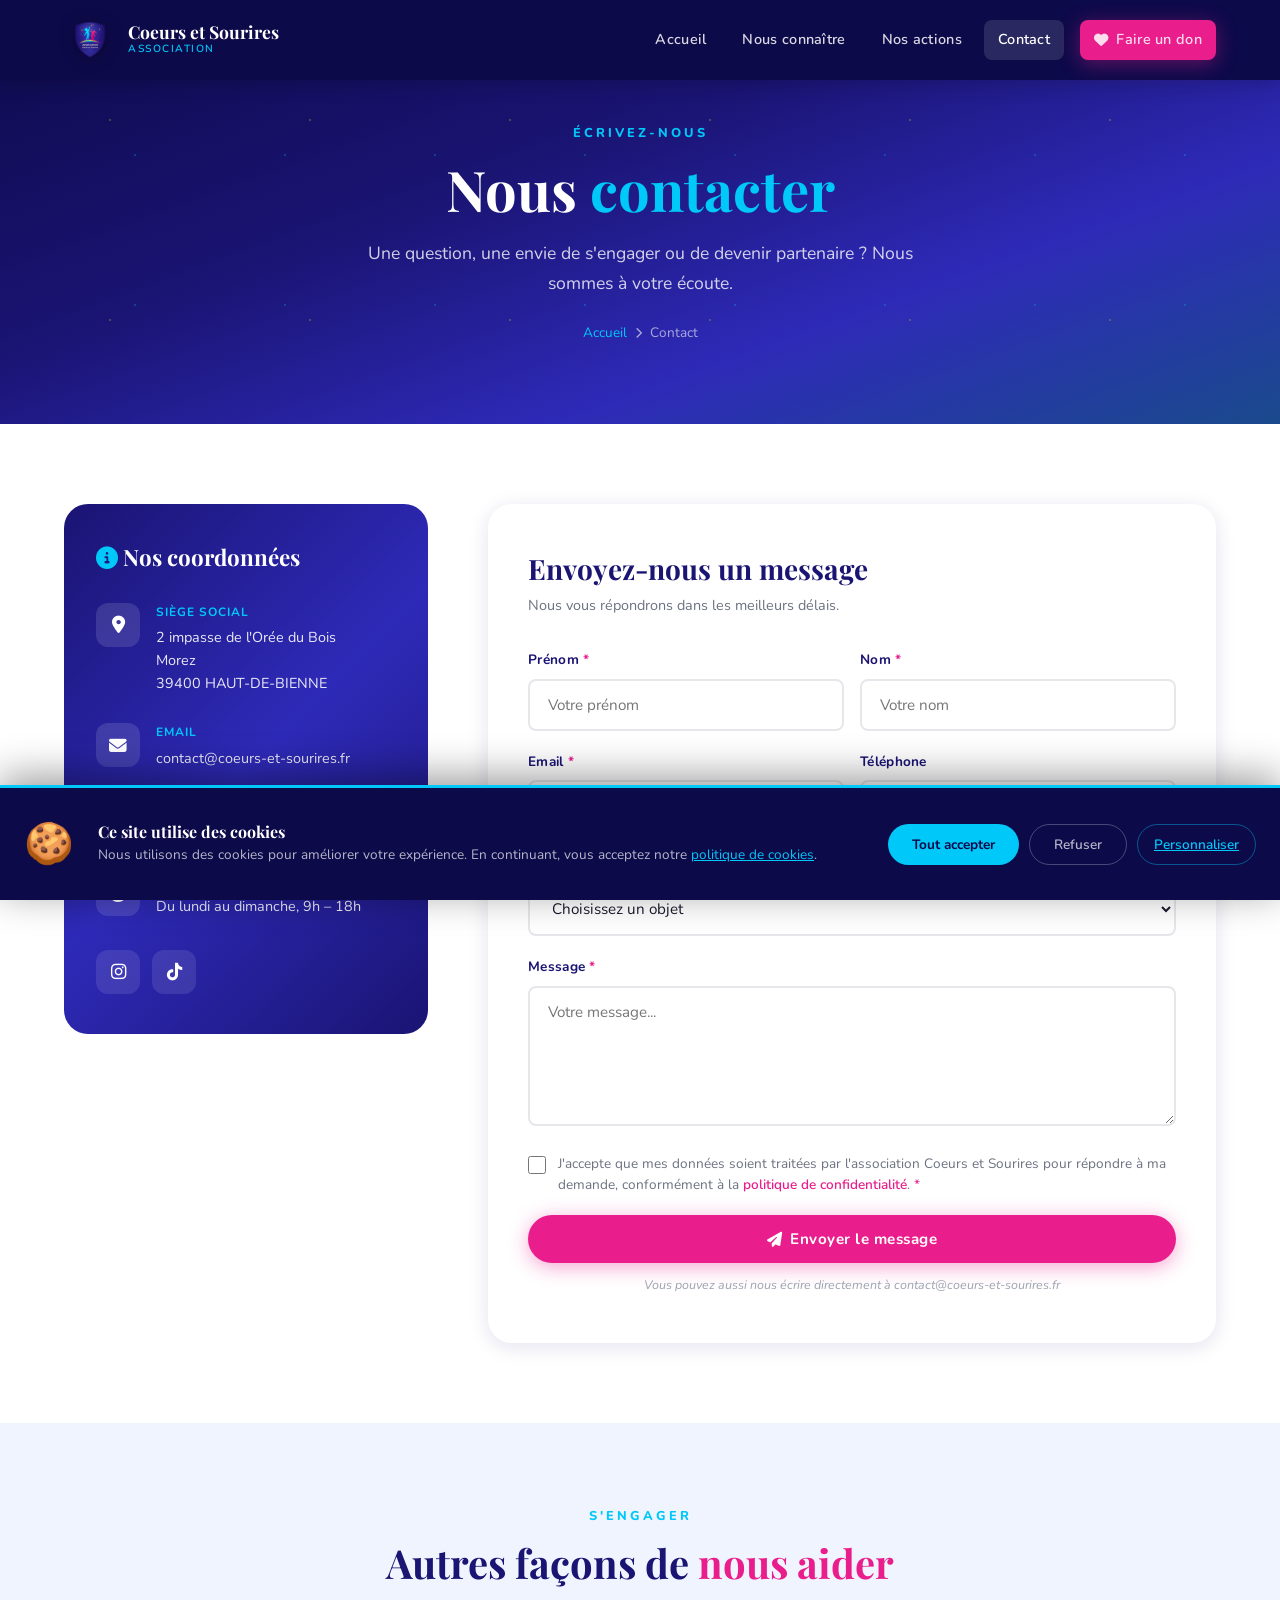
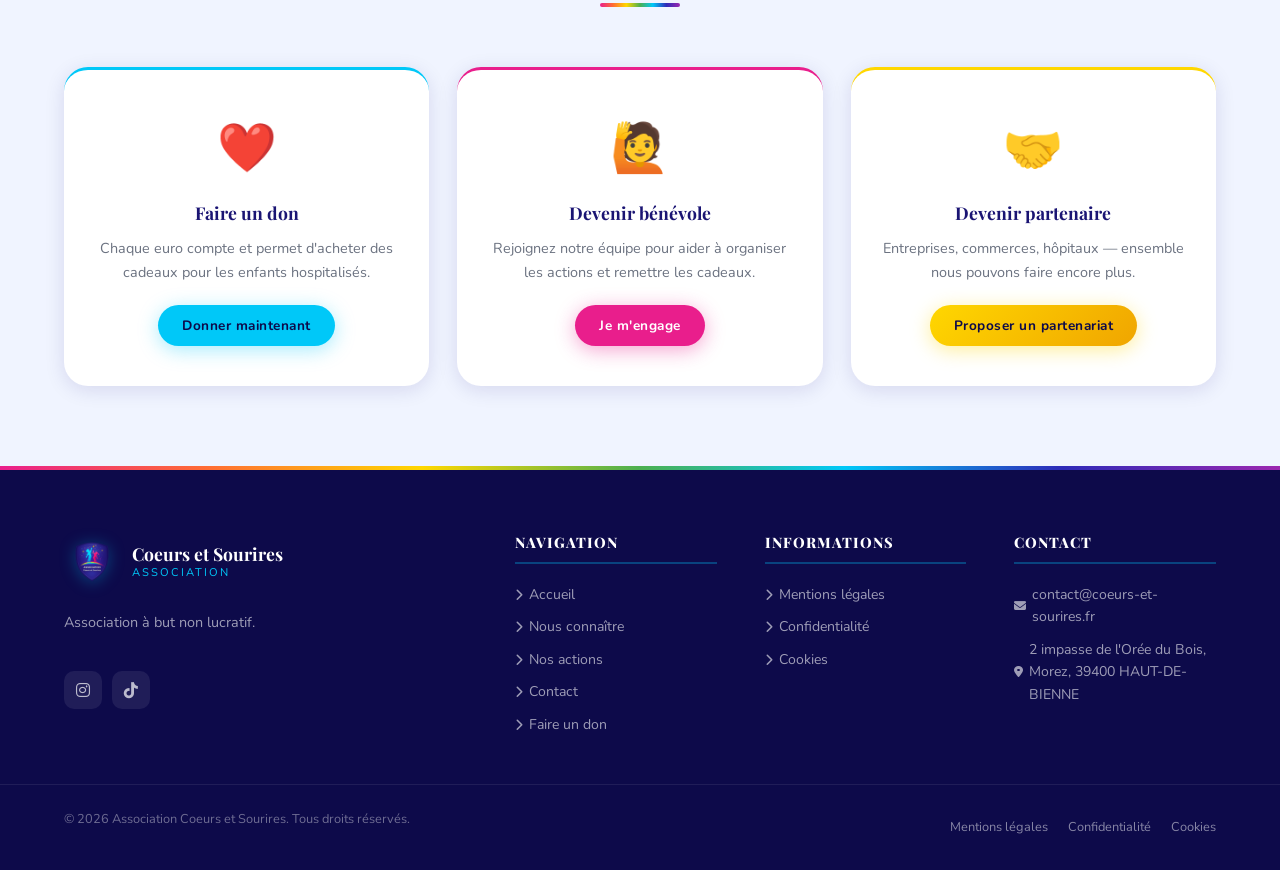
<file: contact.html>
<!DOCTYPE html>
<html lang="fr">
<head>
  <meta charset="UTF-8" />
  <meta name="viewport" content="width=device-width, initial-scale=1.0" />
  <meta name="description" content="Contactez l'association Coeurs et Sourires. Devenez bénévole, partenaire ou posez-nous vos questions." />
  <title>Contact – Association Coeurs et Sourires</title>
  <link rel="icon" type="image/png" href="images/logo.png" />
  <link rel="stylesheet" href="css/style.css" />
  <link rel="stylesheet" href="https://cdnjs.cloudflare.com/ajax/libs/font-awesome/6.5.0/css/all.min.css" />
</head>
<body>



  <nav class="navbar solid">
    <div class="nav-container">
      <a href="index.html" class="nav-logo">
        <img src="images/logo.png" alt="Logo Association Coeurs et Sourires" />
        <div class="nav-logo-text">
          <span class="nav-logo-name">Coeurs et Sourires</span>
          <span class="nav-logo-tagline">Association</span>
        </div>
      </a>
      <button class="nav-toggle" aria-label="Menu">
        <span></span><span></span><span></span>
      </button>
      <div class="nav-links">
        <a href="index.html">Accueil</a>
        <a href="nous-connaitre.html">Nous connaître</a>
        <a href="nos-actions.html">Nos actions</a>
        <a href="contact.html" class="active">Contact</a>
        <a href="faire-un-don.html" class="btn btn-primary btn-sm nav-cta">
          <i class="fas fa-heart"></i> Faire un don
        </a>
      </div>
    </div>
  </nav>

  <section class="page-hero">
    <div class="page-hero-stars"></div>
    <div class="container page-hero-content">
      <span class="section-label">Écrivez-nous</span>
      <h1 class="page-hero-title">Nous <span>contacter</span></h1>
      <p class="page-hero-desc">Une question, une envie de s'engager ou de devenir partenaire ? Nous sommes à votre écoute.</p>
      <nav class="breadcrumb" aria-label="Fil d'Ariane">
        <a href="index.html">Accueil</a>
        <i class="fas fa-chevron-right"></i>
        <span>Contact</span>
      </nav>
    </div>
  </section>

  <!-- ===== CONTACT SECTION ===== -->
  <section class="section">
    <div class="container">
      <div class="contact-grid">

        <!-- Info sidebar -->
        <div>
          <div class="contact-info-card fade-in">
            <h3><i class="fas fa-info-circle" style="color:var(--secondary)"></i> Nos coordonnées</h3>
            <div class="contact-info-item">
              <div class="contact-info-icon"><i class="fas fa-map-marker-alt"></i></div>
              <div class="contact-info-text">
                <div class="contact-info-label">Siège social</div>
                <div class="contact-info-value">2 impasse de l'Orée du Bois<br>Morez<br>39400 HAUT-DE-BIENNE</div>
              </div>
            </div>
            <div class="contact-info-item">
              <div class="contact-info-icon"><i class="fas fa-envelope"></i></div>
              <div class="contact-info-text">
                <div class="contact-info-label">Email</div>
                <div class="contact-info-value"><a href="mailto:contact@coeurs-et-sourires.fr" style="color:inherit">contact@coeurs-et-sourires.fr</a></div>
              </div>
            </div>
            <div class="contact-info-item">
              <div class="contact-info-icon"><i class="fas fa-phone"></i></div>
              <div class="contact-info-text">
                <div class="contact-info-label">Téléphone</div>
                <div class="contact-info-value"><a href="tel:+33784526643" style="color:inherit">07.84.52.66.43</a></div>
              </div>
            </div>
            <div class="contact-info-item">
              <div class="contact-info-icon"><i class="fas fa-clock"></i></div>
              <div class="contact-info-text">
                <div class="contact-info-label">Disponibilité</div>
                <div class="contact-info-value">Du lundi au dimanche, 9h – 18h</div>
              </div>
            </div>
            <div class="social-links">
              <!-- [PLACEHOLDER] Liens réseaux sociaux -->
              <a href="https://www.instagram.com/coeurs_et_sourires_officiel?igsh=eDV3M2d3M2FvdW54" target="_blank" rel="noopener noreferrer" class="social-link" aria-label="Instagram"><i class="fab fa-instagram"></i></a>
              <a href="https://www.tiktok.com/@coeursetsourires1?_r=1&amp;_t=ZN-96WfNX58x42" target="_blank" rel="noopener noreferrer" class="social-link" aria-label="TikTok"><i class="fab fa-tiktok"></i></a>
            </div>
          </div>
        </div>

        <!-- Contact form -->
        <div class="fade-in">
          <div style="background:white; border-radius:var(--radius-lg); padding:48px 40px; box-shadow:var(--shadow);">
            <h3 style="color:var(--primary); margin-bottom:8px;">Envoyez-nous un message</h3>
            <p style="color:var(--text-muted); font-size:0.9rem; margin-bottom:32px;">Nous vous répondrons dans les meilleurs délais.</p>
            <form id="contactForm" action="https://formspree.io/f/xykveple" method="POST">
              <div class="form-row">
                <div class="form-group">
                  <label class="form-label" for="prenom">Prénom <span>*</span></label>
                  <input type="text" id="prenom" name="prenom" class="form-input" placeholder="Votre prénom" required />
                </div>
                <div class="form-group">
                  <label class="form-label" for="nom">Nom <span>*</span></label>
                  <input type="text" id="nom" name="nom" class="form-input" placeholder="Votre nom" required />
                </div>
              </div>
              <div class="form-row">
                <div class="form-group">
                  <label class="form-label" for="email">Email <span>*</span></label>
                  <input type="email" id="email" name="email" class="form-input" placeholder="votre@email.fr" required />
                </div>
                <div class="form-group">
                  <label class="form-label" for="telephone">Téléphone</label>
                  <input type="tel" id="telephone" name="telephone" class="form-input" placeholder="06 XX XX XX XX" />
                </div>
              </div>
              <div class="form-group">
                <label class="form-label" for="sujet">Objet <span>*</span></label>
                <select id="sujet" name="sujet" class="form-select" required>
                  <option value="">Choisissez un objet</option>
                  <option value="don">Je souhaite faire un don</option>
                  <option value="benevole">Je souhaite devenir bénévole</option>
                  <option value="partenaire">Je souhaite devenir partenaire</option>
                  <option value="hopital">Partenariat hôpital / service pédiatrique</option>
                  <option value="presse">Contact presse / médias</option>
                  <option value="autre">Autre</option>
                </select>
              </div>
              <div class="form-group">
                <label class="form-label" for="message">Message <span>*</span></label>
                <textarea id="message" name="message" class="form-textarea" placeholder="Votre message..." required></textarea>
              </div>
              <div class="form-group">
                <label class="form-check">
                  <input type="checkbox" name="rgpd" required />
                  <span class="form-check-label">
                    J'accepte que mes données soient traitées par l'association Coeurs et Sourires pour répondre à ma demande, conformément à la <a href="politique-confidentialite.html">politique de confidentialité</a>. <span style="color:var(--pink)">*</span>
                  </span>
                </label>
              </div>
              <button type="submit" class="btn btn-primary" style="width:100%; justify-content:center;">
                <i class="fas fa-paper-plane"></i> Envoyer le message
              </button>
              <p style="font-size:0.78rem; color:var(--text-light); text-align:center; margin-top:12px;">
                <em>Vous pouvez aussi nous écrire directement à <a href="mailto:contact@coeurs-et-sourires.fr">contact@coeurs-et-sourires.fr</a></em>
              </p>
            </form>
          </div>
        </div>

      </div>
    </div>
  </section>

  <!-- ===== REJOINDRE L'ASSO ===== -->
  <section class="section bg-light">
    <div class="container">
      <div class="section-header">
        <span class="section-label">S'engager</span>
        <h2 class="section-title">Autres façons de <span>nous aider</span></h2>
        <div class="rainbow-bar"></div>
      </div>
      <div class="grid-3">
        <div style="background:white; border-radius:var(--radius-lg); padding:40px 28px; text-align:center; box-shadow:var(--shadow); border-top:3px solid var(--secondary);">
          <span style="font-size:3rem; display:block; margin-bottom:16px;">❤️</span>
          <h3 style="color:var(--primary); font-size:1.1rem; margin-bottom:12px;">Faire un don</h3>
          <p style="color:var(--text-muted); font-size:0.9rem; line-height:1.7; margin-bottom:20px;">Chaque euro compte et permet d'acheter des cadeaux pour les enfants hospitalisés.</p>
          <a href="faire-un-don.html" class="btn btn-secondary btn-sm">Donner maintenant</a>
        </div>
        <div style="background:white; border-radius:var(--radius-lg); padding:40px 28px; text-align:center; box-shadow:var(--shadow); border-top:3px solid var(--pink);">
          <span style="font-size:3rem; display:block; margin-bottom:16px;">🙋</span>
          <h3 style="color:var(--primary); font-size:1.1rem; margin-bottom:12px;">Devenir bénévole</h3>
          <p style="color:var(--text-muted); font-size:0.9rem; line-height:1.7; margin-bottom:20px;">Rejoignez notre équipe pour aider à organiser les actions et remettre les cadeaux.</p>
          <a href="#contactForm" class="btn btn-primary btn-sm">Je m'engage</a>
        </div>
        <div style="background:white; border-radius:var(--radius-lg); padding:40px 28px; text-align:center; box-shadow:var(--shadow); border-top:3px solid var(--gold);">
          <span style="font-size:3rem; display:block; margin-bottom:16px;">🤝</span>
          <h3 style="color:var(--primary); font-size:1.1rem; margin-bottom:12px;">Devenir partenaire</h3>
          <p style="color:var(--text-muted); font-size:0.9rem; line-height:1.7; margin-bottom:20px;">Entreprises, commerces, hôpitaux — ensemble nous pouvons faire encore plus.</p>
          <a href="#contactForm" class="btn btn-gold btn-sm">Proposer un partenariat</a>
        </div>
      </div>
    </div>
  </section>

  <!-- ===== FOOTER ===== -->
  <footer>
    <div class="footer-rainbow"></div>
    <div class="footer-top">
      <div class="container">
        <div class="footer-grid">
          <div class="footer-brand">
            <div class="footer-logo">
              <img src="images/logo.png" alt="Coeurs et Sourires" />
              <div>
                <div class="footer-logo-text">Coeurs et Sourires</div>
                <div class="footer-logo-sub">Association</div>
              </div>
            </div>
            <p class="footer-desc">Association à but non lucratif.</p>
            <div class="footer-social">
              <a href="https://www.instagram.com/coeurs_et_sourires_officiel?igsh=eDV3M2d3M2FvdW54" target="_blank" rel="noopener noreferrer" class="footer-social-link" aria-label="Instagram"><i class="fab fa-instagram"></i></a>
              <a href="https://www.tiktok.com/@coeursetsourires1?_r=1&amp;_t=ZN-96WfNX58x42" target="_blank" rel="noopener noreferrer" class="footer-social-link" aria-label="TikTok"><i class="fab fa-tiktok"></i></a>
            </div>
          </div>
          <div class="footer-col">
            <h4>Navigation</h4>
            <ul class="footer-links">
              <li><a href="index.html"><i class="fas fa-chevron-right"></i> Accueil</a></li>
              <li><a href="nous-connaitre.html"><i class="fas fa-chevron-right"></i> Nous connaître</a></li>
              <li><a href="nos-actions.html"><i class="fas fa-chevron-right"></i> Nos actions</a></li>
              <li><a href="contact.html"><i class="fas fa-chevron-right"></i> Contact</a></li>
              <li><a href="faire-un-don.html"><i class="fas fa-chevron-right"></i> Faire un don</a></li>
            </ul>
          </div>
          <div class="footer-col">
            <h4>Informations</h4>
            <ul class="footer-links">
              <li><a href="mentions-legales.html"><i class="fas fa-chevron-right"></i> Mentions légales</a></li>
              <li><a href="politique-confidentialite.html"><i class="fas fa-chevron-right"></i> Confidentialité</a></li>
              <li><a href="politique-cookies.html"><i class="fas fa-chevron-right"></i> Cookies</a></li>
            </ul>
          </div>
          <div class="footer-col">
            <h4>Contact</h4>
            <ul class="footer-links">
              <li><a href="mailto:contact@coeurs-et-sourires.fr"><i class="fas fa-envelope"></i> contact@coeurs-et-sourires.fr</a></li>
              <li><a href="#"><i class="fas fa-map-marker-alt"></i> 2 impasse de l'Orée du Bois, Morez, 39400 HAUT-DE-BIENNE</a></li>
            </ul>
          </div>
        </div>
      </div>
    </div>
    <div class="footer-bottom">
      <div class="container">
        <div class="footer-bottom-content">
          <p class="footer-copyright">© 2026 Association Coeurs et Sourires. Tous droits réservés.</p>
          <div class="footer-legal-links">
            <a href="mentions-legales.html">Mentions légales</a>
            <a href="politique-confidentialite.html">Confidentialité</a>
            <a href="politique-cookies.html">Cookies</a>
          </div>
        </div>
      </div>
    </div>
  </footer>

  <div class="cookie-banner" id="cookieBanner">
    <div class="cookie-icon">🍪</div>
    <div class="cookie-text">
      <h4>Ce site utilise des cookies</h4>
      <p>Nous utilisons des cookies pour améliorer votre expérience. En continuant, vous acceptez notre <a href="politique-cookies.html">politique de cookies</a>.</p>
    </div>
    <div class="cookie-actions">
      <button class="btn-cookie-accept" id="cookieAccept">Tout accepter</button>
      <button class="btn-cookie-refuse" id="cookieRefuse">Refuser</button>
      <button class="btn-cookie-settings" id="cookieSettings">Personnaliser</button>
    </div>
  </div>

  <button id="backTop" aria-label="Retour en haut" style="position:fixed;bottom:32px;right:32px;width:48px;height:48px;border-radius:50%;background:var(--pink);color:#fff;border:none;cursor:pointer;display:flex;align-items:center;justify-content:center;font-size:1.1rem;box-shadow:0 4px 20px rgba(233,30,140,0.4);opacity:0;transition:opacity 0.3s;z-index:999">
    <i class="fas fa-chevron-up"></i>
  </button>

  <script src="js/main.js"></script>
</body>
</html>
</file>
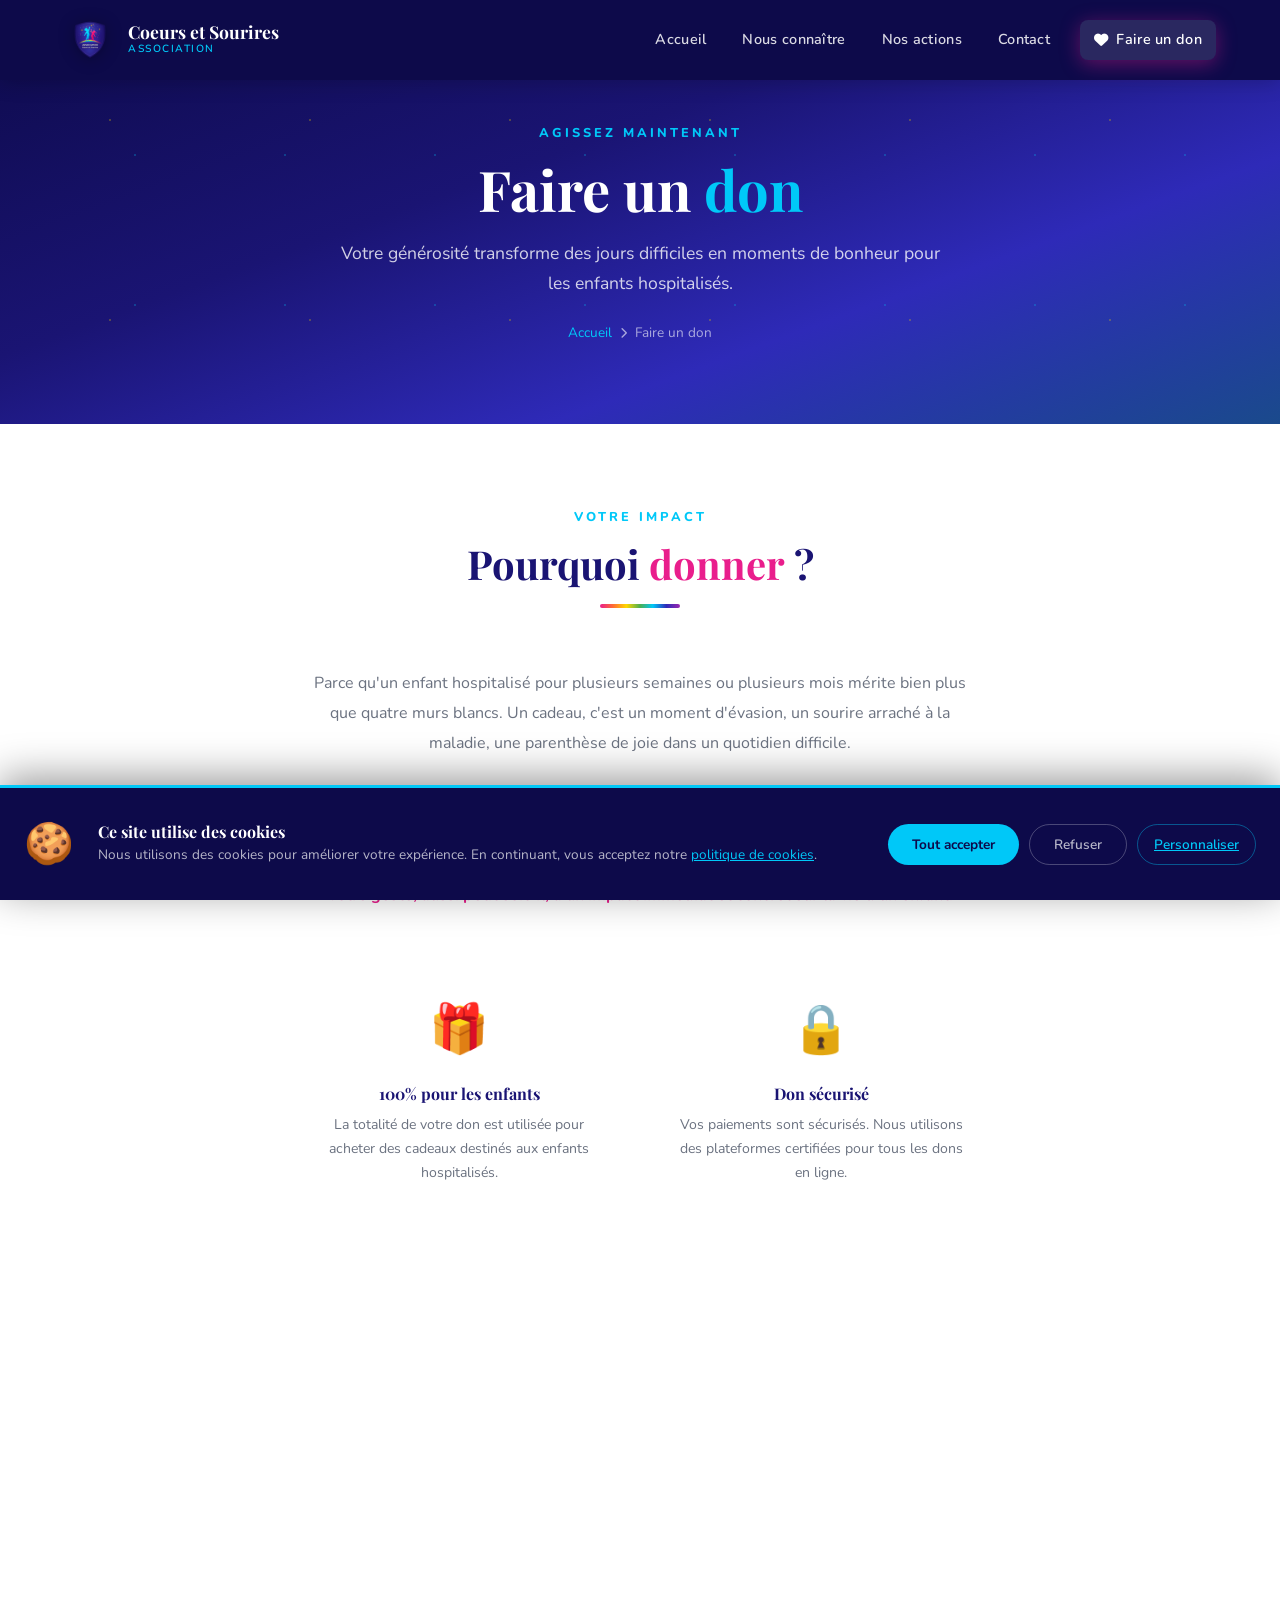
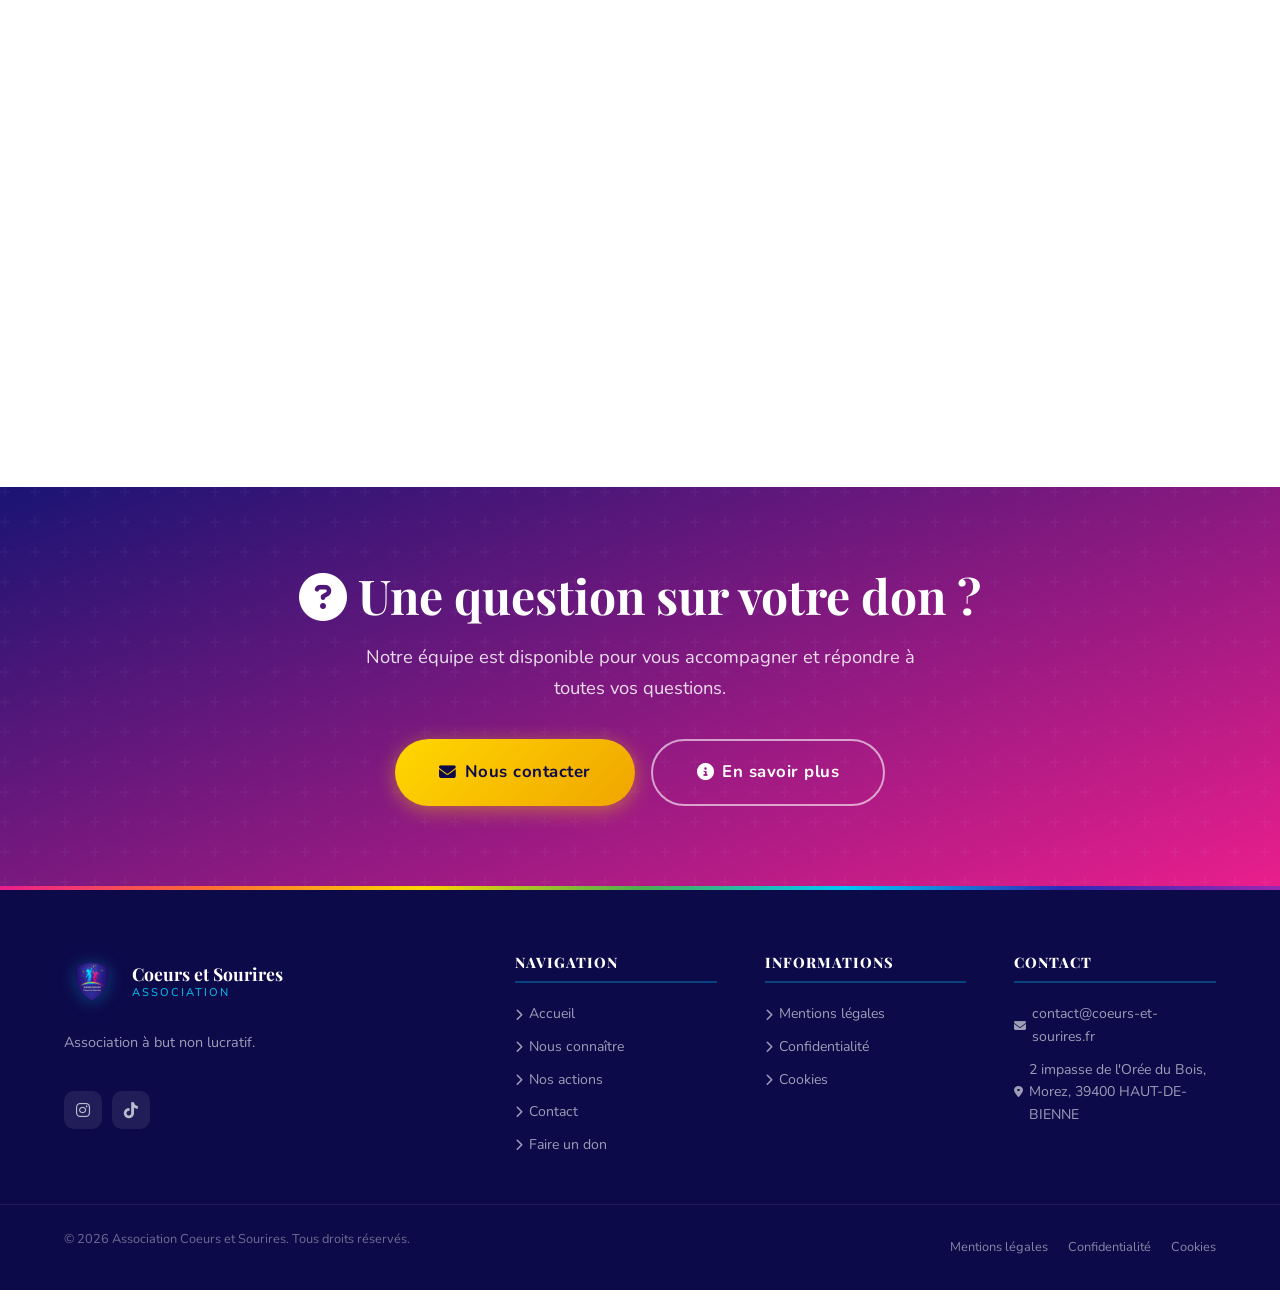
<file: faire-un-don.html>
<!DOCTYPE html>
<html lang="fr">
<head>
  <meta charset="UTF-8" />
  <meta name="viewport" content="width=device-width, initial-scale=1.0" />
  <meta name="description" content="Faites un don à l'association Coeurs et Sourires et offrez un sourire à un enfant hospitalisé. Don sécurisé en ligne." />
  <title>Faire un don – Association Coeurs et Sourires</title>
  <link rel="icon" type="image/png" href="images/logo.png" />
  <link rel="stylesheet" href="css/style.css" />
  <link rel="stylesheet" href="https://cdnjs.cloudflare.com/ajax/libs/font-awesome/6.5.0/css/all.min.css" />
</head>
<body>



  <nav class="navbar solid">
    <div class="nav-container">
      <a href="index.html" class="nav-logo">
        <img src="images/logo.png" alt="Logo Association Coeurs et Sourires" />
        <div class="nav-logo-text">
          <span class="nav-logo-name">Coeurs et Sourires</span>
          <span class="nav-logo-tagline">Association</span>
        </div>
      </a>
      <button class="nav-toggle" aria-label="Menu">
        <span></span><span></span><span></span>
      </button>
      <div class="nav-links">
        <a href="index.html">Accueil</a>
        <a href="nous-connaitre.html">Nous connaître</a>
        <a href="nos-actions.html">Nos actions</a>
        <a href="contact.html">Contact</a>
        <a href="faire-un-don.html" class="btn btn-primary btn-sm nav-cta active">
          <i class="fas fa-heart"></i> Faire un don
        </a>
      </div>
    </div>
  </nav>

  <!-- ===== PAGE HERO ===== -->
  <section class="page-hero">
    <div class="page-hero-stars"></div>
    <div class="container page-hero-content">
      <span class="section-label">Agissez maintenant</span>
      <h1 class="page-hero-title">Faire un <span>don</span></h1>
      <p class="page-hero-desc">Votre générosité transforme des jours difficiles en moments de bonheur pour les enfants hospitalisés.</p>
      <nav class="breadcrumb" aria-label="Fil d'Ariane">
        <a href="index.html">Accueil</a>
        <i class="fas fa-chevron-right"></i>
        <span>Faire un don</span>
      </nav>
    </div>
  </section>

  <!-- ===== POURQUOI DONNER ===== -->
  <section class="section" style="padding-bottom: 16px;">
    <div class="container">
      <div class="section-header">
        <span class="section-label">Votre impact</span>
        <h2 class="section-title">Pourquoi <span>donner</span>&nbsp;?</h2>
        <div class="rainbow-bar"></div>
      </div>
      <p style="text-align:center; color:var(--text-muted); font-size:1rem; line-height:1.9; max-width:680px; margin:0 auto 48px;">
        Parce qu'un enfant hospitalisé pour plusieurs semaines ou plusieurs mois mérite bien plus que quatre murs blancs. Un cadeau, c'est un moment d'évasion, un sourire arraché à la maladie, une parenthèse de joie dans un quotidien difficile.<br><br>
        Chez <strong style="color:var(--primary)">Coeurs et Sourires</strong>, 100&nbsp;% des dons servent à acheter et offrir des cadeaux soigneusement choisis, remis directement aux enfants en lien avec les équipes soignantes.<br><br>
        <strong style="color:var(--pink)">Votre geste, aussi petit soit-il, a un impact immédiat et concret sur la vie d'un enfant.</strong>
      </p>
      <div class="grid-2" style="max-width:700px; margin-left:auto; margin-right:auto;">
        <div style="text-align:center; padding:32px 20px;">
          <span style="font-size:3rem; display:block; margin-bottom:16px;">🎁</span>
          <h3 style="color:var(--primary); font-size:1rem; margin-bottom:10px;">100% pour les enfants</h3>
          <p style="color:var(--text-muted); font-size:0.88rem; line-height:1.7;">La totalité de votre don est utilisée pour acheter des cadeaux destinés aux enfants hospitalisés.</p>
        </div>
        <div style="text-align:center; padding:32px 20px;">
          <span style="font-size:3rem; display:block; margin-bottom:16px;">🔒</span>
          <h3 style="color:var(--primary); font-size:1rem; margin-bottom:10px;">Don sécurisé</h3>
          <p style="color:var(--text-muted); font-size:0.88rem; line-height:1.7;">Vos paiements sont sécurisés. Nous utilisons des plateformes certifiées pour tous les dons en ligne.</p>
        </div>
      </div>
    </div>
  </section>

  <!-- ===== WIDGET DON ===== -->
  <section class="section" style="padding-top: 16px;">
    <div class="container-sm">

      <!-- Widget HelloAsso — hauteur auto-ajustée via postMessage -->
      <iframe id="haWidget" allowtransparency="true" scrolling="auto"
        src="https://www.helloasso.com/associations/c-urs-et-sourires/formulaires/2/widget"
        style="width: 100%; height: 750px; border: none;"></iframe>
      <script>
        (function() {
          // Mémoriser la position absolue du widget dès le chargement (scroll = 0)
          var widgetAbsoluteTop = null;

          window.addEventListener('DOMContentLoaded', function() {
            var widget = document.getElementById('haWidget');
            if (widget) {
              widgetAbsoluteTop = widget.getBoundingClientRect().top + window.pageYOffset;
            }
          });

          window.addEventListener('message', function(e) {
            if (e.data && e.data.height) {
              var widget = document.getElementById('haWidget');
              if (widget) {
                var newHeight = parseInt(e.data.height, 10);
                var currentHeight = parseInt(widget.style.height, 10) || 750;
                widget.style.height = newHeight + 'px';

                // Si le widget rétrécit, remonter au début du widget (sous la navbar)
                if (newHeight < currentHeight) {
                  var navbar = document.querySelector('.navbar');
                  var navH = navbar ? navbar.offsetHeight : 60;
                  var top = (widgetAbsoluteTop !== null ? widgetAbsoluteTop : widget.getBoundingClientRect().top + window.pageYOffset);
                  window.scrollTo({ top: top - navH - 16, behavior: 'smooth' });
                }
              }
            }
          });
        })();
      </script>

    </div>
  </section>

  <!-- ===== CTA CONTACT ===== -->
  <section class="section cta-donate">
    <div class="container">
      <h2 class="cta-donate-title fade-in"><i class="fas fa-question-circle"></i> Une question sur votre don&nbsp;?</h2>
      <p class="cta-donate-desc fade-in">Notre équipe est disponible pour vous accompagner et répondre à toutes vos questions.</p>
      <div class="cta-donate-actions fade-in">
        <a href="contact.html" class="btn btn-gold btn-lg"><i class="fas fa-envelope"></i> Nous contacter</a>
        <a href="nous-connaitre.html" class="btn btn-outline btn-lg"><i class="fas fa-info-circle"></i> En savoir plus</a>
      </div>
    </div>
  </section>

  <!-- ===== FOOTER ===== -->
  <footer>
    <div class="footer-rainbow"></div>
    <div class="footer-top">
      <div class="container">
        <div class="footer-grid">
          <div class="footer-brand">
            <div class="footer-logo">
              <img src="images/logo.png" alt="Coeurs et Sourires" />
              <div>
                <div class="footer-logo-text">Coeurs et Sourires</div>
                <div class="footer-logo-sub">Association</div>
              </div>
            </div>
            <p class="footer-desc">Association à but non lucratif.</p>
            <div class="footer-social">
              <a href="https://www.instagram.com/coeurs_et_sourires_officiel?igsh=eDV3M2d3M2FvdW54" target="_blank" rel="noopener noreferrer" class="footer-social-link" aria-label="Instagram"><i class="fab fa-instagram"></i></a>
              <a href="https://www.tiktok.com/@coeursetsourires1?_r=1&amp;_t=ZN-96WfNX58x42" target="_blank" rel="noopener noreferrer" class="footer-social-link" aria-label="TikTok"><i class="fab fa-tiktok"></i></a>
            </div>
          </div>
          <div class="footer-col">
            <h4>Navigation</h4>
            <ul class="footer-links">
              <li><a href="index.html"><i class="fas fa-chevron-right"></i> Accueil</a></li>
              <li><a href="nous-connaitre.html"><i class="fas fa-chevron-right"></i> Nous connaître</a></li>
              <li><a href="nos-actions.html"><i class="fas fa-chevron-right"></i> Nos actions</a></li>
              <li><a href="contact.html"><i class="fas fa-chevron-right"></i> Contact</a></li>
              <li><a href="faire-un-don.html"><i class="fas fa-chevron-right"></i> Faire un don</a></li>
            </ul>
          </div>
          <div class="footer-col">
            <h4>Informations</h4>
            <ul class="footer-links">
              <li><a href="mentions-legales.html"><i class="fas fa-chevron-right"></i> Mentions légales</a></li>
              <li><a href="politique-confidentialite.html"><i class="fas fa-chevron-right"></i> Confidentialité</a></li>
              <li><a href="politique-cookies.html"><i class="fas fa-chevron-right"></i> Cookies</a></li>
            </ul>
          </div>
          <div class="footer-col">
            <h4>Contact</h4>
            <ul class="footer-links">
              <li><a href="mailto:contact@coeurs-et-sourires.fr"><i class="fas fa-envelope"></i> contact@coeurs-et-sourires.fr</a></li>
              <li><a href="#"><i class="fas fa-map-marker-alt"></i> 2 impasse de l'Orée du Bois, Morez, 39400 HAUT-DE-BIENNE</a></li>
            </ul>
          </div>
        </div>
      </div>
    </div>
    <div class="footer-bottom">
      <div class="container">
        <div class="footer-bottom-content">
          <p class="footer-copyright">© 2026 Association Coeurs et Sourires. Tous droits réservés.</p>
          <div class="footer-legal-links">
            <a href="mentions-legales.html">Mentions légales</a>
            <a href="politique-confidentialite.html">Confidentialité</a>
            <a href="politique-cookies.html">Cookies</a>
          </div>
        </div>
      </div>
    </div>
  </footer>

  <div class="cookie-banner" id="cookieBanner">
    <div class="cookie-icon">🍪</div>
    <div class="cookie-text">
      <h4>Ce site utilise des cookies</h4>
      <p>Nous utilisons des cookies pour améliorer votre expérience. En continuant, vous acceptez notre <a href="politique-cookies.html">politique de cookies</a>.</p>
    </div>
    <div class="cookie-actions">
      <button class="btn-cookie-accept" id="cookieAccept">Tout accepter</button>
      <button class="btn-cookie-refuse" id="cookieRefuse">Refuser</button>
      <button class="btn-cookie-settings" id="cookieSettings">Personnaliser</button>
    </div>
  </div>

  <button id="backTop" aria-label="Retour en haut" style="position:fixed;bottom:32px;right:32px;width:48px;height:48px;border-radius:50%;background:var(--pink);color:#fff;border:none;cursor:pointer;display:flex;align-items:center;justify-content:center;font-size:1.1rem;box-shadow:0 4px 20px rgba(233,30,140,0.4);opacity:0;transition:opacity 0.3s;z-index:999">
    <i class="fas fa-chevron-up"></i>
  </button>

  <script src="js/main.js"></script>
</body>
</html>
</file>
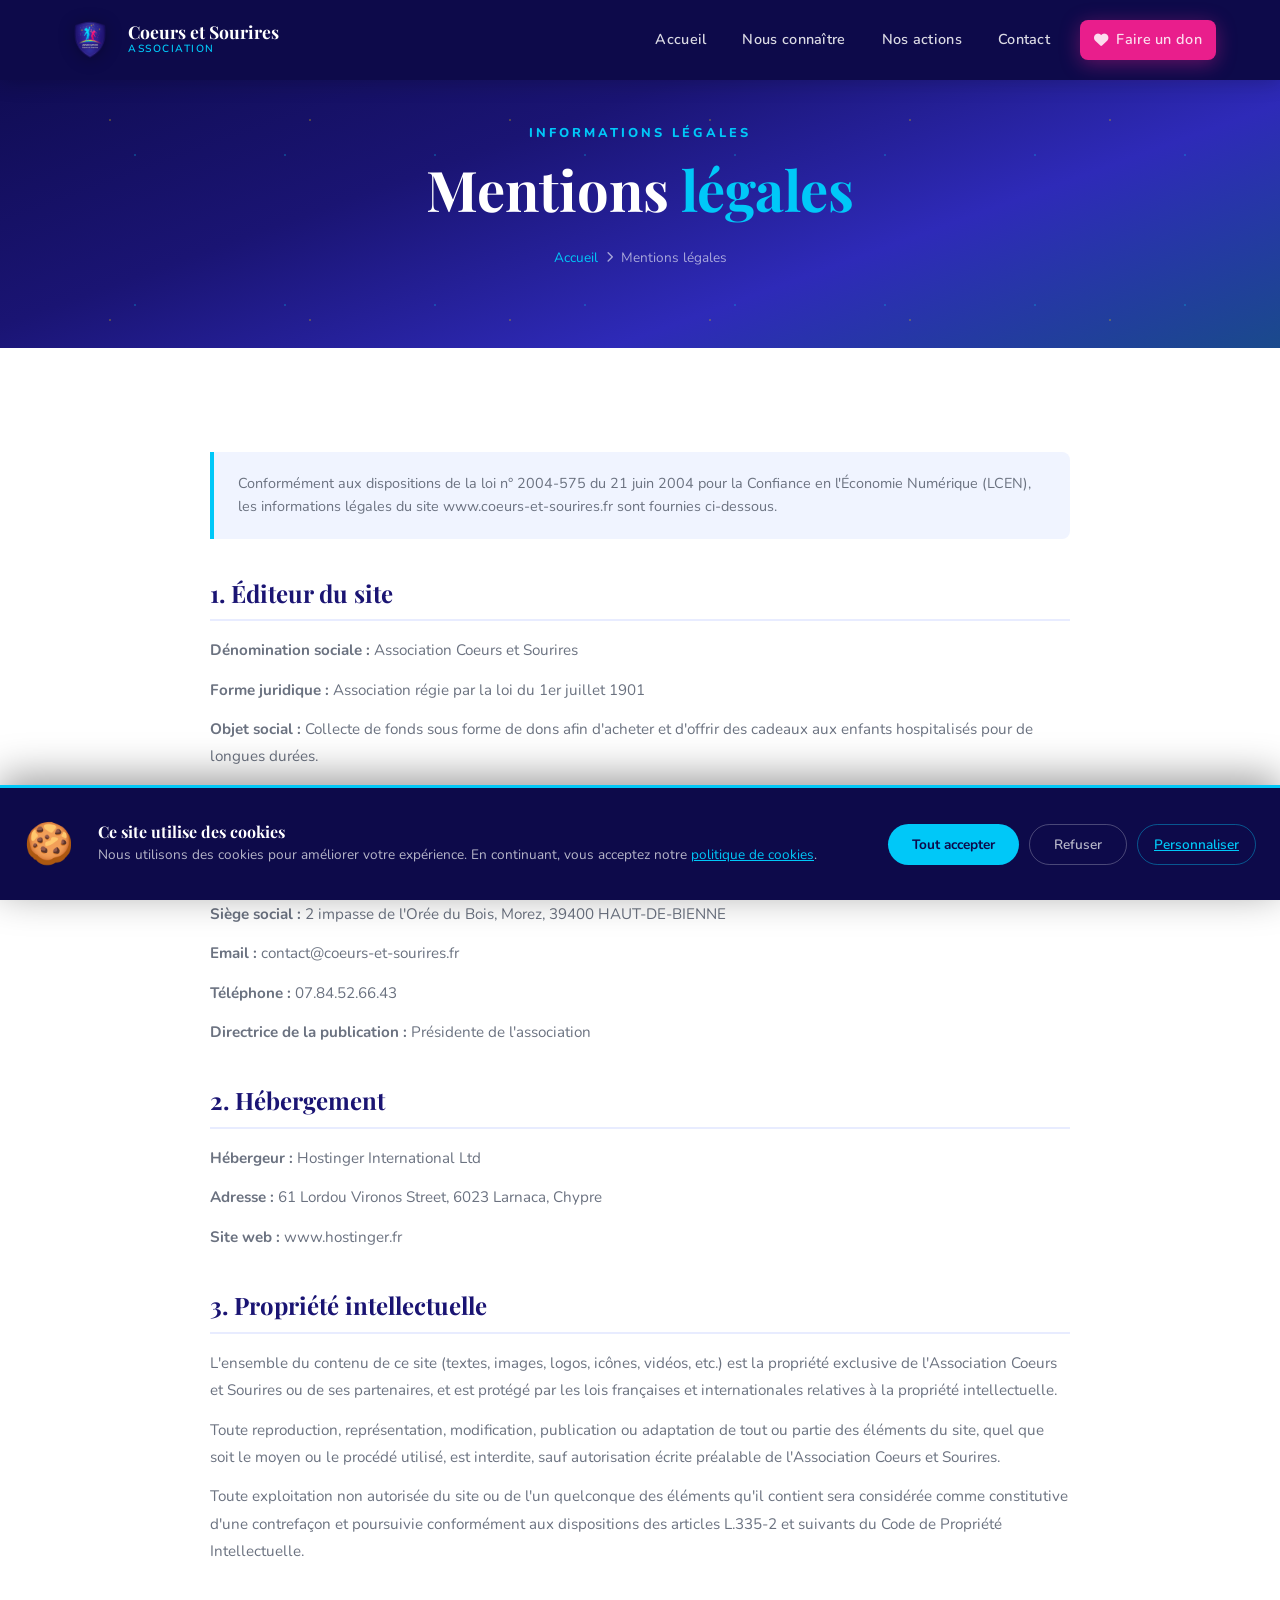
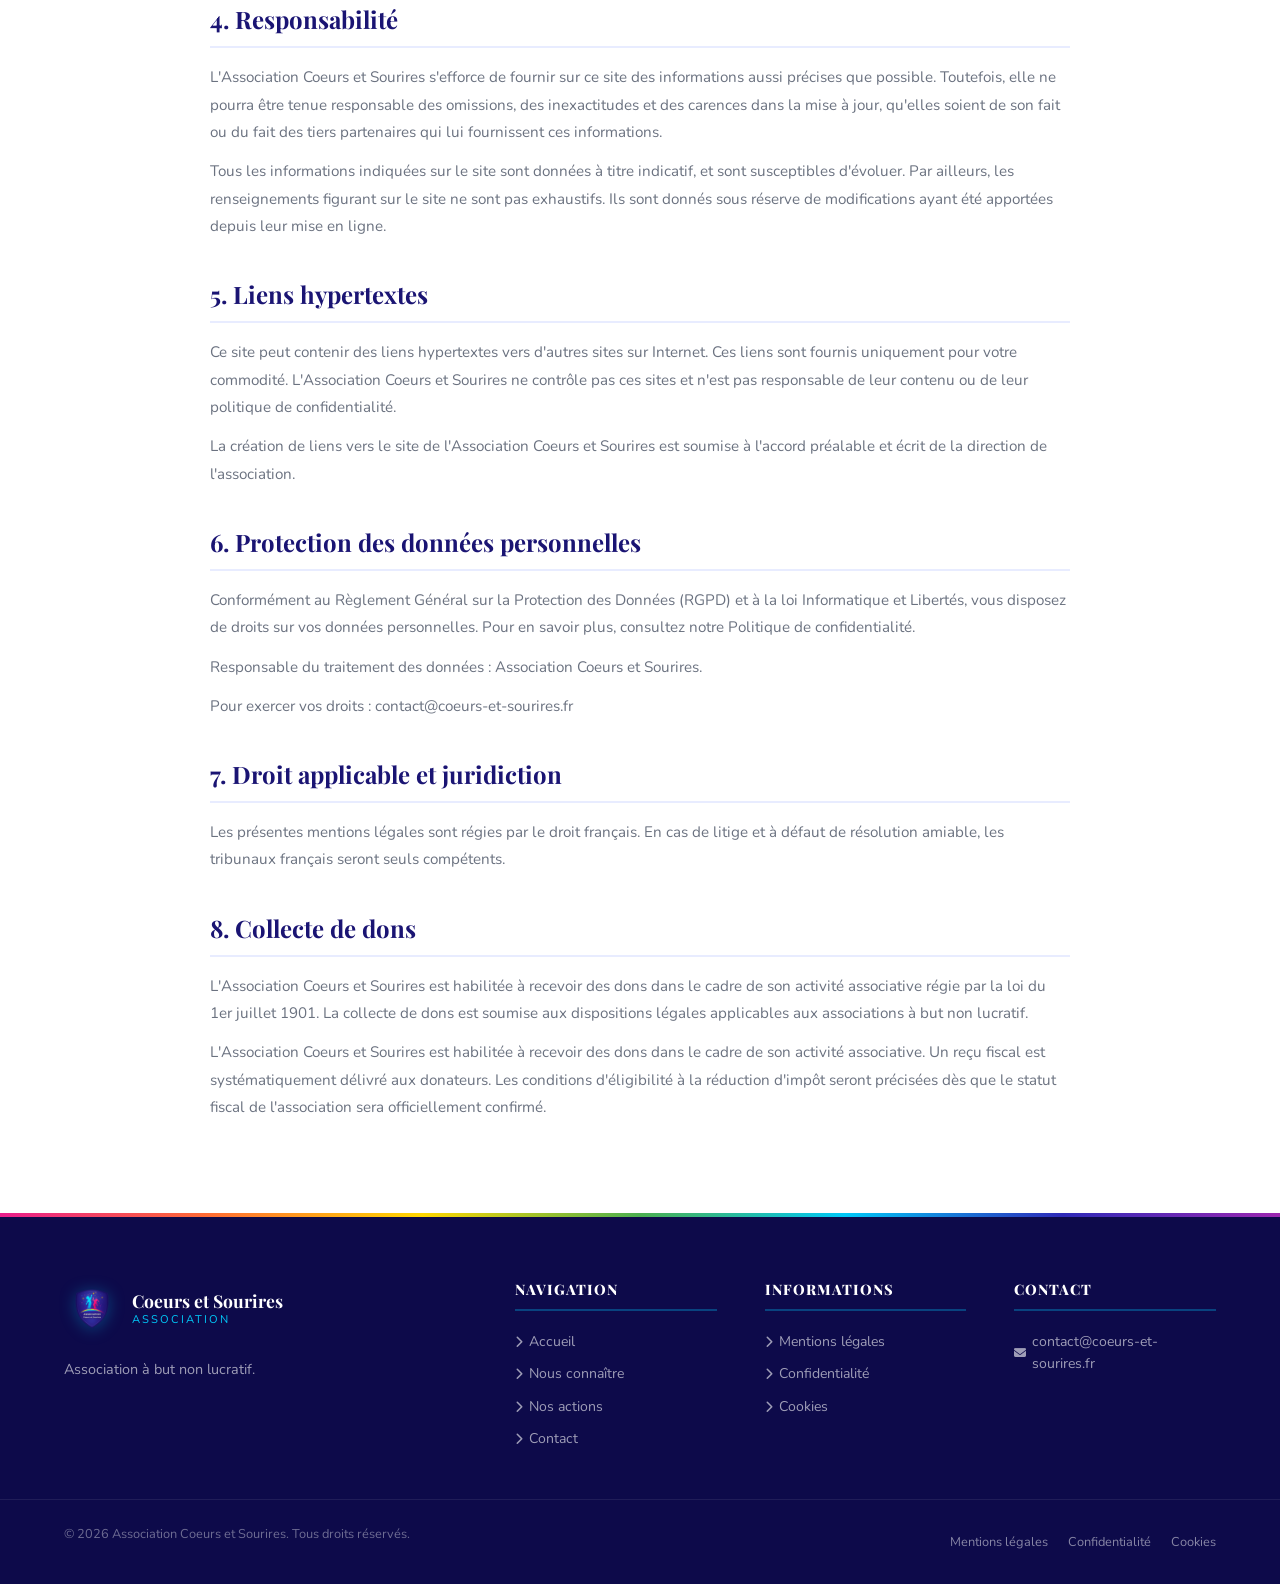
<file: mentions-legales.html>
<!DOCTYPE html>
<html lang="fr">
<head>
  <meta charset="UTF-8" />
  <meta name="viewport" content="width=device-width, initial-scale=1.0" />
  <meta name="description" content="Mentions légales de l'association Coeurs et Sourires." />
  <title>Mentions légales – Association Coeurs et Sourires</title>
  <link rel="icon" type="image/png" href="images/logo.png" />
  <link rel="stylesheet" href="css/style.css" />
  <link rel="stylesheet" href="https://cdnjs.cloudflare.com/ajax/libs/font-awesome/6.5.0/css/all.min.css" />
</head>
<body>

  <nav class="navbar solid">
    <div class="nav-container">
      <a href="index.html" class="nav-logo">
        <img src="images/logo.png" alt="Logo Association Coeurs et Sourires" />
        <div class="nav-logo-text">
          <span class="nav-logo-name">Coeurs et Sourires</span>
          <span class="nav-logo-tagline">Association</span>
        </div>
      </a>
      <button class="nav-toggle" aria-label="Menu">
        <span></span><span></span><span></span>
      </button>
      <div class="nav-links">
        <a href="index.html">Accueil</a>
        <a href="nous-connaitre.html">Nous connaître</a>
        <a href="nos-actions.html">Nos actions</a>
        <a href="contact.html">Contact</a>
        <a href="faire-un-don.html" class="btn btn-primary btn-sm nav-cta">
          <i class="fas fa-heart"></i> Faire un don
        </a>
      </div>
    </div>
  </nav>

  <section class="page-hero">
    <div class="page-hero-stars"></div>
    <div class="container page-hero-content">
      <span class="section-label">Informations légales</span>
      <h1 class="page-hero-title">Mentions <span>légales</span></h1>
      <nav class="breadcrumb" aria-label="Fil d'Ariane">
        <a href="index.html">Accueil</a>
        <i class="fas fa-chevron-right"></i>
        <span>Mentions légales</span>
      </nav>
    </div>
  </section>

  <section class="section">
    <div class="container">
      <div class="legal-content">

        <div class="legal-info-box">
          Conformément aux dispositions de la loi n° 2004-575 du 21 juin 2004 pour la Confiance en l'Économie Numérique (LCEN), les informations légales du site www.coeurs-et-sourires.fr sont fournies ci-dessous.
          <!-- [PLACEHOLDER] URL du site à confirmer -->
        </div>

        <h2>1. Éditeur du site</h2>
        <p><strong>Dénomination sociale :</strong> Association Coeurs et Sourires</p>
        <p><strong>Forme juridique :</strong> Association régie par la loi du 1er juillet 1901</p>
        <p><strong>Objet social :</strong> Collecte de fonds sous forme de dons afin d'acheter et d'offrir des cadeaux aux enfants hospitalisés pour de longues durées.</p>
        <!-- [PLACEHOLDER] Numéro RNA, SIRET, date de création -->
        <p><strong>Numéro RNA :</strong> W393004933</p>
        <p><strong>Numéro SIRET :</strong> En cours d'attribution</p>
        <p><strong>Date de création :</strong> 17 avril 2026</p>
        <!-- [PLACEHOLDER] Adresse du siège social -->
        <p><strong>Siège social :</strong> 2 impasse de l'Orée du Bois, Morez, 39400 HAUT-DE-BIENNE</p>
        <!-- [PLACEHOLDER] Email et téléphone -->
        <p><strong>Email :</strong> <a href="mailto:contact@coeurs-et-sourires.fr">contact@coeurs-et-sourires.fr</a></p>
        <p><strong>Téléphone :</strong> 07.84.52.66.43</p>
        <p><strong>Directrice de la publication :</strong> Présidente de l'association</p>

        <h2>2. Hébergement</h2>
        <p><strong>Hébergeur :</strong> Hostinger International Ltd</p>
        <p><strong>Adresse :</strong> 61 Lordou Vironos Street, 6023 Larnaca, Chypre</p>
        <p><strong>Site web :</strong> <a href="https://www.hostinger.fr" target="_blank" rel="noopener">www.hostinger.fr</a></p>

        <h2>3. Propriété intellectuelle</h2>
        <p>L'ensemble du contenu de ce site (textes, images, logos, icônes, vidéos, etc.) est la propriété exclusive de l'Association Coeurs et Sourires ou de ses partenaires, et est protégé par les lois françaises et internationales relatives à la propriété intellectuelle.</p>
        <p>Toute reproduction, représentation, modification, publication ou adaptation de tout ou partie des éléments du site, quel que soit le moyen ou le procédé utilisé, est interdite, sauf autorisation écrite préalable de l'Association Coeurs et Sourires.</p>
        <p>Toute exploitation non autorisée du site ou de l'un quelconque des éléments qu'il contient sera considérée comme constitutive d'une contrefaçon et poursuivie conformément aux dispositions des articles L.335-2 et suivants du Code de Propriété Intellectuelle.</p>

        <h2>4. Responsabilité</h2>
        <p>L'Association Coeurs et Sourires s'efforce de fournir sur ce site des informations aussi précises que possible. Toutefois, elle ne pourra être tenue responsable des omissions, des inexactitudes et des carences dans la mise à jour, qu'elles soient de son fait ou du fait des tiers partenaires qui lui fournissent ces informations.</p>
        <p>Tous les informations indiquées sur le site sont données à titre indicatif, et sont susceptibles d'évoluer. Par ailleurs, les renseignements figurant sur le site ne sont pas exhaustifs. Ils sont donnés sous réserve de modifications ayant été apportées depuis leur mise en ligne.</p>

        <h2>5. Liens hypertextes</h2>
        <p>Ce site peut contenir des liens hypertextes vers d'autres sites sur Internet. Ces liens sont fournis uniquement pour votre commodité. L'Association Coeurs et Sourires ne contrôle pas ces sites et n'est pas responsable de leur contenu ou de leur politique de confidentialité.</p>
        <p>La création de liens vers le site de l'Association Coeurs et Sourires est soumise à l'accord préalable et écrit de la direction de l'association.</p>

        <h2>6. Protection des données personnelles</h2>
        <p>Conformément au Règlement Général sur la Protection des Données (RGPD) et à la loi Informatique et Libertés, vous disposez de droits sur vos données personnelles. Pour en savoir plus, consultez notre <a href="politique-confidentialite.html">Politique de confidentialité</a>.</p>
        <p>Responsable du traitement des données : Association Coeurs et Sourires.</p>
        <!-- [PLACEHOLDER] Email DPO si applicable -->
        <p>Pour exercer vos droits : <a href="mailto:contact@coeurs-et-sourires.fr">contact@coeurs-et-sourires.fr</a></p>

        <h2>7. Droit applicable et juridiction</h2>
        <p>Les présentes mentions légales sont régies par le droit français. En cas de litige et à défaut de résolution amiable, les tribunaux français seront seuls compétents.</p>

        <h2>8. Collecte de dons</h2>
        <p>L'Association Coeurs et Sourires est habilitée à recevoir des dons dans le cadre de son activité associative régie par la loi du 1er juillet 1901. La collecte de dons est soumise aux dispositions légales applicables aux associations à but non lucratif.</p>
        <p>L'Association Coeurs et Sourires est habilitée à recevoir des dons dans le cadre de son activité associative. Un reçu fiscal est systématiquement délivré aux donateurs. Les conditions d'éligibilité à la réduction d'impôt seront précisées dès que le statut fiscal de l'association sera officiellement confirmé.</p>

      </div>
    </div>
  </section>

  <footer>
    <div class="footer-rainbow"></div>
    <div class="footer-top">
      <div class="container">
        <div class="footer-grid">
          <div class="footer-brand">
            <div class="footer-logo">
              <img src="images/logo.png" alt="Coeurs et Sourires" />
              <div>
                <div class="footer-logo-text">Coeurs et Sourires</div>
                <div class="footer-logo-sub">Association</div>
              </div>
            </div>
            <p class="footer-desc">Association à but non lucratif.</p>
          </div>
          <div class="footer-col">
            <h4>Navigation</h4>
            <ul class="footer-links">
              <li><a href="index.html"><i class="fas fa-chevron-right"></i> Accueil</a></li>
              <li><a href="nous-connaitre.html"><i class="fas fa-chevron-right"></i> Nous connaître</a></li>
              <li><a href="nos-actions.html"><i class="fas fa-chevron-right"></i> Nos actions</a></li>
              <li><a href="contact.html"><i class="fas fa-chevron-right"></i> Contact</a></li>
            </ul>
          </div>
          <div class="footer-col">
            <h4>Informations</h4>
            <ul class="footer-links">
              <li><a href="mentions-legales.html"><i class="fas fa-chevron-right"></i> Mentions légales</a></li>
              <li><a href="politique-confidentialite.html"><i class="fas fa-chevron-right"></i> Confidentialité</a></li>
              <li><a href="politique-cookies.html"><i class="fas fa-chevron-right"></i> Cookies</a></li>
            </ul>
          </div>
          <div class="footer-col">
            <h4>Contact</h4>
            <ul class="footer-links">
              <li><a href="mailto:contact@coeurs-et-sourires.fr"><i class="fas fa-envelope"></i> contact@coeurs-et-sourires.fr</a></li>
            </ul>
          </div>
        </div>
      </div>
    </div>
    <div class="footer-bottom">
      <div class="container">
        <div class="footer-bottom-content">
          <p class="footer-copyright">© 2026 Association Coeurs et Sourires. Tous droits réservés.</p>
          <div class="footer-legal-links">
            <a href="mentions-legales.html">Mentions légales</a>
            <a href="politique-confidentialite.html">Confidentialité</a>
            <a href="politique-cookies.html">Cookies</a>
          </div>
        </div>
      </div>
    </div>
  </footer>

  <div class="cookie-banner" id="cookieBanner">
    <div class="cookie-icon">🍪</div>
    <div class="cookie-text">
      <h4>Ce site utilise des cookies</h4>
      <p>Nous utilisons des cookies pour améliorer votre expérience. En continuant, vous acceptez notre <a href="politique-cookies.html">politique de cookies</a>.</p>
    </div>
    <div class="cookie-actions">
      <button class="btn-cookie-accept" id="cookieAccept">Tout accepter</button>
      <button class="btn-cookie-refuse" id="cookieRefuse">Refuser</button>
      <button class="btn-cookie-settings" id="cookieSettings">Personnaliser</button>
    </div>
  </div>

  <script src="js/main.js"></script>
</body>
</html>
</file>
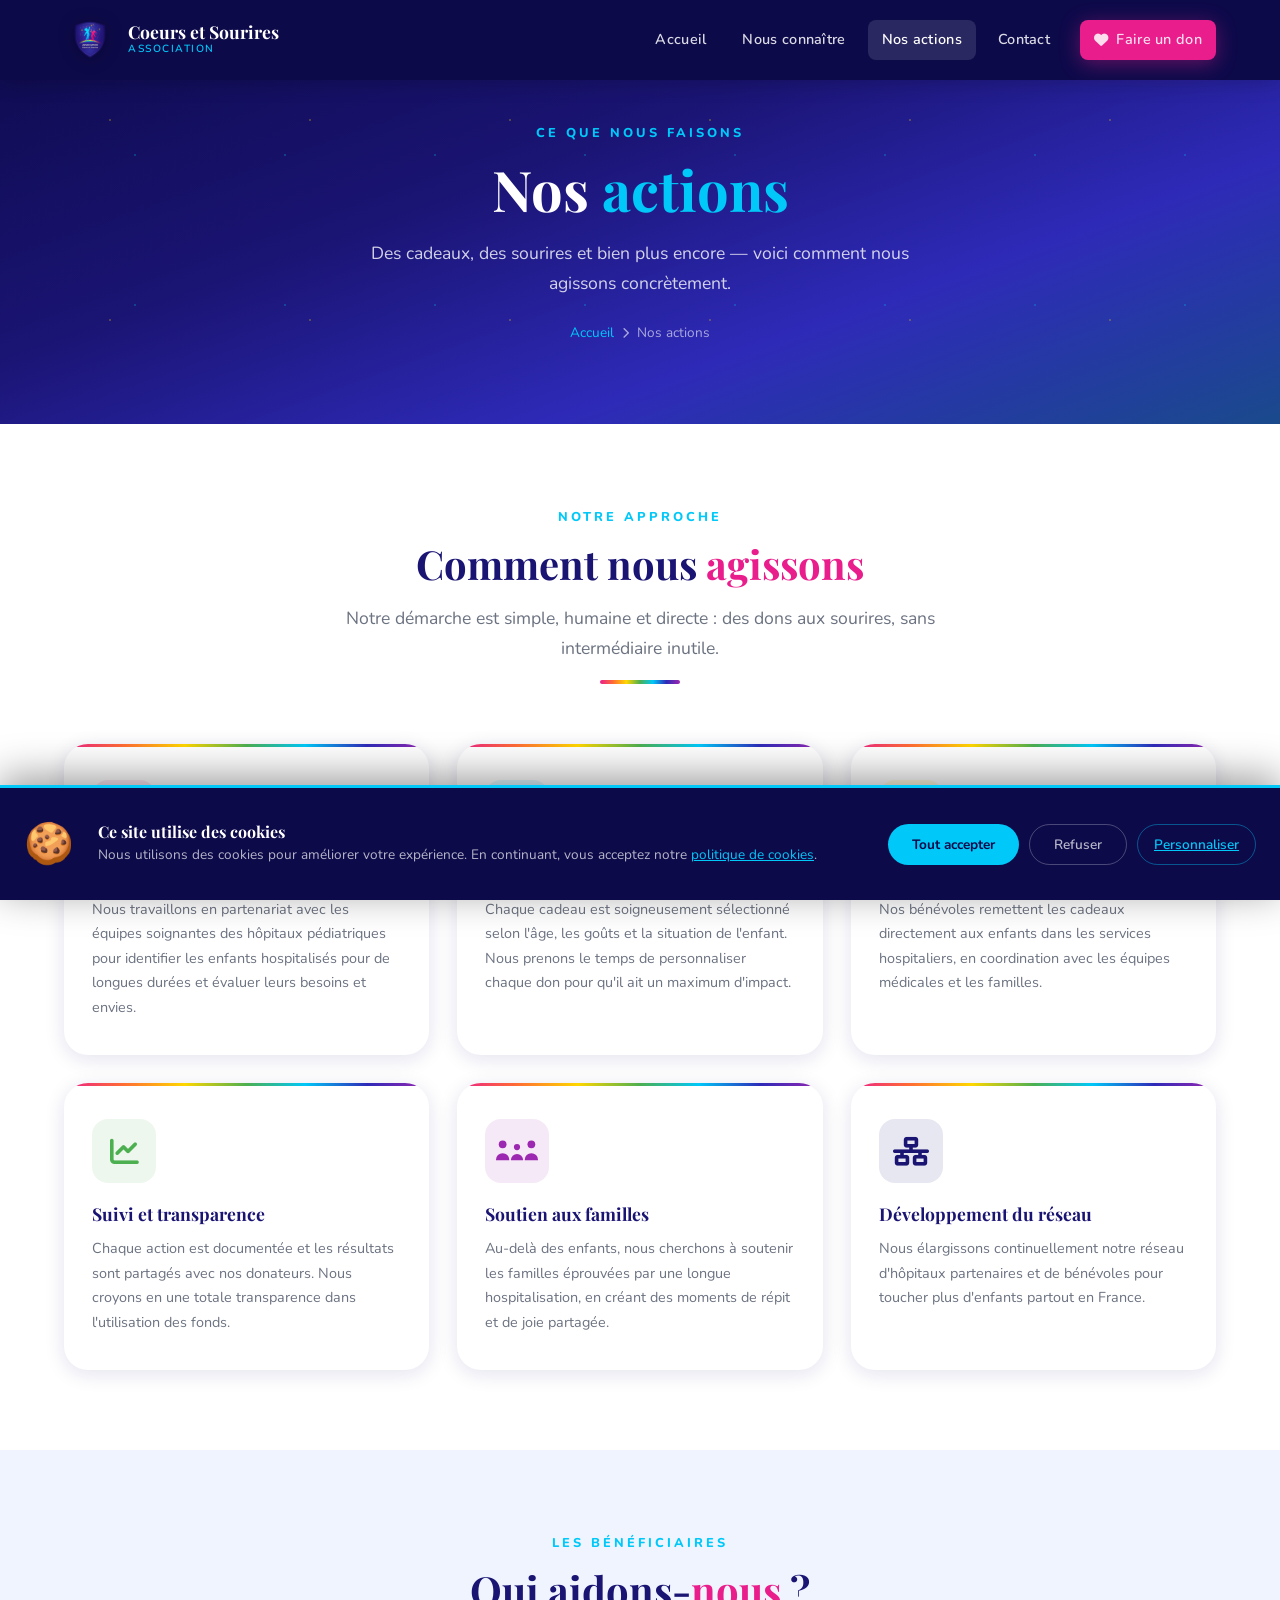
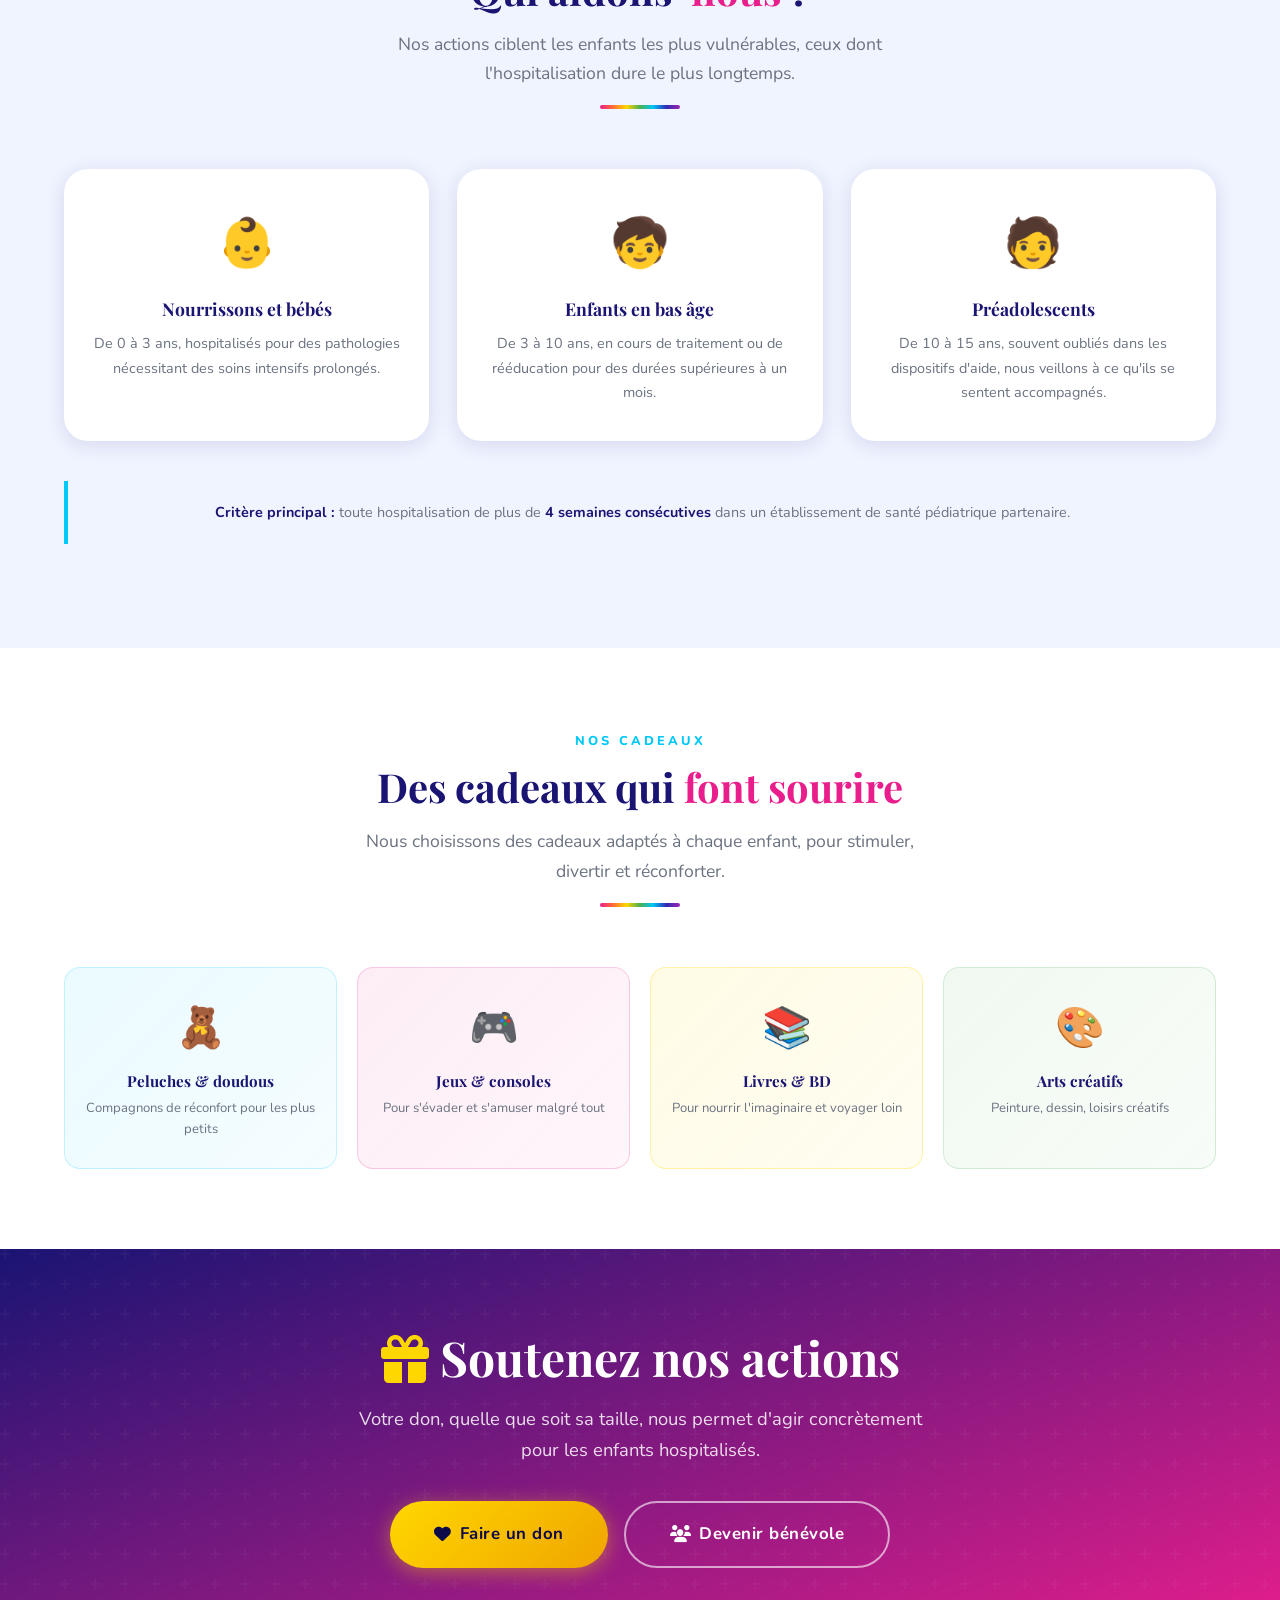
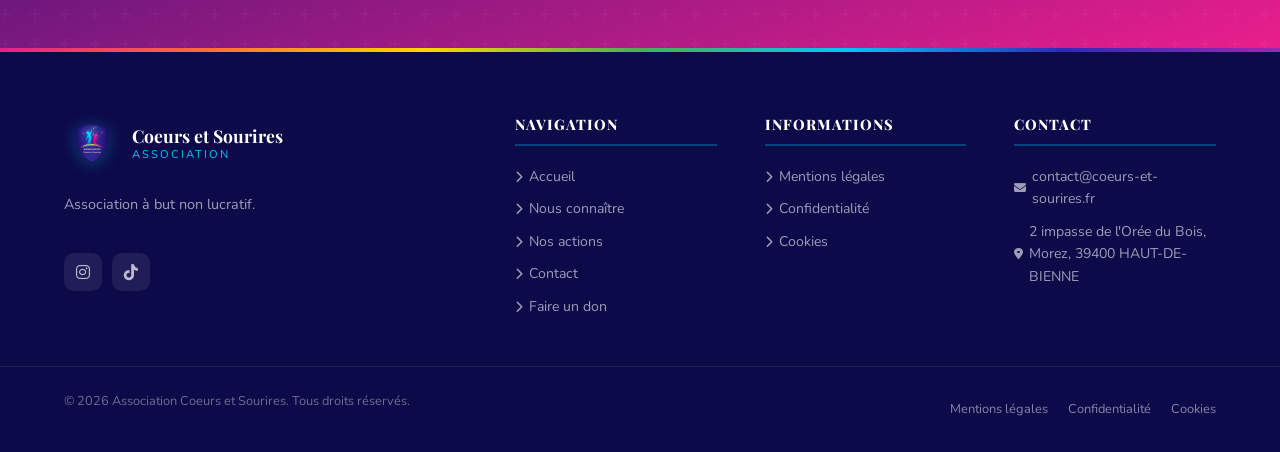
<file: nos-actions.html>
<!DOCTYPE html>
<html lang="fr">
<head>
  <meta charset="UTF-8" />
  <meta name="viewport" content="width=device-width, initial-scale=1.0" />
  <meta name="description" content="Découvrez les actions de l'association Coeurs et Sourires : comment nous aidons les enfants hospitalisés et les types de cadeaux offerts." />
  <title>Nos Actions – Association Coeurs et Sourires</title>
  <link rel="icon" type="image/png" href="images/logo.png" />
  <link rel="stylesheet" href="css/style.css" />
  <link rel="stylesheet" href="https://cdnjs.cloudflare.com/ajax/libs/font-awesome/6.5.0/css/all.min.css" />
</head>
<body>



  <nav class="navbar solid">
    <div class="nav-container">
      <a href="index.html" class="nav-logo">
        <img src="images/logo.png" alt="Logo Association Coeurs et Sourires" />
        <div class="nav-logo-text">
          <span class="nav-logo-name">Coeurs et Sourires</span>
          <span class="nav-logo-tagline">Association</span>
        </div>
      </a>
      <button class="nav-toggle" aria-label="Menu">
        <span></span><span></span><span></span>
      </button>
      <div class="nav-links">
        <a href="index.html">Accueil</a>
        <a href="nous-connaitre.html">Nous connaître</a>
        <a href="nos-actions.html" class="active">Nos actions</a>
        <a href="contact.html">Contact</a>
        <a href="faire-un-don.html" class="btn btn-primary btn-sm nav-cta">
          <i class="fas fa-heart"></i> Faire un don
        </a>
      </div>
    </div>
  </nav>

  <!-- ===== PAGE HERO ===== -->
  <section class="page-hero">
    <div class="page-hero-stars"></div>
    <div class="container page-hero-content">
      <span class="section-label">Ce que nous faisons</span>
      <h1 class="page-hero-title">Nos <span>actions</span></h1>
      <p class="page-hero-desc">Des cadeaux, des sourires et bien plus encore — voici comment nous agissons concrètement.</p>
      <nav class="breadcrumb" aria-label="Fil d'Ariane">
        <a href="index.html">Accueil</a>
        <i class="fas fa-chevron-right"></i>
        <span>Nos actions</span>
      </nav>
    </div>
  </section>

  <!-- ===== NOTRE APPROCHE ===== -->
  <section class="section">
    <div class="container">
      <div class="section-header">
        <span class="section-label">Notre approche</span>
        <h2 class="section-title">Comment nous <span>agissons</span></h2>
        <p class="section-subtitle">Notre démarche est simple, humaine et directe : des dons aux sourires, sans intermédiaire inutile.</p>
        <div class="rainbow-bar"></div>
      </div>
      <div class="actions-grid">
        <div class="action-card fade-in">
          <div class="action-icon pink">
            <svg viewBox="0 0 24 24" width="34" height="34" fill="currentColor" aria-hidden="true">
              <circle cx="12" cy="7" r="4"/>
              <path d="M4 21v-1a8 8 0 0 1 16 0v1" stroke="currentColor" stroke-width="0" fill="currentColor"/>
            </svg>
          </div>
          <h3 class="action-title">Identification des bénéficiaires</h3>
          <p class="action-text">Nous travaillons en partenariat avec les équipes soignantes des hôpitaux pédiatriques pour identifier les enfants hospitalisés pour de longues durées et évaluer leurs besoins et envies.</p>
        </div>
        <div class="action-card fade-in fade-in-delay-1">
          <div class="action-icon blue"><i class="fas fa-shopping-bag"></i></div>
          <h3 class="action-title">Sélection des cadeaux</h3>
          <p class="action-text">Chaque cadeau est soigneusement sélectionné selon l'âge, les goûts et la situation de l'enfant. Nous prenons le temps de personnaliser chaque don pour qu'il ait un maximum d'impact.</p>
        </div>
        <div class="action-card fade-in fade-in-delay-2">
          <div class="action-icon gold"><i class="fas fa-gift"></i></div>
          <h3 class="action-title">Remise des cadeaux</h3>
          <p class="action-text">Nos bénévoles remettent les cadeaux directement aux enfants dans les services hospitaliers, en coordination avec les équipes médicales et les familles.</p>
        </div>
        <div class="action-card fade-in">
          <div class="action-icon green"><i class="fas fa-chart-line"></i></div>
          <h3 class="action-title">Suivi et transparence</h3>
          <p class="action-text">Chaque action est documentée et les résultats sont partagés avec nos donateurs. Nous croyons en une totale transparence dans l'utilisation des fonds.</p>
        </div>
        <div class="action-card fade-in fade-in-delay-1">
          <div class="action-icon purple">
            <svg viewBox="0 0 38 24" width="42" height="27" fill="currentColor" aria-hidden="true">
              <!-- Adulte gauche -->
              <circle cx="6" cy="5.5" r="3.5"/>
              <path d="M0 20v-.5a6 6 0 0 1 12 0v.5z"/>
              <!-- Enfant au centre (plus petit, plus bas) -->
              <circle cx="19" cy="8" r="2.8"/>
              <path d="M13.5 20v-.3a5.5 5.5 0 0 1 11 0v.3z"/>
              <!-- Adulte droit -->
              <circle cx="32" cy="5.5" r="3.5"/>
              <path d="M26 20v-.5a6 6 0 0 1 12 0v.5z"/>
            </svg>
          </div>
          <h3 class="action-title">Soutien aux familles</h3>
          <p class="action-text">Au-delà des enfants, nous cherchons à soutenir les familles éprouvées par une longue hospitalisation, en créant des moments de répit et de joie partagée.</p>
        </div>
        <div class="action-card fade-in fade-in-delay-2">
          <div class="action-icon navy"><i class="fas fa-network-wired"></i></div>
          <h3 class="action-title">Développement du réseau</h3>
          <p class="action-text">Nous élargissons continuellement notre réseau d'hôpitaux partenaires et de bénévoles pour toucher plus d'enfants partout en France.</p>
        </div>
      </div>
    </div>
  </section>

  <!-- ===== BÉNÉFICIAIRES ===== -->
  <section class="section bg-light">
    <div class="container">
      <div class="section-header">
        <span class="section-label">Les bénéficiaires</span>
        <h2 class="section-title">Qui aidons-<span>nous</span>&nbsp;?</h2>
        <p class="section-subtitle">Nos actions ciblent les enfants les plus vulnérables, ceux dont l'hospitalisation dure le plus longtemps.</p>
        <div class="rainbow-bar"></div>
      </div>
      <div class="grid-3">
        <div style="background:white; border-radius:var(--radius-lg); padding:36px 28px; box-shadow:var(--shadow); text-align:center;">
          <span style="font-size:3rem; display:block; margin-bottom:16px;">👶</span>
          <h3 style="color:var(--primary); font-size:1.1rem; margin-bottom:12px;">Nourrissons et bébés</h3>
          <p style="color:var(--text-muted); font-size:0.9rem; line-height:1.7;">De 0 à 3 ans, hospitalisés pour des pathologies nécessitant des soins intensifs prolongés.</p>
        </div>
        <div style="background:white; border-radius:var(--radius-lg); padding:36px 28px; box-shadow:var(--shadow); text-align:center;">
          <span style="font-size:3rem; display:block; margin-bottom:16px;">🧒</span>
          <h3 style="color:var(--primary); font-size:1.1rem; margin-bottom:12px;">Enfants en bas âge</h3>
          <p style="color:var(--text-muted); font-size:0.9rem; line-height:1.7;">De 3 à 10 ans, en cours de traitement ou de rééducation pour des durées supérieures à un mois.</p>
        </div>
        <div style="background:white; border-radius:var(--radius-lg); padding:36px 28px; box-shadow:var(--shadow); text-align:center;">
          <span style="font-size:3rem; display:block; margin-bottom:16px;">🧑</span>
          <h3 style="color:var(--primary); font-size:1.1rem; margin-bottom:12px;">Préadolescents</h3>
          <p style="color:var(--text-muted); font-size:0.9rem; line-height:1.7;">De 10 à 15 ans, souvent oubliés dans les dispositifs d'aide, nous veillons à ce qu'ils se sentent accompagnés.</p>
        </div>
      </div>
      <div class="legal-info-box" style="margin-top:40px; text-align:center;">
        <strong>Critère principal :</strong> toute hospitalisation de plus de <strong>4 semaines consécutives</strong> dans un établissement de santé pédiatrique partenaire.
      </div>
    </div>
  </section>

  <!-- ===== TYPES DE CADEAUX ===== -->
  <section class="section">
    <div class="container">
      <div class="section-header">
        <span class="section-label">Nos cadeaux</span>
        <h2 class="section-title">Des cadeaux qui <span>font sourire</span></h2>
        <p class="section-subtitle">Nous choisissons des cadeaux adaptés à chaque enfant, pour stimuler, divertir et réconforter.</p>
        <div class="rainbow-bar"></div>
      </div>
      <div class="grid-4">
        <div style="background:linear-gradient(135deg,rgba(0,200,248,0.08),rgba(0,200,248,0.04)); border:1px solid rgba(0,200,248,0.2); border-radius:var(--radius); padding:28px 20px; text-align:center;">
          <span style="font-size:2.5rem; display:block; margin-bottom:12px;">🧸</span>
          <h4 style="color:var(--primary); font-size:0.95rem; margin-bottom:8px;">Peluches & doudous</h4>
          <p style="color:var(--text-muted); font-size:0.82rem; line-height:1.6;">Compagnons de réconfort pour les plus petits</p>
        </div>
        <div style="background:linear-gradient(135deg,rgba(233,30,140,0.08),rgba(233,30,140,0.04)); border:1px solid rgba(233,30,140,0.2); border-radius:var(--radius); padding:28px 20px; text-align:center;">
          <span style="font-size:2.5rem; display:block; margin-bottom:12px;">🎮</span>
          <h4 style="color:var(--primary); font-size:0.95rem; margin-bottom:8px;">Jeux & consoles</h4>
          <p style="color:var(--text-muted); font-size:0.82rem; line-height:1.6;">Pour s'évader et s'amuser malgré tout</p>
        </div>
        <div style="background:linear-gradient(135deg,rgba(255,215,0,0.1),rgba(255,215,0,0.05)); border:1px solid rgba(255,215,0,0.3); border-radius:var(--radius); padding:28px 20px; text-align:center;">
          <span style="font-size:2.5rem; display:block; margin-bottom:12px;">📚</span>
          <h4 style="color:var(--primary); font-size:0.95rem; margin-bottom:8px;">Livres & BD</h4>
          <p style="color:var(--text-muted); font-size:0.82rem; line-height:1.6;">Pour nourrir l'imaginaire et voyager loin</p>
        </div>
        <div style="background:linear-gradient(135deg,rgba(76,175,80,0.08),rgba(76,175,80,0.04)); border:1px solid rgba(76,175,80,0.2); border-radius:var(--radius); padding:28px 20px; text-align:center;">
          <span style="font-size:2.5rem; display:block; margin-bottom:12px;">🎨</span>
          <h4 style="color:var(--primary); font-size:0.95rem; margin-bottom:8px;">Arts créatifs</h4>
          <p style="color:var(--text-muted); font-size:0.82rem; line-height:1.6;">Peinture, dessin, loisirs créatifs</p>
        </div>
      </div>
    </div>
  </section>

  <!-- ===== CTA DON ===== -->
  <section class="section cta-donate">
    <div class="container">
      <h2 class="cta-donate-title fade-in"><i class="fas fa-gift" style="color:var(--gold)"></i> Soutenez nos actions</h2>
      <p class="cta-donate-desc fade-in">Votre don, quelle que soit sa taille, nous permet d'agir concrètement pour les enfants hospitalisés.</p>
      <div class="cta-donate-actions fade-in">
        <a href="faire-un-don.html" class="btn btn-gold btn-lg"><i class="fas fa-heart"></i> Faire un don</a>
        <a href="contact.html" class="btn btn-outline btn-lg"><i class="fas fa-users"></i> Devenir bénévole</a>
      </div>
    </div>
  </section>

  <!-- ===== FOOTER ===== -->
  <footer>
    <div class="footer-rainbow"></div>
    <div class="footer-top">
      <div class="container">
        <div class="footer-grid">
          <div class="footer-brand">
            <div class="footer-logo">
              <img src="images/logo.png" alt="Coeurs et Sourires" />
              <div>
                <div class="footer-logo-text">Coeurs et Sourires</div>
                <div class="footer-logo-sub">Association</div>
              </div>
            </div>
            <p class="footer-desc">Association à but non lucratif.</p>
            <div class="footer-social">
              <a href="https://www.instagram.com/coeurs_et_sourires_officiel?igsh=eDV3M2d3M2FvdW54" target="_blank" rel="noopener noreferrer" class="footer-social-link" aria-label="Instagram"><i class="fab fa-instagram"></i></a>
              <a href="https://www.tiktok.com/@coeursetsourires1?_r=1&amp;_t=ZN-96WfNX58x42" target="_blank" rel="noopener noreferrer" class="footer-social-link" aria-label="TikTok"><i class="fab fa-tiktok"></i></a>
            </div>
          </div>
          <div class="footer-col">
            <h4>Navigation</h4>
            <ul class="footer-links">
              <li><a href="index.html"><i class="fas fa-chevron-right"></i> Accueil</a></li>
              <li><a href="nous-connaitre.html"><i class="fas fa-chevron-right"></i> Nous connaître</a></li>
              <li><a href="nos-actions.html"><i class="fas fa-chevron-right"></i> Nos actions</a></li>
              <li><a href="contact.html"><i class="fas fa-chevron-right"></i> Contact</a></li>
              <li><a href="faire-un-don.html"><i class="fas fa-chevron-right"></i> Faire un don</a></li>
            </ul>
          </div>
          <div class="footer-col">
            <h4>Informations</h4>
            <ul class="footer-links">
              <li><a href="mentions-legales.html"><i class="fas fa-chevron-right"></i> Mentions légales</a></li>
              <li><a href="politique-confidentialite.html"><i class="fas fa-chevron-right"></i> Confidentialité</a></li>
              <li><a href="politique-cookies.html"><i class="fas fa-chevron-right"></i> Cookies</a></li>
            </ul>
          </div>
          <div class="footer-col">
            <h4>Contact</h4>
            <ul class="footer-links">
              <li><a href="mailto:contact@coeurs-et-sourires.fr"><i class="fas fa-envelope"></i> contact@coeurs-et-sourires.fr</a></li>
              <li><a href="#"><i class="fas fa-map-marker-alt"></i> 2 impasse de l'Orée du Bois, Morez, 39400 HAUT-DE-BIENNE</a></li>
            </ul>
          </div>
        </div>
      </div>
    </div>
    <div class="footer-bottom">
      <div class="container">
        <div class="footer-bottom-content">
          <p class="footer-copyright">© 2026 Association Coeurs et Sourires. Tous droits réservés.</p>
          <div class="footer-legal-links">
            <a href="mentions-legales.html">Mentions légales</a>
            <a href="politique-confidentialite.html">Confidentialité</a>
            <a href="politique-cookies.html">Cookies</a>
          </div>
        </div>
      </div>
    </div>
  </footer>

  <div class="cookie-banner" id="cookieBanner">
    <div class="cookie-icon">🍪</div>
    <div class="cookie-text">
      <h4>Ce site utilise des cookies</h4>
      <p>Nous utilisons des cookies pour améliorer votre expérience. En continuant, vous acceptez notre <a href="politique-cookies.html">politique de cookies</a>.</p>
    </div>
    <div class="cookie-actions">
      <button class="btn-cookie-accept" id="cookieAccept">Tout accepter</button>
      <button class="btn-cookie-refuse" id="cookieRefuse">Refuser</button>
      <button class="btn-cookie-settings" id="cookieSettings">Personnaliser</button>
    </div>
  </div>

  <button id="backTop" aria-label="Retour en haut" style="position:fixed;bottom:32px;right:32px;width:48px;height:48px;border-radius:50%;background:var(--pink);color:#fff;border:none;cursor:pointer;display:flex;align-items:center;justify-content:center;font-size:1.1rem;box-shadow:0 4px 20px rgba(233,30,140,0.4);opacity:0;transition:opacity 0.3s;z-index:999">
    <i class="fas fa-chevron-up"></i>
  </button>

  <script src="js/main.js"></script>
</body>
</html>
</file>
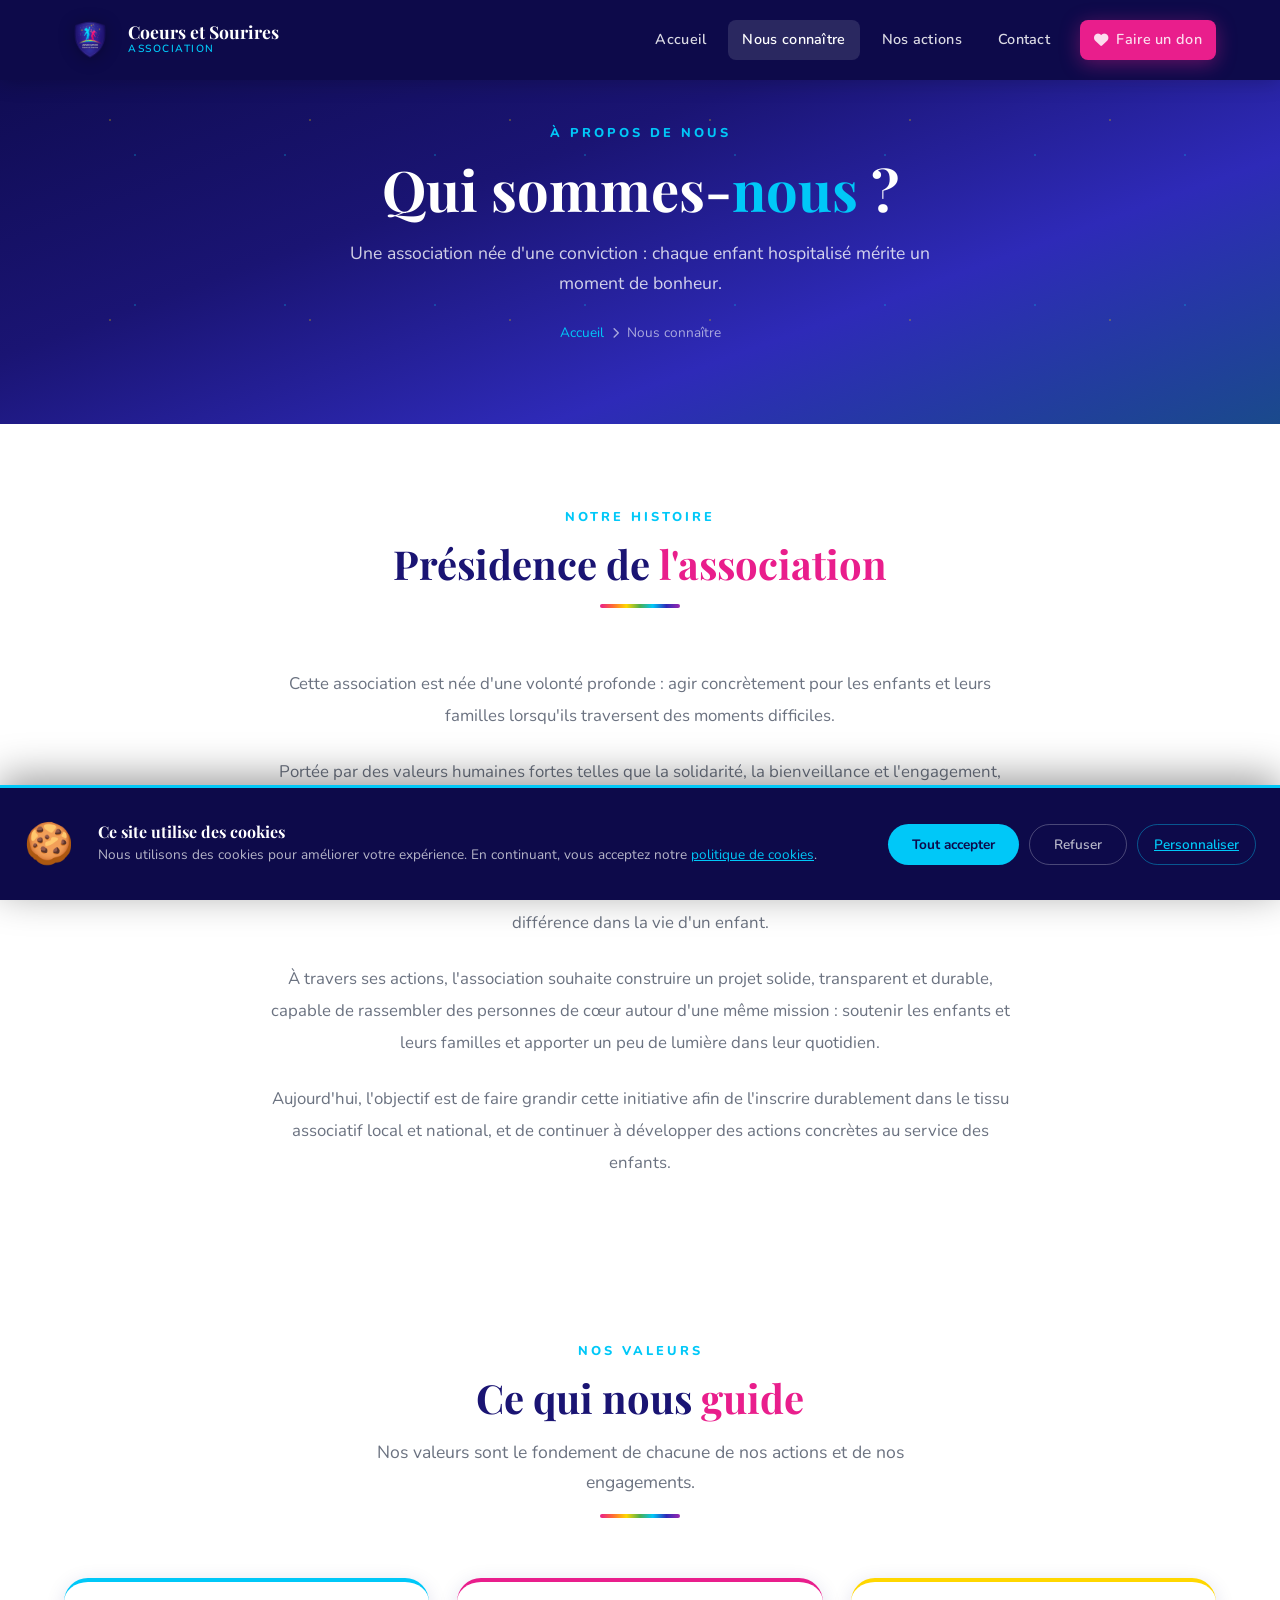
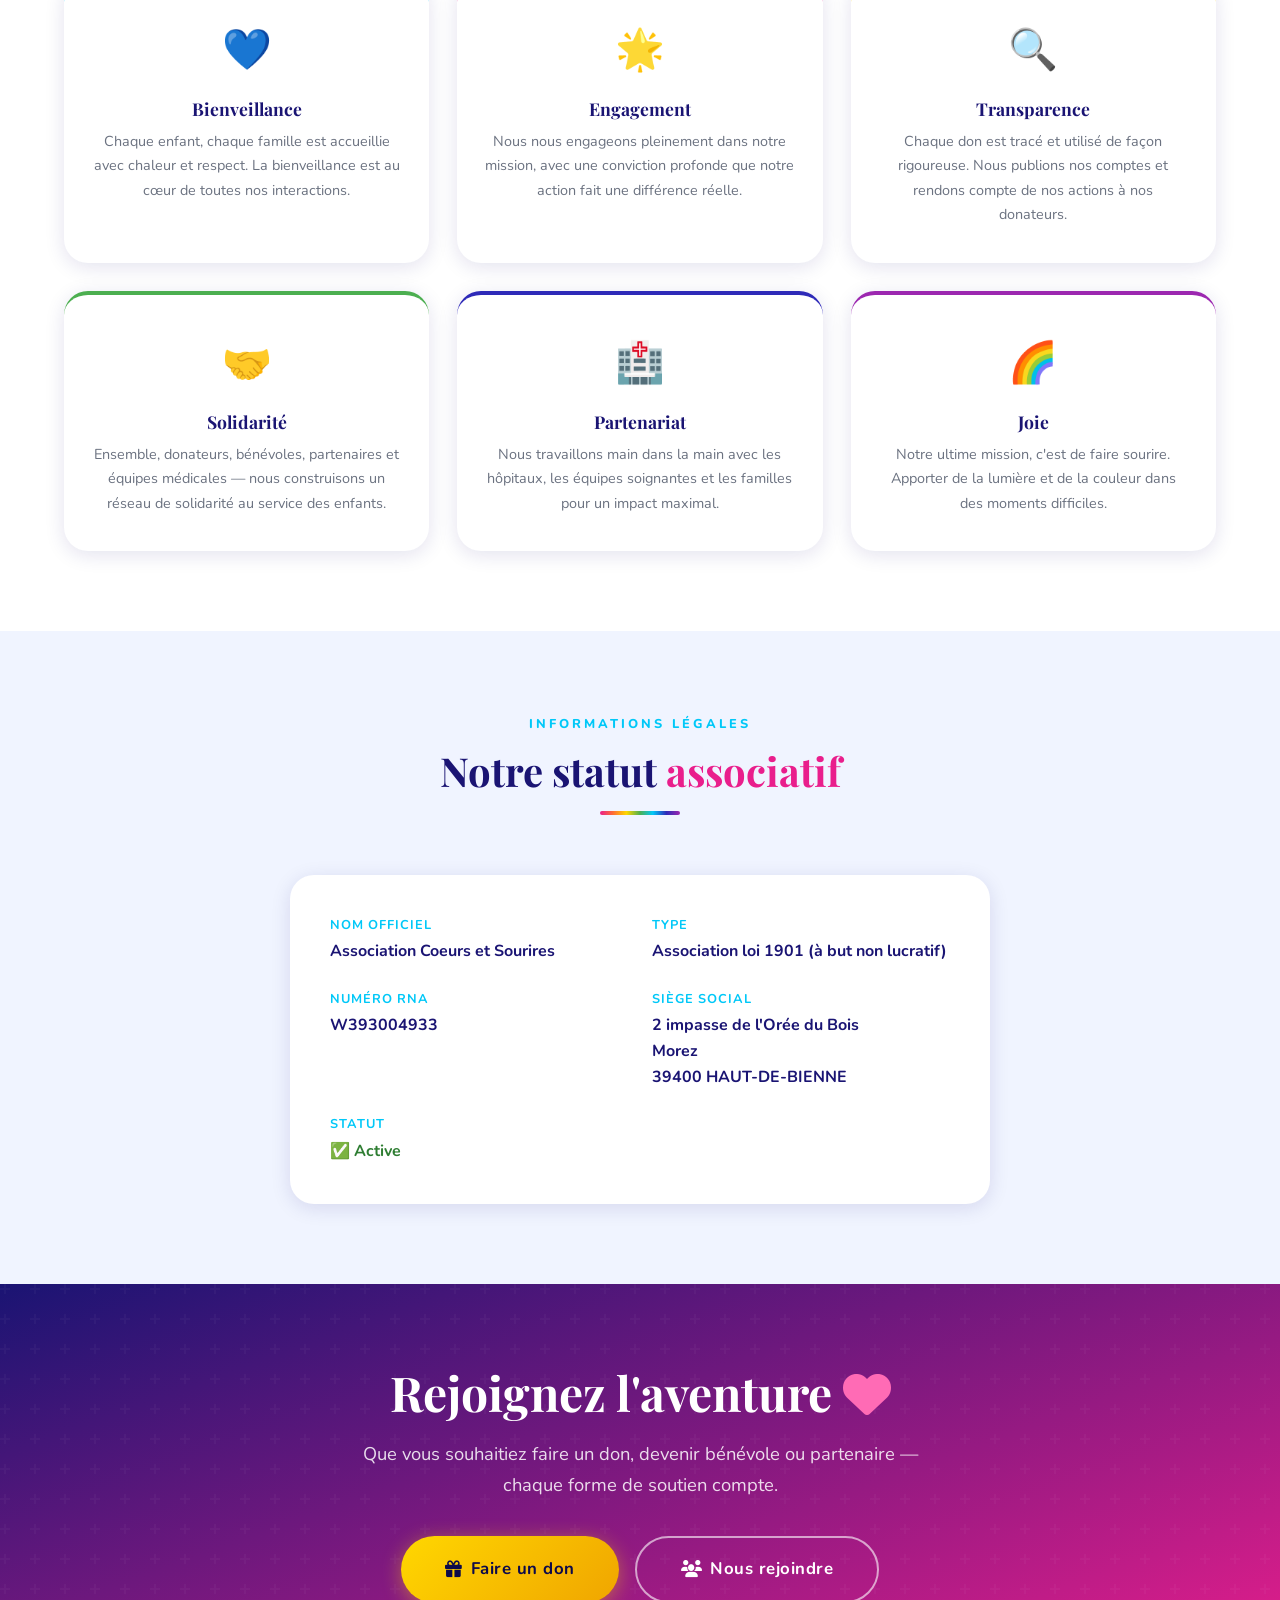
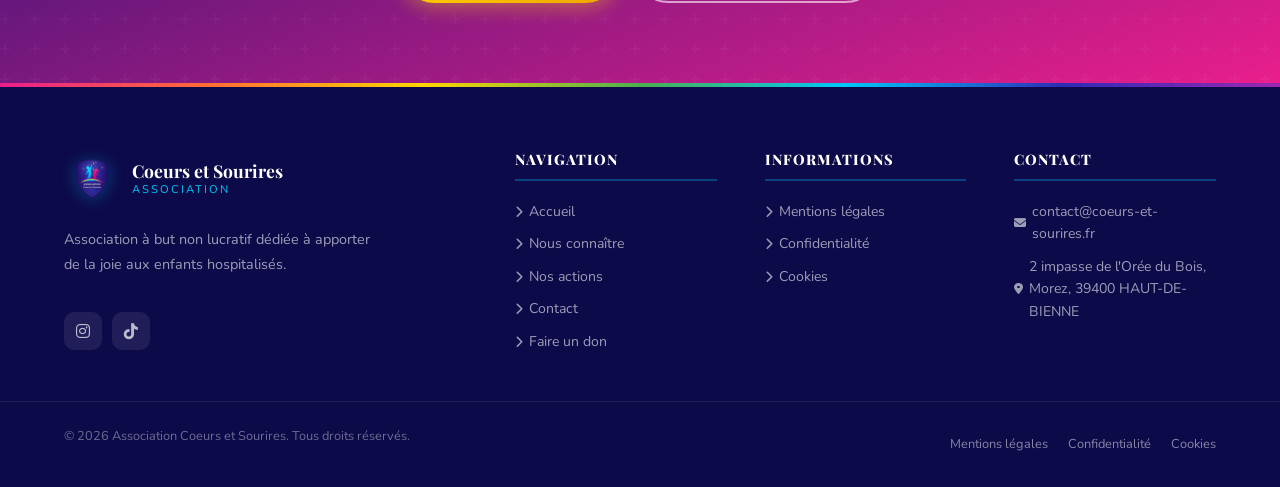
<file: nous-connaitre.html>
<!DOCTYPE html>
<html lang="fr">
<head>
  <meta charset="UTF-8" />
  <meta name="viewport" content="width=device-width, initial-scale=1.0" />
  <meta name="description" content="Découvrez l'association Coeurs et Sourires, son histoire, son équipe et ses valeurs." />
  <title>Nous connaître – Association Coeurs et Sourires</title>
  <link rel="icon" type="image/png" href="images/logo.png" />
  <link rel="stylesheet" href="css/style.css" />
  <link rel="stylesheet" href="https://cdnjs.cloudflare.com/ajax/libs/font-awesome/6.5.0/css/all.min.css" />
</head>
<body>



  <!-- ===== NAVBAR ===== -->
  <nav class="navbar solid">
    <div class="nav-container">
      <a href="index.html" class="nav-logo">
        <img src="images/logo.png" alt="Logo Association Coeurs et Sourires" />
        <div class="nav-logo-text">
          <span class="nav-logo-name">Coeurs et Sourires</span>
          <span class="nav-logo-tagline">Association</span>
        </div>
      </a>
      <button class="nav-toggle" aria-label="Menu">
        <span></span><span></span><span></span>
      </button>
      <div class="nav-links">
        <a href="index.html">Accueil</a>
        <a href="nous-connaitre.html" class="active">Nous connaître</a>
        <a href="nos-actions.html">Nos actions</a>
        <a href="contact.html">Contact</a>
        <a href="faire-un-don.html" class="btn btn-primary btn-sm nav-cta">
          <i class="fas fa-heart"></i> Faire un don
        </a>
      </div>
    </div>
  </nav>

  <!-- ===== PAGE HERO ===== -->
  <section class="page-hero">
    <div class="page-hero-stars"></div>
    <div class="container page-hero-content">
      <span class="section-label">À propos de nous</span>
      <h1 class="page-hero-title">Qui sommes-<span>nous</span>&nbsp;?</h1>
      <p class="page-hero-desc">Une association née d'une conviction : chaque enfant hospitalisé mérite un moment de bonheur.</p>
      <nav class="breadcrumb" aria-label="Fil d'Ariane">
        <a href="index.html">Accueil</a>
        <i class="fas fa-chevron-right"></i>
        <span>Nous connaître</span>
      </nav>
    </div>
  </section>

  <!-- ===== NOTRE HISTOIRE ===== -->
  <section class="section">
    <div class="container">
      <div class="section-header">
        <span class="section-label">Notre histoire</span>
        <h2 class="section-title">Présidence de <span>l'association</span></h2>
        <div class="rainbow-bar"></div>
      </div>
      <div class="container-sm">
        <p style="color:var(--text-muted); font-size:1.05rem; line-height:1.9; text-align:center; margin-bottom:24px;">
          Cette association est née d'une volonté profonde&nbsp;: agir concrètement pour les enfants et leurs familles lorsqu'ils traversent des moments difficiles.
        </p>
        <p style="color:var(--text-muted); font-size:1.05rem; line-height:1.9; text-align:center; margin-bottom:24px;">
          Portée par des valeurs humaines fortes telles que la solidarité, la bienveillance et l'engagement, l'association s'investit chaque jour pour apporter du soutien, du réconfort et de l'espoir aux enfants hospitalisés ainsi qu'à leurs proches.
        </p>
        <p style="color:var(--text-muted); font-size:1.05rem; line-height:1.9; text-align:center; margin-bottom:24px;">
          Elle repose sur une conviction simple&nbsp;: chaque geste compte et chaque action peut faire une différence dans la vie d'un enfant.
        </p>
        <p style="color:var(--text-muted); font-size:1.05rem; line-height:1.9; text-align:center; margin-bottom:24px;">
          À travers ses actions, l'association souhaite construire un projet solide, transparent et durable, capable de rassembler des personnes de cœur autour d'une même mission&nbsp;: soutenir les enfants et leurs familles et apporter un peu de lumière dans leur quotidien.
        </p>
        <p style="color:var(--text-muted); font-size:1.05rem; line-height:1.9; text-align:center;">
          Aujourd'hui, l'objectif est de faire grandir cette initiative afin de l'inscrire durablement dans le tissu associatif local et national, et de continuer à développer des actions concrètes au service des enfants.
        </p>
      </div>
    </div>
  </section>

  <!-- ===== NOS VALEURS ===== -->
  <section class="section">
    <div class="container">
      <div class="section-header">
        <span class="section-label">Nos valeurs</span>
        <h2 class="section-title">Ce qui nous <span>guide</span></h2>
        <p class="section-subtitle">Nos valeurs sont le fondement de chacune de nos actions et de nos engagements.</p>
        <div class="rainbow-bar"></div>
      </div>
      <div class="values-grid">
        <div class="value-card v1 fade-in">
          <span class="value-icon">💙</span>
          <h3 class="value-title">Bienveillance</h3>
          <p class="value-text">Chaque enfant, chaque famille est accueillie avec chaleur et respect. La bienveillance est au cœur de toutes nos interactions.</p>
        </div>
        <div class="value-card v2 fade-in fade-in-delay-1">
          <span class="value-icon">🌟</span>
          <h3 class="value-title">Engagement</h3>
          <p class="value-text">Nous nous engageons pleinement dans notre mission, avec une conviction profonde que notre action fait une différence réelle.</p>
        </div>
        <div class="value-card v3 fade-in fade-in-delay-2">
          <span class="value-icon">🔍</span>
          <h3 class="value-title">Transparence</h3>
          <p class="value-text">Chaque don est tracé et utilisé de façon rigoureuse. Nous publions nos comptes et rendons compte de nos actions à nos donateurs.</p>
        </div>
        <div class="value-card v4 fade-in">
          <span class="value-icon">🤝</span>
          <h3 class="value-title">Solidarité</h3>
          <p class="value-text">Ensemble, donateurs, bénévoles, partenaires et équipes médicales — nous construisons un réseau de solidarité au service des enfants.</p>
        </div>
        <div class="value-card v5 fade-in fade-in-delay-1">
          <span class="value-icon">🏥</span>
          <h3 class="value-title">Partenariat</h3>
          <p class="value-text">Nous travaillons main dans la main avec les hôpitaux, les équipes soignantes et les familles pour un impact maximal.</p>
        </div>
        <div class="value-card v6 fade-in fade-in-delay-2">
          <span class="value-icon">🌈</span>
          <h3 class="value-title">Joie</h3>
          <p class="value-text">Notre ultime mission, c'est de faire sourire. Apporter de la lumière et de la couleur dans des moments difficiles.</p>
        </div>
      </div>
    </div>
  </section>

  <!-- ===== STATUT LÉGAL ===== -->
  <section class="section bg-light">
    <div class="container">
      <div class="section-header">
        <span class="section-label">Informations légales</span>
        <h2 class="section-title">Notre statut <span>associatif</span></h2>
        <div class="rainbow-bar"></div>
      </div>
      <div style="max-width:700px; margin:0 auto;">
        <div style="background:white; border-radius:var(--radius-lg); padding:40px; box-shadow:var(--shadow);">
          <div class="grid-2">
            <div>
              <p style="font-size:0.8rem; font-weight:700; color:var(--secondary); letter-spacing:1px; text-transform:uppercase; margin-bottom:4px;">Nom officiel</p>
              <p style="font-weight:700; color:var(--primary); margin:0">Association Coeurs et Sourires</p>
            </div>
            <div>
              <p style="font-size:0.8rem; font-weight:700; color:var(--secondary); letter-spacing:1px; text-transform:uppercase; margin-bottom:4px;">Type</p>
              <p style="font-weight:700; color:var(--primary); margin:0">Association loi 1901 (à but non lucratif)</p>
            </div>
            <div>
              <p style="font-size:0.8rem; font-weight:700; color:var(--secondary); letter-spacing:1px; text-transform:uppercase; margin-bottom:4px;">Numéro RNA</p>
              <!-- [PLACEHOLDER] Numéro RNA/RNA de l'association -->
              <p style="font-weight:700; color:var(--primary); margin:0">W393004933</p>
            </div>
            <div>
              <p style="font-size:0.8rem; font-weight:700; color:var(--secondary); letter-spacing:1px; text-transform:uppercase; margin-bottom:4px;">Siège social</p>
              <!-- [PLACEHOLDER] Adresse du siège social -->
              <p style="font-weight:700; color:var(--primary); margin:0">2 impasse de l'Orée du Bois<br>Morez<br>39400 HAUT-DE-BIENNE</p>
            </div>
            <div>
              <p style="font-size:0.8rem; font-weight:700; color:var(--secondary); letter-spacing:1px; text-transform:uppercase; margin-bottom:4px;">Statut</p>
              <p style="font-weight:700; color:#2e7d32; margin:0">✅ Active</p>
            </div>
          </div>
        </div>
      </div>
    </div>
  </section>

  <!-- ===== CTA DON ===== -->
  <section class="section cta-donate">
    <div class="container">
      <h2 class="cta-donate-title fade-in">Rejoignez l'aventure <i class="fas fa-heart" style="color:var(--pink-light)"></i></h2>
      <p class="cta-donate-desc fade-in">Que vous souhaitiez faire un don, devenir bénévole ou partenaire — chaque forme de soutien compte.</p>
      <div class="cta-donate-actions fade-in">
        <a href="faire-un-don.html" class="btn btn-gold btn-lg"><i class="fas fa-gift"></i> Faire un don</a>
        <a href="contact.html" class="btn btn-outline btn-lg"><i class="fas fa-users"></i> Nous rejoindre</a>
      </div>
    </div>
  </section>

  <!-- ===== FOOTER ===== -->
  <footer>
    <div class="footer-rainbow"></div>
    <div class="footer-top">
      <div class="container">
        <div class="footer-grid">
          <div class="footer-brand">
            <div class="footer-logo">
              <img src="images/logo.png" alt="Coeurs et Sourires" />
              <div>
                <div class="footer-logo-text">Coeurs et Sourires</div>
                <div class="footer-logo-sub">Association</div>
              </div>
            </div>
            <p class="footer-desc">Association à but non lucratif dédiée à apporter de la joie aux enfants hospitalisés.</p>
            <div class="footer-social">
              <a href="https://www.instagram.com/coeurs_et_sourires_officiel?igsh=eDV3M2d3M2FvdW54" target="_blank" rel="noopener noreferrer" class="footer-social-link" aria-label="Instagram"><i class="fab fa-instagram"></i></a>
              <a href="https://www.tiktok.com/@coeursetsourires1?_r=1&amp;_t=ZN-96WfNX58x42" target="_blank" rel="noopener noreferrer" class="footer-social-link" aria-label="TikTok"><i class="fab fa-tiktok"></i></a>
            </div>
          </div>
          <div class="footer-col">
            <h4>Navigation</h4>
            <ul class="footer-links">
              <li><a href="index.html"><i class="fas fa-chevron-right"></i> Accueil</a></li>
              <li><a href="nous-connaitre.html"><i class="fas fa-chevron-right"></i> Nous connaître</a></li>
              <li><a href="nos-actions.html"><i class="fas fa-chevron-right"></i> Nos actions</a></li>
              <li><a href="contact.html"><i class="fas fa-chevron-right"></i> Contact</a></li>
              <li><a href="faire-un-don.html"><i class="fas fa-chevron-right"></i> Faire un don</a></li>
            </ul>
          </div>
          <div class="footer-col">
            <h4>Informations</h4>
            <ul class="footer-links">
              <li><a href="mentions-legales.html"><i class="fas fa-chevron-right"></i> Mentions légales</a></li>
              <li><a href="politique-confidentialite.html"><i class="fas fa-chevron-right"></i> Confidentialité</a></li>
              <li><a href="politique-cookies.html"><i class="fas fa-chevron-right"></i> Cookies</a></li>
            </ul>
          </div>
          <div class="footer-col">
            <h4>Contact</h4>
            <ul class="footer-links">
              <li><a href="mailto:contact@coeurs-et-sourires.fr"><i class="fas fa-envelope"></i> contact@coeurs-et-sourires.fr</a></li>
              <li><a href="#"><i class="fas fa-map-marker-alt"></i> 2 impasse de l'Orée du Bois, Morez, 39400 HAUT-DE-BIENNE</a></li>
            </ul>
          </div>
        </div>
      </div>
    </div>
    <div class="footer-bottom">
      <div class="container">
        <div class="footer-bottom-content">
          <p class="footer-copyright">© 2026 Association Coeurs et Sourires. Tous droits réservés.</p>
          <div class="footer-legal-links">
            <a href="mentions-legales.html">Mentions légales</a>
            <a href="politique-confidentialite.html">Confidentialité</a>
            <a href="politique-cookies.html">Cookies</a>
          </div>
        </div>
      </div>
    </div>
  </footer>

  <div class="cookie-banner" id="cookieBanner">
    <div class="cookie-icon">🍪</div>
    <div class="cookie-text">
      <h4>Ce site utilise des cookies</h4>
      <p>Nous utilisons des cookies pour améliorer votre expérience. En continuant, vous acceptez notre <a href="politique-cookies.html">politique de cookies</a>.</p>
    </div>
    <div class="cookie-actions">
      <button class="btn-cookie-accept" id="cookieAccept">Tout accepter</button>
      <button class="btn-cookie-refuse" id="cookieRefuse">Refuser</button>
      <button class="btn-cookie-settings" id="cookieSettings">Personnaliser</button>
    </div>
  </div>

  <button id="backTop" aria-label="Retour en haut" style="position:fixed;bottom:32px;right:32px;width:48px;height:48px;border-radius:50%;background:var(--pink);color:#fff;border:none;cursor:pointer;display:flex;align-items:center;justify-content:center;font-size:1.1rem;box-shadow:0 4px 20px rgba(233,30,140,0.4);opacity:0;transition:opacity 0.3s;z-index:999">
    <i class="fas fa-chevron-up"></i>
  </button>

  <script src="js/main.js"></script>
</body>
</html>
</file>
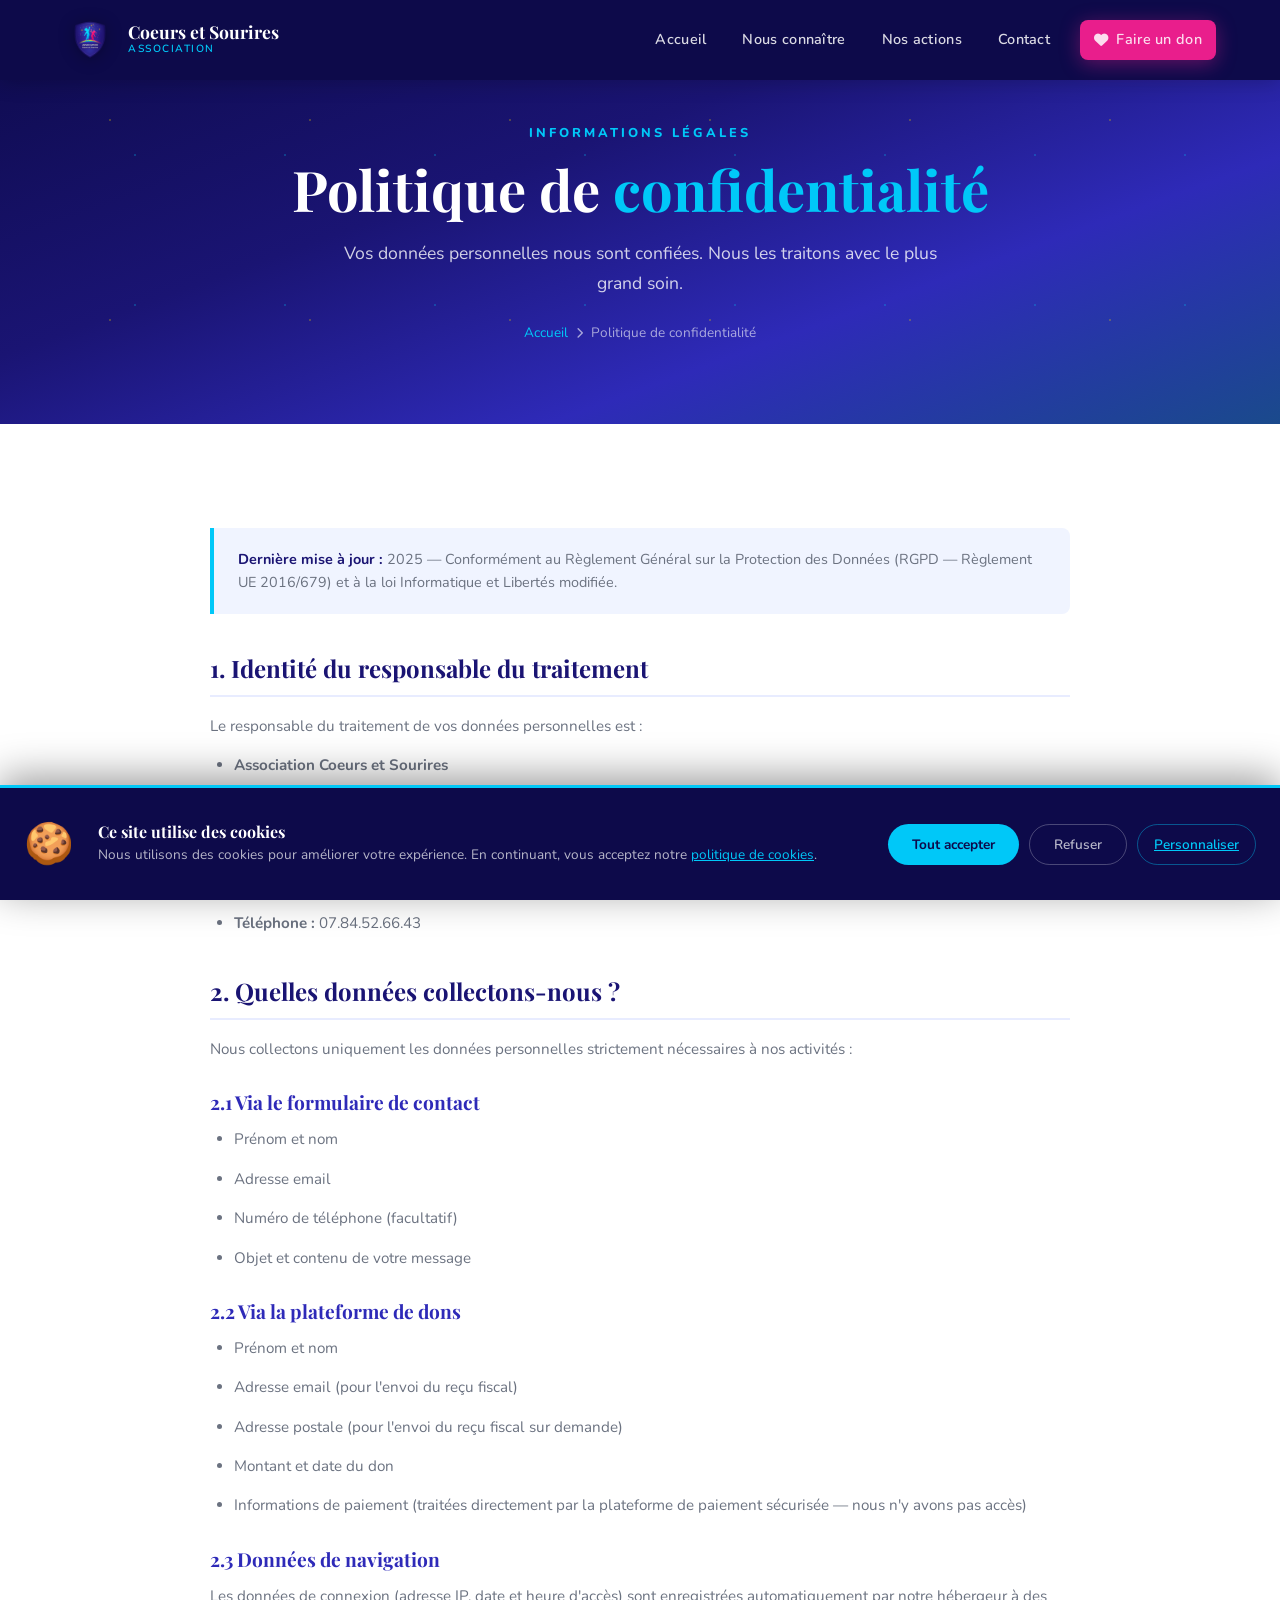
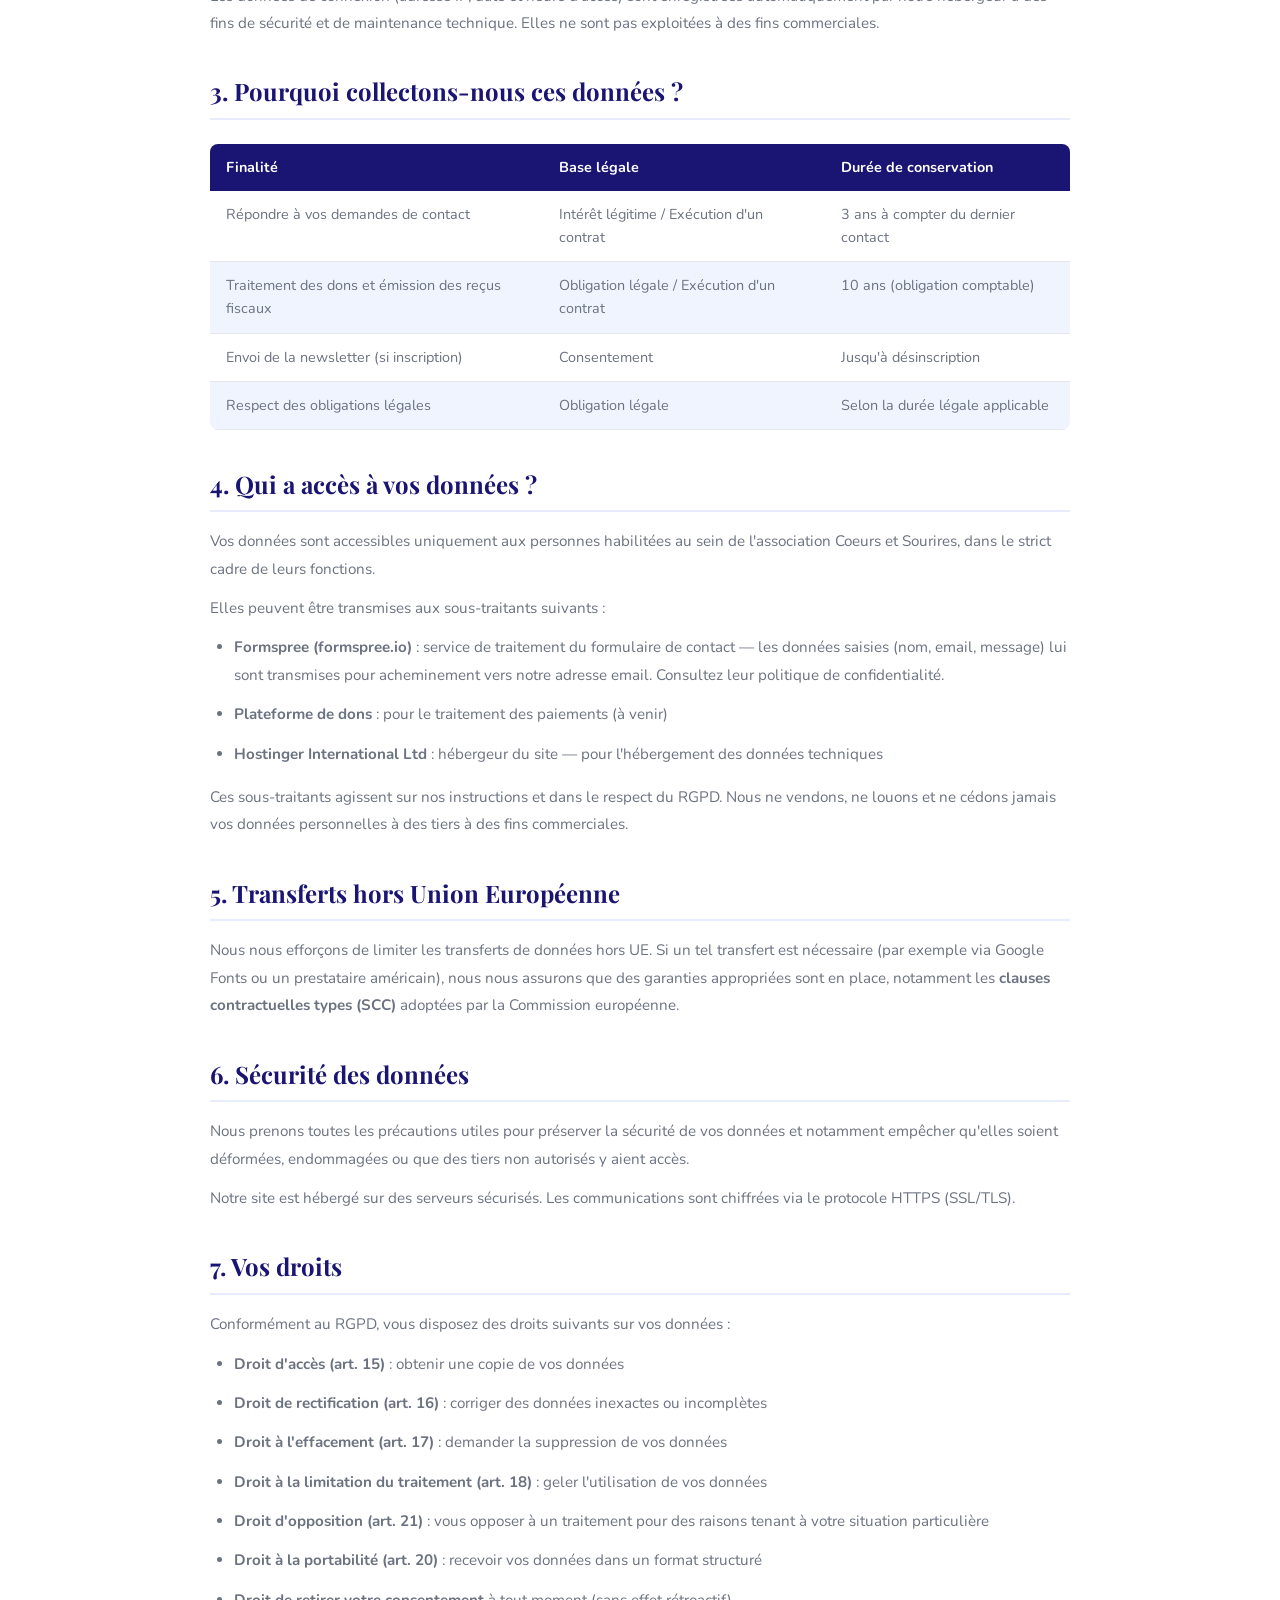
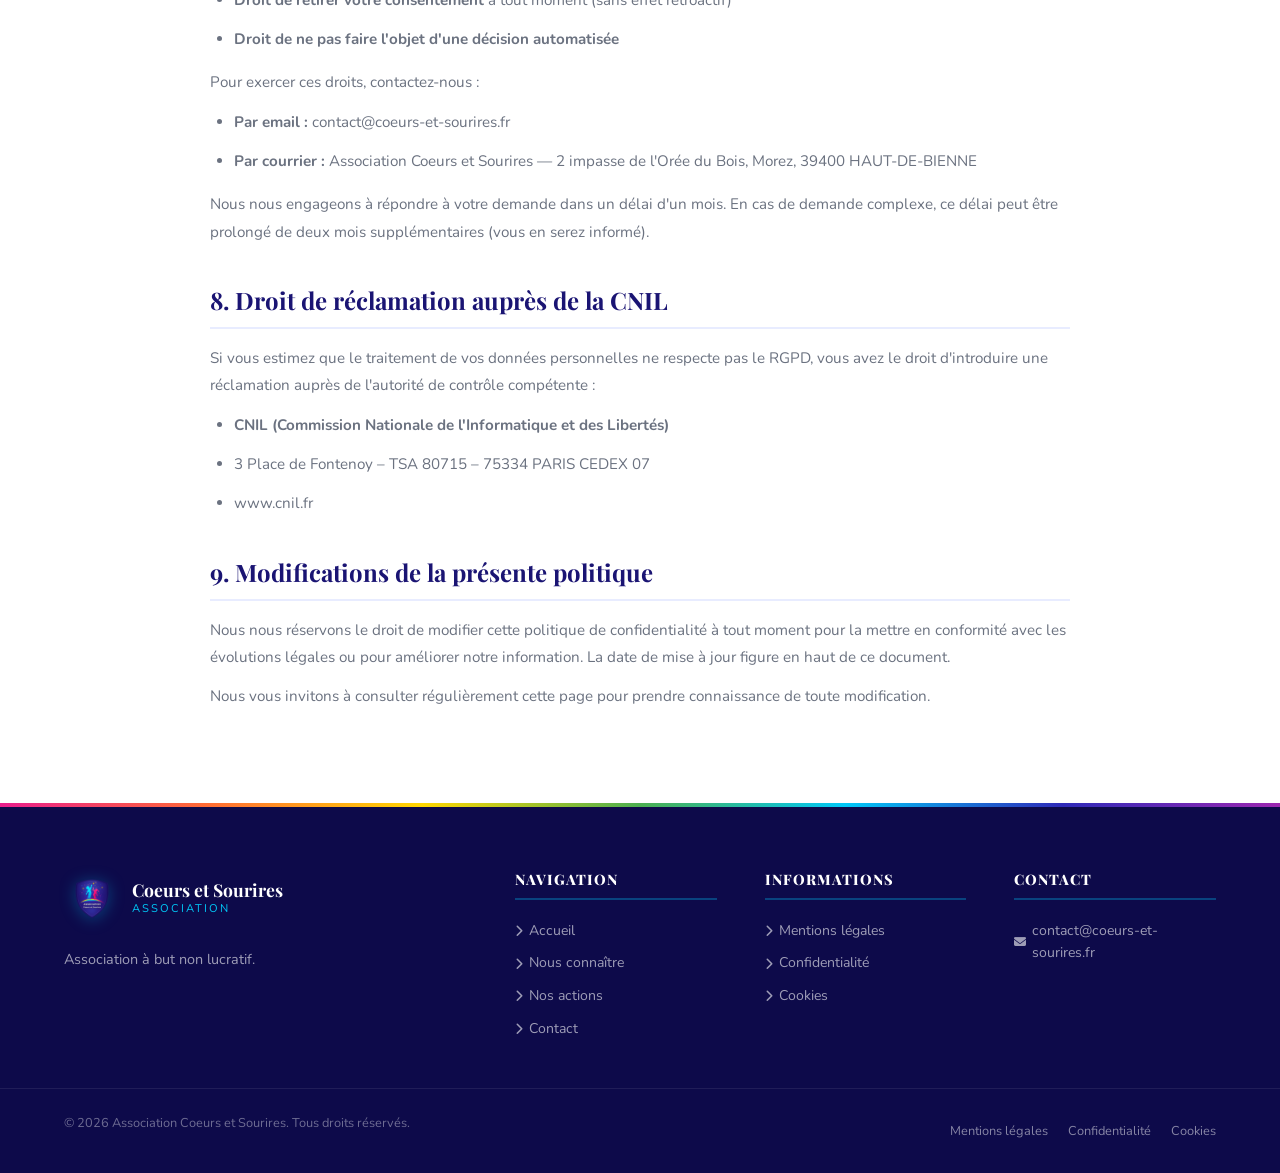
<file: politique-confidentialite.html>
<!DOCTYPE html>
<html lang="fr">
<head>
  <meta charset="UTF-8" />
  <meta name="viewport" content="width=device-width, initial-scale=1.0" />
  <meta name="description" content="Politique de confidentialité de l'association Coeurs et Sourires — RGPD." />
  <title>Politique de confidentialité – Association Coeurs et Sourires</title>
  <link rel="icon" type="image/png" href="images/logo.png" />
  <link rel="stylesheet" href="css/style.css" />
  <link rel="stylesheet" href="https://cdnjs.cloudflare.com/ajax/libs/font-awesome/6.5.0/css/all.min.css" />
</head>
<body>

  <nav class="navbar solid">
    <div class="nav-container">
      <a href="index.html" class="nav-logo">
        <img src="images/logo.png" alt="Logo Association Coeurs et Sourires" />
        <div class="nav-logo-text">
          <span class="nav-logo-name">Coeurs et Sourires</span>
          <span class="nav-logo-tagline">Association</span>
        </div>
      </a>
      <button class="nav-toggle" aria-label="Menu">
        <span></span><span></span><span></span>
      </button>
      <div class="nav-links">
        <a href="index.html">Accueil</a>
        <a href="nous-connaitre.html">Nous connaître</a>
        <a href="nos-actions.html">Nos actions</a>
        <a href="contact.html">Contact</a>
        <a href="faire-un-don.html" class="btn btn-primary btn-sm nav-cta">
          <i class="fas fa-heart"></i> Faire un don
        </a>
      </div>
    </div>
  </nav>

  <section class="page-hero">
    <div class="page-hero-stars"></div>
    <div class="container page-hero-content">
      <span class="section-label">Informations légales</span>
      <h1 class="page-hero-title">Politique de <span>confidentialité</span></h1>
      <p class="page-hero-desc">Vos données personnelles nous sont confiées. Nous les traitons avec le plus grand soin.</p>
      <nav class="breadcrumb" aria-label="Fil d'Ariane">
        <a href="index.html">Accueil</a>
        <i class="fas fa-chevron-right"></i>
        <span>Politique de confidentialité</span>
      </nav>
    </div>
  </section>

  <section class="section">
    <div class="container">
      <div class="legal-content">

        <div class="legal-info-box">
          <strong>Dernière mise à jour :</strong> 2025 — Conformément au Règlement Général sur la Protection des Données (RGPD — Règlement UE 2016/679) et à la loi Informatique et Libertés modifiée.
        </div>

        <h2>1. Identité du responsable du traitement</h2>
        <p>Le responsable du traitement de vos données personnelles est :</p>
        <ul>
          <li><strong>Association Coeurs et Sourires</strong></li>
          <li><strong>Représentée par :</strong> la présidente de l'association</li>
          <!-- [PLACEHOLDER] Adresse, email, téléphone -->
          <li><strong>Adresse :</strong> 2 impasse de l'Orée du Bois, Morez, 39400 HAUT-DE-BIENNE</li>
          <li><strong>Email :</strong> <a href="mailto:contact@coeurs-et-sourires.fr">contact@coeurs-et-sourires.fr</a></li>
          <li><strong>Téléphone :</strong> 07.84.52.66.43</li>
        </ul>

        <h2>2. Quelles données collectons-nous ?</h2>
        <p>Nous collectons uniquement les données personnelles strictement nécessaires à nos activités :</p>

        <h3>2.1 Via le formulaire de contact</h3>
        <ul>
          <li>Prénom et nom</li>
          <li>Adresse email</li>
          <li>Numéro de téléphone (facultatif)</li>
          <li>Objet et contenu de votre message</li>
        </ul>

        <h3>2.2 Via la plateforme de dons</h3>
        <ul>
          <li>Prénom et nom</li>
          <li>Adresse email (pour l'envoi du reçu fiscal)</li>
          <li>Adresse postale (pour l'envoi du reçu fiscal sur demande)</li>
          <li>Montant et date du don</li>
          <li>Informations de paiement (traitées directement par la plateforme de paiement sécurisée — nous n'y avons pas accès)</li>
        </ul>

        <h3>2.3 Données de navigation</h3>
        <p>Les données de connexion (adresse IP, date et heure d'accès) sont enregistrées automatiquement par notre hébergeur à des fins de sécurité et de maintenance technique. Elles ne sont pas exploitées à des fins commerciales.</p>

        <h2>3. Pourquoi collectons-nous ces données ?</h2>
        <div class="table-wrapper">
        <table>
          <thead>
            <tr>
              <th>Finalité</th>
              <th>Base légale</th>
              <th>Durée de conservation</th>
            </tr>
          </thead>
          <tbody>
            <tr>
              <td>Répondre à vos demandes de contact</td>
              <td>Intérêt légitime / Exécution d'un contrat</td>
              <td>3 ans à compter du dernier contact</td>
            </tr>
            <tr>
              <td>Traitement des dons et émission des reçus fiscaux</td>
              <td>Obligation légale / Exécution d'un contrat</td>
              <td>10 ans (obligation comptable)</td>
            </tr>
            <tr>
              <td>Envoi de la newsletter (si inscription)</td>
              <td>Consentement</td>
              <td>Jusqu'à désinscription</td>
            </tr>

            <tr>
              <td>Respect des obligations légales</td>
              <td>Obligation légale</td>
              <td>Selon la durée légale applicable</td>
            </tr>
          </tbody>
        </table>
        </div>

        <h2>4. Qui a accès à vos données ?</h2>
        <p>Vos données sont accessibles uniquement aux personnes habilitées au sein de l'association Coeurs et Sourires, dans le strict cadre de leurs fonctions.</p>
        <p>Elles peuvent être transmises aux sous-traitants suivants :</p>
        <ul>
          <li><strong>Formspree (formspree.io)</strong> : service de traitement du formulaire de contact — les données saisies (nom, email, message) lui sont transmises pour acheminement vers notre adresse email. Consultez leur <a href="https://formspree.io/legal/privacy-policy" target="_blank" rel="noopener">politique de confidentialité</a>.</li>
          <li><strong>Plateforme de dons</strong> : pour le traitement des paiements (à venir)</li>
          <li><strong>Hostinger International Ltd</strong> : hébergeur du site — pour l'hébergement des données techniques</li>
        </ul>
        <p>Ces sous-traitants agissent sur nos instructions et dans le respect du RGPD. Nous ne vendons, ne louons et ne cédons jamais vos données personnelles à des tiers à des fins commerciales.</p>

        <h2>5. Transferts hors Union Européenne</h2>
        <p>Nous nous efforçons de limiter les transferts de données hors UE. Si un tel transfert est nécessaire (par exemple via Google Fonts ou un prestataire américain), nous nous assurons que des garanties appropriées sont en place, notamment les <strong>clauses contractuelles types (SCC)</strong> adoptées par la Commission européenne.</p>

        <h2>6. Sécurité des données</h2>
        <p>Nous prenons toutes les précautions utiles pour préserver la sécurité de vos données et notamment empêcher qu'elles soient déformées, endommagées ou que des tiers non autorisés y aient accès.</p>
        <p>Notre site est hébergé sur des serveurs sécurisés. Les communications sont chiffrées via le protocole HTTPS (SSL/TLS).</p>

        <h2>7. Vos droits</h2>
        <p>Conformément au RGPD, vous disposez des droits suivants sur vos données :</p>
        <ul>
          <li><strong>Droit d'accès (art. 15)</strong> : obtenir une copie de vos données</li>
          <li><strong>Droit de rectification (art. 16)</strong> : corriger des données inexactes ou incomplètes</li>
          <li><strong>Droit à l'effacement (art. 17)</strong> : demander la suppression de vos données</li>
          <li><strong>Droit à la limitation du traitement (art. 18)</strong> : geler l'utilisation de vos données</li>
          <li><strong>Droit d'opposition (art. 21)</strong> : vous opposer à un traitement pour des raisons tenant à votre situation particulière</li>
          <li><strong>Droit à la portabilité (art. 20)</strong> : recevoir vos données dans un format structuré</li>
          <li><strong>Droit de retirer votre consentement</strong> à tout moment (sans effet rétroactif)</li>
          <li><strong>Droit de ne pas faire l'objet d'une décision automatisée</strong></li>
        </ul>
        <p>Pour exercer ces droits, contactez-nous :</p>
        <ul>
          <!-- [PLACEHOLDER] Email dédié RGPD -->
          <li><strong>Par email :</strong> <a href="mailto:contact@coeurs-et-sourires.fr">contact@coeurs-et-sourires.fr</a></li>
          <li><strong>Par courrier :</strong> Association Coeurs et Sourires — 2 impasse de l'Orée du Bois, Morez, 39400 HAUT-DE-BIENNE</li>
        </ul>
        <p>Nous nous engageons à répondre à votre demande dans un délai d'un mois. En cas de demande complexe, ce délai peut être prolongé de deux mois supplémentaires (vous en serez informé).</p>

        <h2>8. Droit de réclamation auprès de la CNIL</h2>
        <p>Si vous estimez que le traitement de vos données personnelles ne respecte pas le RGPD, vous avez le droit d'introduire une réclamation auprès de l'autorité de contrôle compétente :</p>
        <ul>
          <li><strong>CNIL (Commission Nationale de l'Informatique et des Libertés)</strong></li>
          <li>3 Place de Fontenoy – TSA 80715 – 75334 PARIS CEDEX 07</li>
          <li><a href="https://www.cnil.fr" target="_blank" rel="noopener">www.cnil.fr</a></li>
        </ul>

        <h2>9. Modifications de la présente politique</h2>
        <p>Nous nous réservons le droit de modifier cette politique de confidentialité à tout moment pour la mettre en conformité avec les évolutions légales ou pour améliorer notre information. La date de mise à jour figure en haut de ce document.</p>
        <p>Nous vous invitons à consulter régulièrement cette page pour prendre connaissance de toute modification.</p>

      </div>
    </div>
  </section>

  <footer>
    <div class="footer-rainbow"></div>
    <div class="footer-top">
      <div class="container">
        <div class="footer-grid">
          <div class="footer-brand">
            <div class="footer-logo">
              <img src="images/logo.png" alt="Coeurs et Sourires" />
              <div>
                <div class="footer-logo-text">Coeurs et Sourires</div>
                <div class="footer-logo-sub">Association</div>
              </div>
            </div>
            <p class="footer-desc">Association à but non lucratif.</p>
          </div>
          <div class="footer-col">
            <h4>Navigation</h4>
            <ul class="footer-links">
              <li><a href="index.html"><i class="fas fa-chevron-right"></i> Accueil</a></li>
              <li><a href="nous-connaitre.html"><i class="fas fa-chevron-right"></i> Nous connaître</a></li>
              <li><a href="nos-actions.html"><i class="fas fa-chevron-right"></i> Nos actions</a></li>
              <li><a href="contact.html"><i class="fas fa-chevron-right"></i> Contact</a></li>
            </ul>
          </div>
          <div class="footer-col">
            <h4>Informations</h4>
            <ul class="footer-links">
              <li><a href="mentions-legales.html"><i class="fas fa-chevron-right"></i> Mentions légales</a></li>
              <li><a href="politique-confidentialite.html"><i class="fas fa-chevron-right"></i> Confidentialité</a></li>
              <li><a href="politique-cookies.html"><i class="fas fa-chevron-right"></i> Cookies</a></li>
            </ul>
          </div>
          <div class="footer-col">
            <h4>Contact</h4>
            <ul class="footer-links">
              <li><a href="mailto:contact@coeurs-et-sourires.fr"><i class="fas fa-envelope"></i> contact@coeurs-et-sourires.fr</a></li>
            </ul>
          </div>
        </div>
      </div>
    </div>
    <div class="footer-bottom">
      <div class="container">
        <div class="footer-bottom-content">
          <p class="footer-copyright">© 2026 Association Coeurs et Sourires. Tous droits réservés.</p>
          <div class="footer-legal-links">
            <a href="mentions-legales.html">Mentions légales</a>
            <a href="politique-confidentialite.html">Confidentialité</a>
            <a href="politique-cookies.html">Cookies</a>
          </div>
        </div>
      </div>
    </div>
  </footer>

  <div class="cookie-banner" id="cookieBanner">
    <div class="cookie-icon">🍪</div>
    <div class="cookie-text">
      <h4>Ce site utilise des cookies</h4>
      <p>Nous utilisons des cookies pour améliorer votre expérience. En continuant, vous acceptez notre <a href="politique-cookies.html">politique de cookies</a>.</p>
    </div>
    <div class="cookie-actions">
      <button class="btn-cookie-accept" id="cookieAccept">Tout accepter</button>
      <button class="btn-cookie-refuse" id="cookieRefuse">Refuser</button>
      <button class="btn-cookie-settings" id="cookieSettings">Personnaliser</button>
    </div>
  </div>

  <script src="js/main.js"></script>
</body>
</html>
</file>
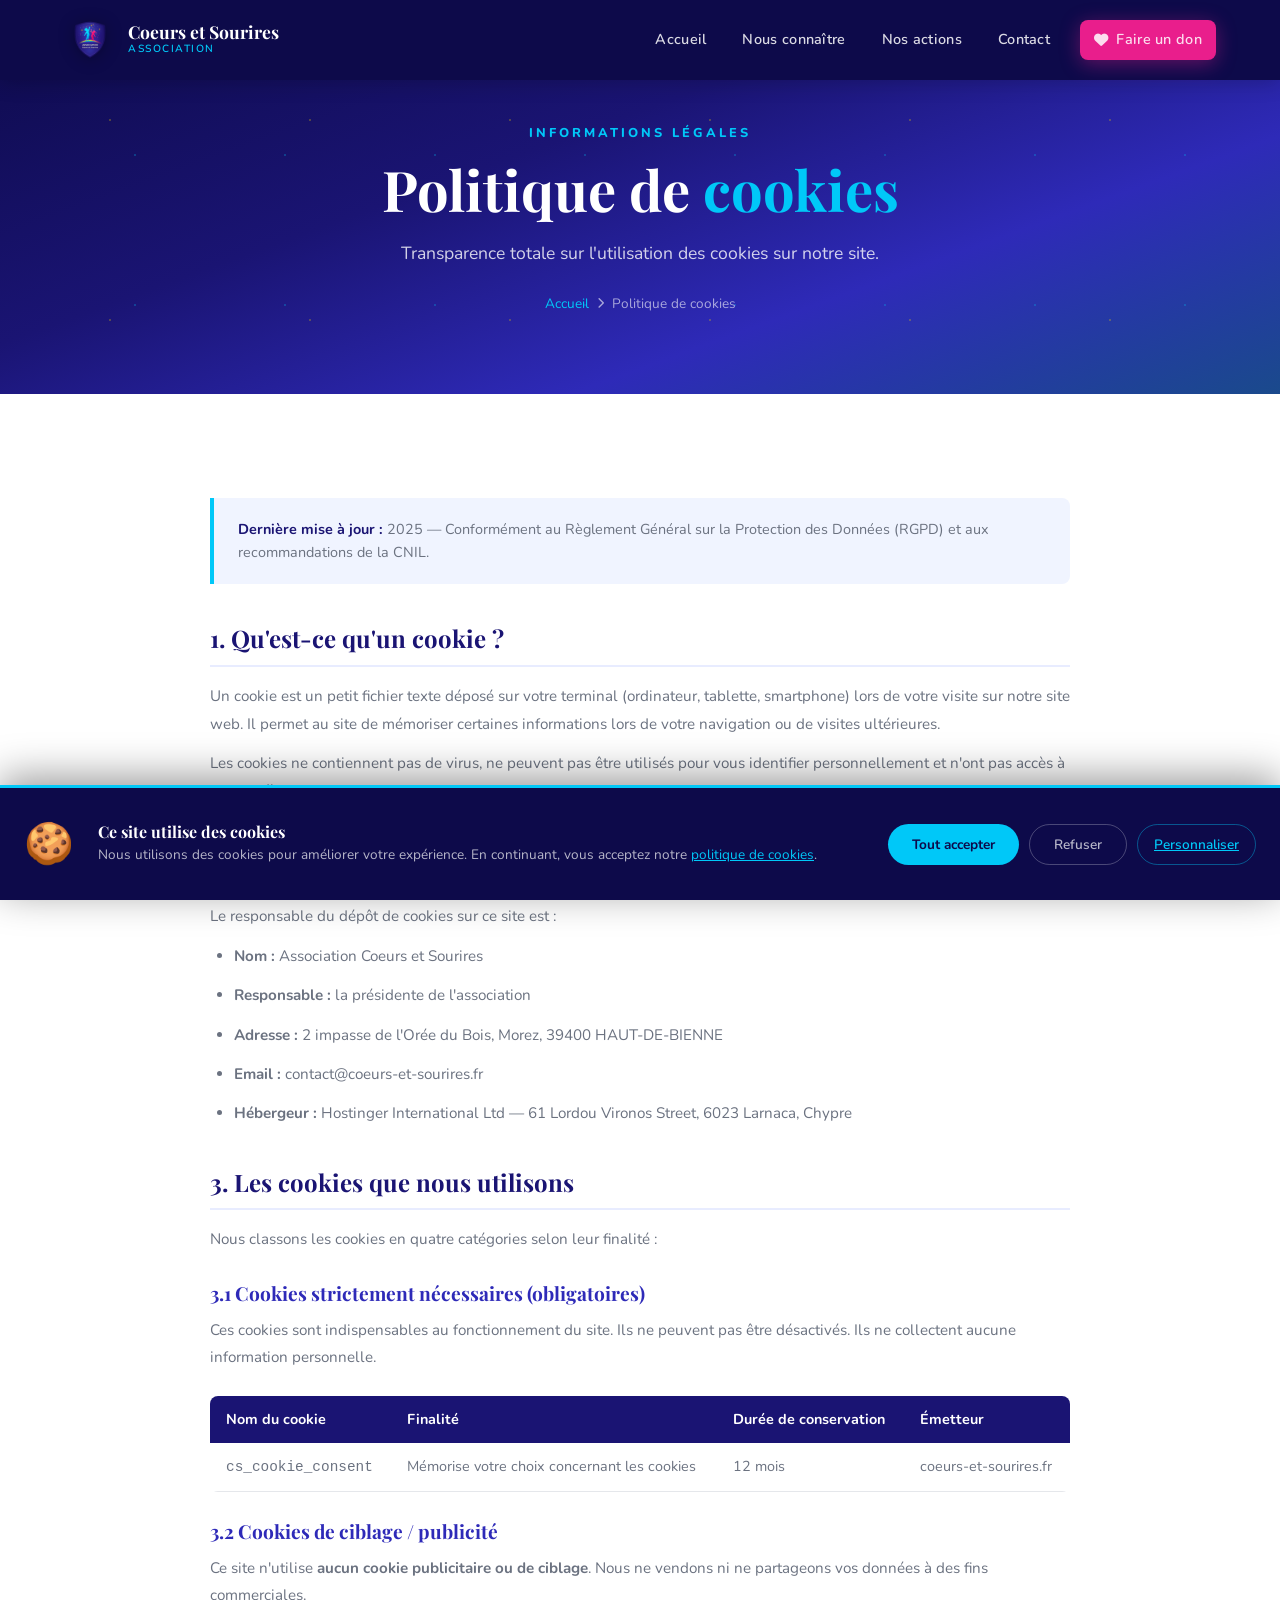
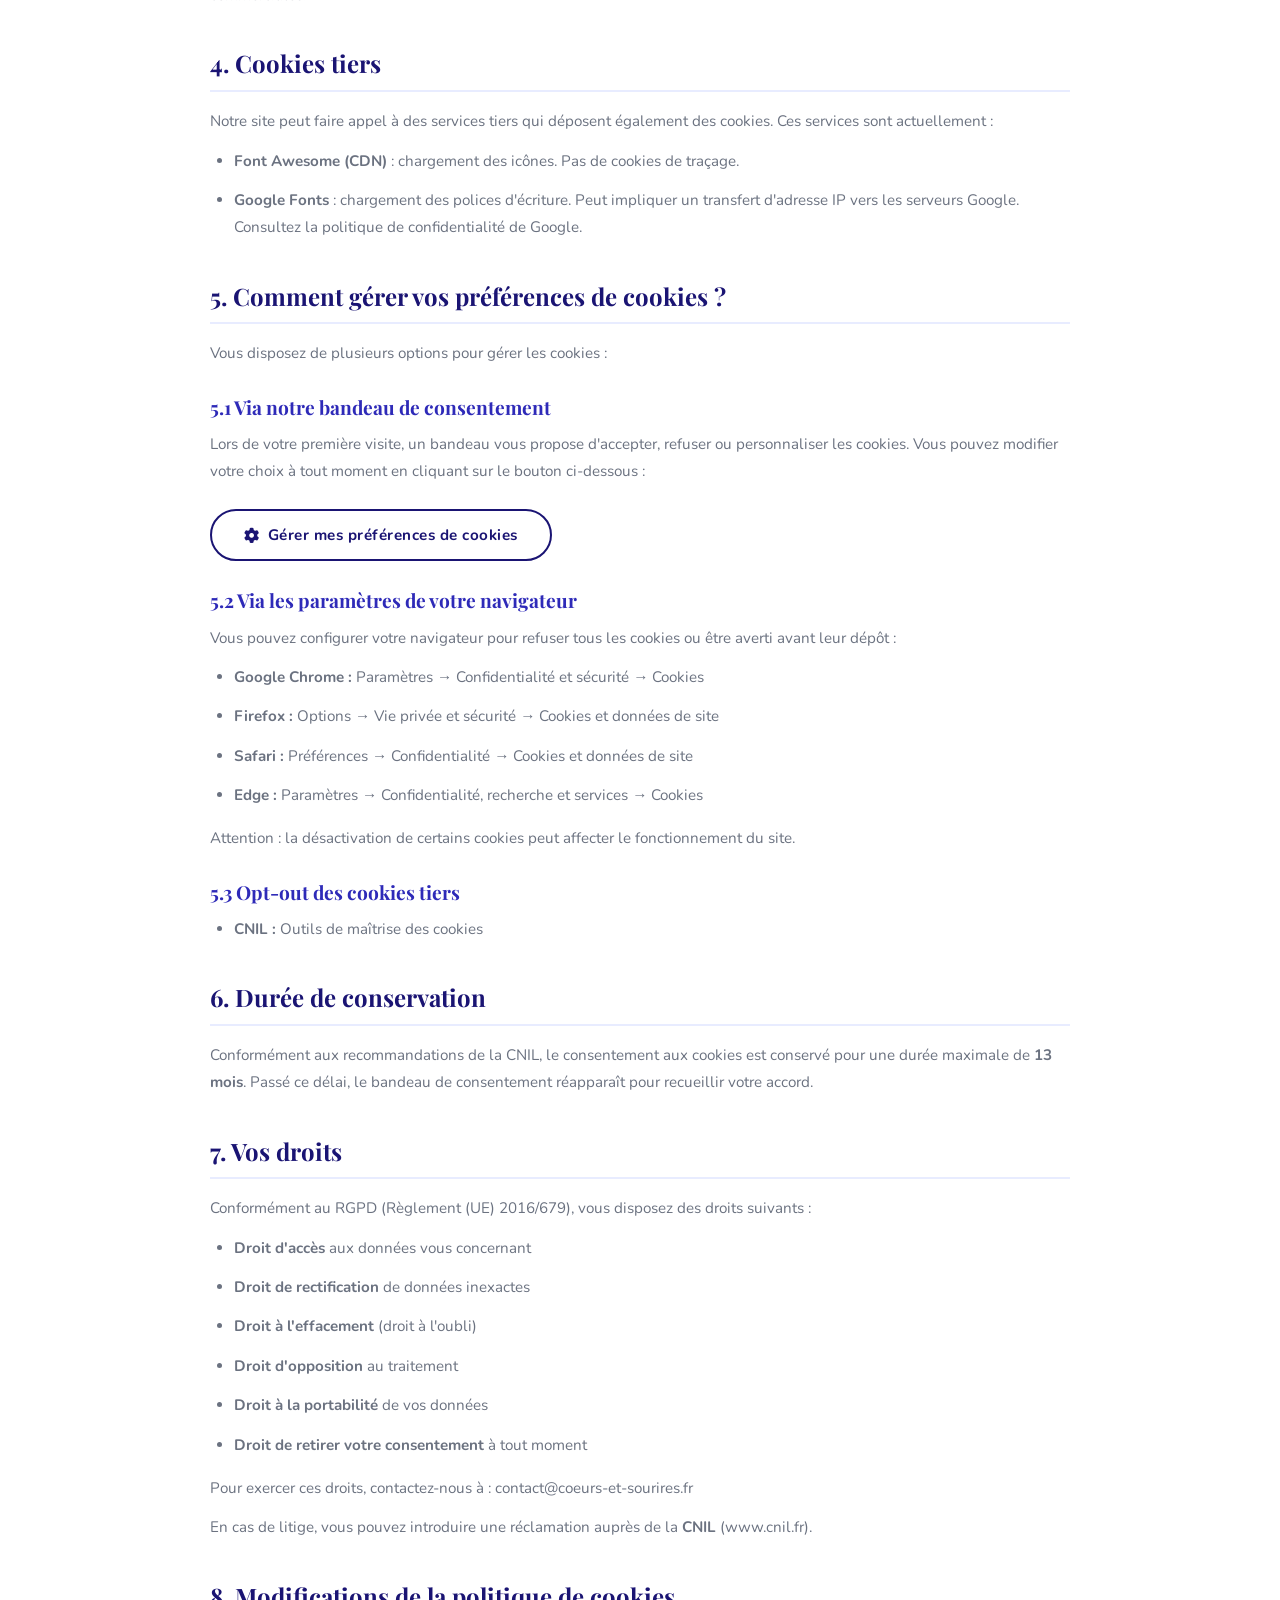
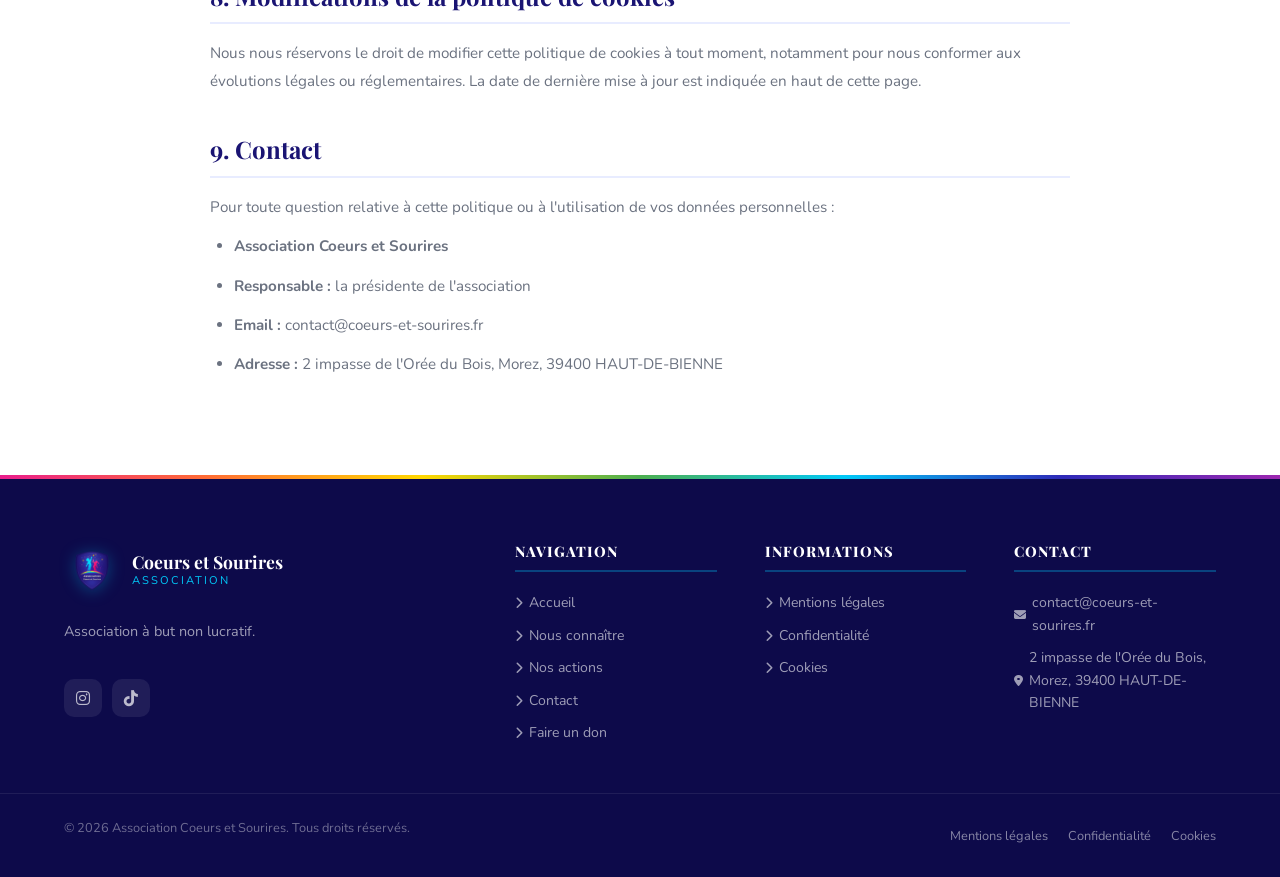
<file: politique-cookies.html>
<!DOCTYPE html>
<html lang="fr">
<head>
  <meta charset="UTF-8" />
  <meta name="viewport" content="width=device-width, initial-scale=1.0" />
  <meta name="description" content="Politique de cookies de l'association Coeurs et Sourires — conformité RGPD." />
  <title>Politique de cookies – Association Coeurs et Sourires</title>
  <link rel="icon" type="image/png" href="images/logo.png" />
  <link rel="stylesheet" href="css/style.css" />
  <link rel="stylesheet" href="https://cdnjs.cloudflare.com/ajax/libs/font-awesome/6.5.0/css/all.min.css" />
</head>
<body>

  <nav class="navbar solid">
    <div class="nav-container">
      <a href="index.html" class="nav-logo">
        <img src="images/logo.png" alt="Logo Association Coeurs et Sourires" />
        <div class="nav-logo-text">
          <span class="nav-logo-name">Coeurs et Sourires</span>
          <span class="nav-logo-tagline">Association</span>
        </div>
      </a>
      <button class="nav-toggle" aria-label="Menu">
        <span></span><span></span><span></span>
      </button>
      <div class="nav-links">
        <a href="index.html">Accueil</a>
        <a href="nous-connaitre.html">Nous connaître</a>
        <a href="nos-actions.html">Nos actions</a>
        <a href="contact.html">Contact</a>
        <a href="faire-un-don.html" class="btn btn-primary btn-sm nav-cta">
          <i class="fas fa-heart"></i> Faire un don
        </a>
      </div>
    </div>
  </nav>

  <section class="page-hero">
    <div class="page-hero-stars"></div>
    <div class="container page-hero-content">
      <span class="section-label">Informations légales</span>
      <h1 class="page-hero-title">Politique de <span>cookies</span></h1>
      <p class="page-hero-desc">Transparence totale sur l'utilisation des cookies sur notre site.</p>
      <nav class="breadcrumb" aria-label="Fil d'Ariane">
        <a href="index.html">Accueil</a>
        <i class="fas fa-chevron-right"></i>
        <span>Politique de cookies</span>
      </nav>
    </div>
  </section>

  <section class="section">
    <div class="container">
      <div class="legal-content">

        <div class="legal-info-box">
          <strong>Dernière mise à jour :</strong> 2025 — Conformément au Règlement Général sur la Protection des Données (RGPD) et aux recommandations de la CNIL.
        </div>

        <h2>1. Qu'est-ce qu'un cookie ?</h2>
        <p>Un cookie est un petit fichier texte déposé sur votre terminal (ordinateur, tablette, smartphone) lors de votre visite sur notre site web. Il permet au site de mémoriser certaines informations lors de votre navigation ou de visites ultérieures.</p>
        <p>Les cookies ne contiennent pas de virus, ne peuvent pas être utilisés pour vous identifier personnellement et n'ont pas accès à votre ordinateur.</p>

        <h2>2. Qui dépose des cookies sur ce site ?</h2>
        <p>Le responsable du dépôt de cookies sur ce site est :</p>
        <ul>
          <li><strong>Nom :</strong> Association Coeurs et Sourires</li>
          <li><strong>Responsable :</strong> la présidente de l'association</li>
          <li><strong>Adresse :</strong> 2 impasse de l'Orée du Bois, Morez, 39400 HAUT-DE-BIENNE</li>
          <li><strong>Email :</strong> contact@coeurs-et-sourires.fr</li>
          <li><strong>Hébergeur :</strong> Hostinger International Ltd — 61 Lordou Vironos Street, 6023 Larnaca, Chypre</li>
        </ul>

        <h2>3. Les cookies que nous utilisons</h2>
        <p>Nous classons les cookies en quatre catégories selon leur finalité :</p>

        <h3>3.1 Cookies strictement nécessaires (obligatoires)</h3>
        <p>Ces cookies sont indispensables au fonctionnement du site. Ils ne peuvent pas être désactivés. Ils ne collectent aucune information personnelle.</p>
        <div class="table-wrapper">
        <table>
          <thead>
            <tr>
              <th>Nom du cookie</th>
              <th>Finalité</th>
              <th>Durée de conservation</th>
              <th>Émetteur</th>
            </tr>
          </thead>
          <tbody>
            <tr>
              <td><code>cs_cookie_consent</code></td>
              <td>Mémorise votre choix concernant les cookies</td>
              <td>12 mois</td>
              <td>coeurs-et-sourires.fr</td>
            </tr>

          </tbody>
        </table>
        </div>

        <h3>3.2 Cookies de ciblage / publicité</h3>
        <p>Ce site n'utilise <strong>aucun cookie publicitaire ou de ciblage</strong>. Nous ne vendons ni ne partageons vos données à des fins commerciales.</p>

        <h2>4. Cookies tiers</h2>
        <p>Notre site peut faire appel à des services tiers qui déposent également des cookies. Ces services sont actuellement :</p>
        <ul>
          <li><strong>Font Awesome (CDN)</strong> : chargement des icônes. Pas de cookies de traçage.</li>
          <li><strong>Google Fonts</strong> : chargement des polices d'écriture. Peut impliquer un transfert d'adresse IP vers les serveurs Google. Consultez la <a href="https://policies.google.com/privacy" target="_blank" rel="noopener">politique de confidentialité de Google</a>.</li>
        </ul>

        <h2>5. Comment gérer vos préférences de cookies ?</h2>
        <p>Vous disposez de plusieurs options pour gérer les cookies :</p>

        <h3>5.1 Via notre bandeau de consentement</h3>
        <p>Lors de votre première visite, un bandeau vous propose d'accepter, refuser ou personnaliser les cookies. Vous pouvez modifier votre choix à tout moment en cliquant sur le bouton ci-dessous :</p>
        <div style="margin:24px 0;">
          <button id="resetCookieConsent" class="btn btn-outline-primary">
            <i class="fas fa-cog"></i> Gérer mes préférences de cookies
          </button>
        </div>

        <h3>5.2 Via les paramètres de votre navigateur</h3>
        <p>Vous pouvez configurer votre navigateur pour refuser tous les cookies ou être averti avant leur dépôt :</p>
        <ul>
          <li><strong>Google Chrome :</strong> Paramètres → Confidentialité et sécurité → Cookies</li>
          <li><strong>Firefox :</strong> Options → Vie privée et sécurité → Cookies et données de site</li>
          <li><strong>Safari :</strong> Préférences → Confidentialité → Cookies et données de site</li>
          <li><strong>Edge :</strong> Paramètres → Confidentialité, recherche et services → Cookies</li>
        </ul>
        <p>Attention : la désactivation de certains cookies peut affecter le fonctionnement du site.</p>

        <h3>5.3 Opt-out des cookies tiers</h3>
        <ul>
          <li><strong>CNIL :</strong> <a href="https://www.cnil.fr/fr/cookies-les-outils-pour-les-maitriser" target="_blank" rel="noopener">Outils de maîtrise des cookies</a></li>
        </ul>

        <h2>6. Durée de conservation</h2>
        <p>Conformément aux recommandations de la CNIL, le consentement aux cookies est conservé pour une durée maximale de <strong>13 mois</strong>. Passé ce délai, le bandeau de consentement réapparaît pour recueillir votre accord.</p>

        <h2>7. Vos droits</h2>
        <p>Conformément au RGPD (Règlement (UE) 2016/679), vous disposez des droits suivants :</p>
        <ul>
          <li><strong>Droit d'accès</strong> aux données vous concernant</li>
          <li><strong>Droit de rectification</strong> de données inexactes</li>
          <li><strong>Droit à l'effacement</strong> (droit à l'oubli)</li>
          <li><strong>Droit d'opposition</strong> au traitement</li>
          <li><strong>Droit à la portabilité</strong> de vos données</li>
          <li><strong>Droit de retirer votre consentement</strong> à tout moment</li>
        </ul>
        <p>Pour exercer ces droits, contactez-nous à : <a href="mailto:contact@coeurs-et-sourires.fr">contact@coeurs-et-sourires.fr</a></p>
        <p>En cas de litige, vous pouvez introduire une réclamation auprès de la <strong>CNIL</strong> (<a href="https://www.cnil.fr" target="_blank" rel="noopener">www.cnil.fr</a>).</p>

        <h2>8. Modifications de la politique de cookies</h2>
        <p>Nous nous réservons le droit de modifier cette politique de cookies à tout moment, notamment pour nous conformer aux évolutions légales ou réglementaires. La date de dernière mise à jour est indiquée en haut de cette page.</p>

        <h2>9. Contact</h2>
        <p>Pour toute question relative à cette politique ou à l'utilisation de vos données personnelles :</p>
        <ul>
          <li><strong>Association Coeurs et Sourires</strong></li>
          <li><strong>Responsable :</strong> la présidente de l'association</li>
          <li><strong>Email :</strong> contact@coeurs-et-sourires.fr</li>
          <li><strong>Adresse :</strong> 2 impasse de l'Orée du Bois, Morez, 39400 HAUT-DE-BIENNE</li>
        </ul>

      </div>
    </div>
  </section>

  <!-- ===== FOOTER ===== -->
  <footer>
    <div class="footer-rainbow"></div>
    <div class="footer-top">
      <div class="container">
        <div class="footer-grid">
          <div class="footer-brand">
            <div class="footer-logo">
              <img src="images/logo.png" alt="Coeurs et Sourires" />
              <div>
                <div class="footer-logo-text">Coeurs et Sourires</div>
                <div class="footer-logo-sub">Association</div>
              </div>
            </div>
            <p class="footer-desc">Association à but non lucratif.</p>
            <div class="footer-social">
              <a href="https://www.instagram.com/coeurs_et_sourires_officiel?igsh=eDV3M2d3M2FvdW54" target="_blank" rel="noopener noreferrer" class="footer-social-link" aria-label="Instagram"><i class="fab fa-instagram"></i></a>
              <a href="https://www.tiktok.com/@coeursetsourires1?_r=1&amp;_t=ZN-96WfNX58x42" target="_blank" rel="noopener noreferrer" class="footer-social-link" aria-label="TikTok"><i class="fab fa-tiktok"></i></a>
            </div>
          </div>
          <div class="footer-col">
            <h4>Navigation</h4>
            <ul class="footer-links">
              <li><a href="index.html"><i class="fas fa-chevron-right"></i> Accueil</a></li>
              <li><a href="nous-connaitre.html"><i class="fas fa-chevron-right"></i> Nous connaître</a></li>
              <li><a href="nos-actions.html"><i class="fas fa-chevron-right"></i> Nos actions</a></li>
              <li><a href="contact.html"><i class="fas fa-chevron-right"></i> Contact</a></li>
              <li><a href="faire-un-don.html"><i class="fas fa-chevron-right"></i> Faire un don</a></li>
            </ul>
          </div>
          <div class="footer-col">
            <h4>Informations</h4>
            <ul class="footer-links">
              <li><a href="mentions-legales.html"><i class="fas fa-chevron-right"></i> Mentions légales</a></li>
              <li><a href="politique-confidentialite.html"><i class="fas fa-chevron-right"></i> Confidentialité</a></li>
              <li><a href="politique-cookies.html"><i class="fas fa-chevron-right"></i> Cookies</a></li>
            </ul>
          </div>
          <div class="footer-col">
            <h4>Contact</h4>
            <ul class="footer-links">
              <li><a href="mailto:contact@coeurs-et-sourires.fr"><i class="fas fa-envelope"></i> contact@coeurs-et-sourires.fr</a></li>
              <li><a href="#"><i class="fas fa-map-marker-alt"></i> 2 impasse de l'Orée du Bois, Morez, 39400 HAUT-DE-BIENNE</a></li>
            </ul>
          </div>
        </div>
      </div>
    </div>
    <div class="footer-bottom">
      <div class="container">
        <div class="footer-bottom-content">
          <p class="footer-copyright">© 2026 Association Coeurs et Sourires. Tous droits réservés.</p>
          <div class="footer-legal-links">
            <a href="mentions-legales.html">Mentions légales</a>
            <a href="politique-confidentialite.html">Confidentialité</a>
            <a href="politique-cookies.html">Cookies</a>
          </div>
        </div>
      </div>
    </div>
  </footer>

  <div class="cookie-banner" id="cookieBanner">
    <div class="cookie-icon">🍪</div>
    <div class="cookie-text">
      <h4>Ce site utilise des cookies</h4>
      <p>Nous utilisons des cookies pour améliorer votre expérience. En continuant, vous acceptez notre <a href="politique-cookies.html">politique de cookies</a>.</p>
    </div>
    <div class="cookie-actions">
      <button class="btn-cookie-accept" id="cookieAccept">Tout accepter</button>
      <button class="btn-cookie-refuse" id="cookieRefuse">Refuser</button>
      <button class="btn-cookie-settings" id="cookieSettings">Personnaliser</button>
    </div>
  </div>

  <script src="js/main.js"></script>
</body>
</html>
</file>
<file: css/style.css>
/* =============================================
   ASSOCIATION COEURS ET SOURIRES
   Design System & Global Styles
   ============================================= */

/* --- Google Fonts Import --- */
@import url('https://fonts.googleapis.com/css2?family=Playfair+Display:wght@400;600;700;900&family=Nunito:wght@300;400;500;600;700;800&display=swap');

/* --- CSS Variables --- */
:root {
  --primary: #1a1473;
  --primary-dark: #0d0a4a;
  --primary-light: #2e2ab8;
  --secondary: #00c8f8;
  --pink: #e91e8c;
  --pink-light: #ff6bb5;
  --gold: #ffd700;
  --gold-dark: #f0a500;
  --green: #4caf50;
  --light: #f0f4ff;
  --light-2: #e8ecff;
  --white: #ffffff;
  --text: #1a1a2e;
  --text-muted: #6b7280;
  --text-light: #9ca3af;
  --border: #e5e7eb;
  --shadow-sm: 0 2px 8px rgba(26, 20, 115, 0.08);
  --shadow: 0 4px 20px rgba(26, 20, 115, 0.12);
  --shadow-lg: 0 8px 40px rgba(26, 20, 115, 0.18);
  --shadow-xl: 0 16px 60px rgba(26, 20, 115, 0.25);
  --radius-sm: 8px;
  --radius: 16px;
  --radius-lg: 24px;
  --radius-xl: 32px;
  --rainbow: linear-gradient(90deg, #e91e8c 0%, #ff6b35 16%, #ffd700 33%, #4caf50 50%, #00c8f8 66%, #2e2ab8 83%, #9c27b0 100%);
  --gradient-primary: linear-gradient(135deg, #1a1473 0%, #2e2ab8 50%, #1a1473 100%);
  --gradient-hero: linear-gradient(160deg, #0d0a4a 0%, #1a1473 40%, #2e2ab8 70%, #1a4a8c 100%);
  --gradient-card: linear-gradient(135deg, rgba(0, 200, 248, 0.1) 0%, rgba(233, 30, 140, 0.05) 100%);
  --transition: all 0.3s ease;
  --transition-slow: all 0.5s ease;
  --font-heading: 'Playfair Display', Georgia, serif;
  --font-body: 'Nunito', 'Segoe UI', sans-serif;
}

/* --- Reset & Base --- */
*, *::before, *::after {
  box-sizing: border-box;
  margin: 0;
  padding: 0;
}

html {
  scroll-behavior: smooth;
  font-size: 16px;
}

body {
  font-family: var(--font-body);
  color: var(--text);
  background-color: var(--white);
  line-height: 1.6;
  overflow-x: hidden;
}

img {
  max-width: 100%;
  height: auto;
  display: block;
}

a {
  color: inherit;
  text-decoration: none;
  transition: var(--transition);
}

ul {
  list-style: none;
}

button {
  cursor: pointer;
  font-family: var(--font-body);
  border: none;
  outline: none;
}

/* --- Typography --- */
h1, h2, h3, h4, h5, h6 {
  font-family: var(--font-heading);
  line-height: 1.2;
  font-weight: 700;
}

h1 { font-size: clamp(2rem, 5vw, 3.5rem); }
h2 { font-size: clamp(1.6rem, 3.5vw, 2.5rem); }
h3 { font-size: clamp(1.2rem, 2.5vw, 1.75rem); }
h4 { font-size: clamp(1rem, 2vw, 1.25rem); }

p { margin-bottom: 1rem; }
p:last-child { margin-bottom: 0; }

.text-center { text-align: center; }
.text-left { text-align: left; }

/* --- Layout --- */
.container {
  max-width: 1200px;
  margin: 0 auto;
  padding: 0 24px;
}

.container-sm {
  max-width: 800px;
  margin: 0 auto;
  padding: 0 24px;
}

.section {
  padding: 80px 0;
}

.section-sm {
  padding: 60px 0;
}

.section-lg {
  padding: 120px 0;
}

/* --- Section Headers --- */
.section-header {
  text-align: center;
  margin-bottom: 60px;
}

.section-label {
  display: inline-block;
  font-size: 0.8rem;
  font-weight: 800;
  letter-spacing: 3px;
  text-transform: uppercase;
  color: var(--secondary);
  margin-bottom: 12px;
  font-family: var(--font-body);
}

.section-title {
  color: var(--primary);
  margin-bottom: 16px;
}

.section-title span {
  color: var(--pink);
}

.section-subtitle {
  color: var(--text-muted);
  font-size: 1.1rem;
  max-width: 600px;
  margin: 0 auto;
  line-height: 1.7;
}

.rainbow-bar {
  width: 80px;
  height: 4px;
  background: var(--rainbow);
  border-radius: 2px;
  margin: 16px auto 0;
}

/* --- Buttons --- */
.btn {
  display: inline-flex;
  align-items: center;
  gap: 8px;
  padding: 14px 32px;
  border-radius: 50px;
  font-family: var(--font-body);
  font-weight: 700;
  font-size: 0.95rem;
  transition: var(--transition);
  cursor: pointer;
  white-space: nowrap;
  letter-spacing: 0.5px;
}

.btn-primary {
  background: var(--pink);
  color: var(--white);
  box-shadow: 0 4px 20px rgba(233, 30, 140, 0.4);
}

.btn-primary:hover {
  background: #c71576;
  box-shadow: 0 6px 30px rgba(233, 30, 140, 0.6);
  transform: translateY(-2px);
}

.btn-secondary {
  background: var(--secondary);
  color: var(--primary-dark);
  box-shadow: 0 4px 20px rgba(0, 200, 248, 0.35);
}

.btn-secondary:hover {
  background: #00b4e0;
  box-shadow: 0 6px 30px rgba(0, 200, 248, 0.5);
  transform: translateY(-2px);
}

.btn-outline {
  background: transparent;
  color: var(--white);
  border: 2px solid rgba(255,255,255,0.6);
}

.btn-outline:hover {
  background: rgba(255,255,255,0.15);
  border-color: var(--white);
  transform: translateY(-2px);
}

.btn-outline-primary {
  background: transparent;
  color: var(--primary);
  border: 2px solid var(--primary);
}

.btn-outline-primary:hover {
  background: var(--primary);
  color: var(--white);
  transform: translateY(-2px);
}

.btn-gold {
  background: linear-gradient(135deg, var(--gold), var(--gold-dark));
  color: var(--primary-dark);
  box-shadow: 0 4px 20px rgba(255, 215, 0, 0.4);
}

.btn-gold:hover {
  box-shadow: 0 6px 30px rgba(255, 215, 0, 0.6);
  transform: translateY(-2px);
}

.btn-lg {
  padding: 18px 44px;
  font-size: 1.05rem;
}

.btn-sm {
  padding: 10px 24px;
  font-size: 0.85rem;
}

/* --- Navigation --- */
.navbar {
  position: fixed;
  top: 0;
  left: 0;
  right: 0;
  z-index: 1000;
  padding: 0;
  transition: var(--transition);
  background: transparent;
}

.navbar.scrolled {
  background: rgba(13, 10, 74, 0.97);
  backdrop-filter: blur(16px);
  box-shadow: 0 2px 20px rgba(0,0,0,0.3);
  padding: 0;
}

.navbar.solid {
  background: var(--primary-dark);
  box-shadow: 0 2px 20px rgba(0,0,0,0.2);
}

.nav-container {
  max-width: 1200px;
  margin: 0 auto;
  padding: 0 24px;
  display: flex;
  align-items: center;
  justify-content: space-between;
  height: 80px;
}

.nav-logo {
  display: flex;
  align-items: center;
  gap: 12px;
}

.nav-logo img {
  height: 52px;
  width: auto;
  filter: drop-shadow(0 2px 8px rgba(0,0,0,0.3));
}

.nav-logo-text {
  display: flex;
  flex-direction: column;
}

.nav-logo-name {
  font-family: var(--font-heading);
  font-size: 1.1rem;
  font-weight: 700;
  color: var(--white);
  line-height: 1.1;
}

.nav-logo-tagline {
  font-size: 0.65rem;
  color: var(--secondary);
  letter-spacing: 1.5px;
  text-transform: uppercase;
  font-weight: 600;
}

.nav-links {
  display: flex;
  align-items: center;
  gap: 8px;
}

.nav-links a {
  color: rgba(255,255,255,0.85);
  font-weight: 600;
  font-size: 0.9rem;
  padding: 8px 14px;
  border-radius: 8px;
  transition: var(--transition);
  letter-spacing: 0.3px;
}

.nav-links a:hover,
.nav-links a.active {
  color: var(--white);
  background: rgba(255,255,255,0.12);
}

.nav-cta {
  margin-left: 8px;
}

.nav-toggle {
  display: none;
  flex-direction: column;
  gap: 5px;
  background: none;
  border: none;
  cursor: pointer;
  padding: 4px;
}

.nav-toggle span {
  display: block;
  width: 25px;
  height: 2px;
  background: var(--white);
  border-radius: 2px;
  transition: var(--transition);
}

/* Mobile Nav */
@media (max-width: 900px) {
  .nav-toggle { display: flex; }
  .nav-logo-text { display: none; }

  .nav-links {
    position: fixed;
    top: 80px;
    left: 0;
    right: 0;
    background: var(--primary-dark);
    flex-direction: column;
    padding: 24px;
    gap: 4px;
    transform: translateY(-120%);
    opacity: 0;
    transition: var(--transition-slow);
    box-shadow: 0 8px 32px rgba(0,0,0,0.3);
  }

  .nav-links.open {
    transform: translateY(0);
    opacity: 1;
  }

  .nav-links a {
    padding: 12px 20px;
    width: 100%;
    border-radius: 12px;
  }

  .nav-cta { width: 100%; }
  .nav-cta .btn { width: 100%; justify-content: center; }
}

/* --- Hero Section --- */
.hero {
  min-height: 100vh;
  background-image: url('../images/image-hero.PNG');
  background-size: cover;
  background-position: center center;
  background-attachment: fixed;
  display: flex;
  align-items: center;
  position: relative;
  overflow: visible;
  padding-top: 80px;
}

.hero-bg {
  position: absolute;
  inset: 0;
  /* Voile sombre pour assurer la lisibilité du texte */
  background: rgba(5, 8, 30, 0.45);
  pointer-events: none;
}

.hero-content {
  position: relative;
  z-index: 2;
  display: grid;
  grid-template-columns: 1fr 1fr;
  gap: 60px;
  align-items: center;
  max-width: 1200px;
  margin: 0 auto;
  padding: 60px 24px;
  width: 100%;
}

.hero-text {
  color: var(--white);
}

.hero-badge {
  display: inline-flex;
  align-items: center;
  gap: 8px;
  background: rgba(255, 215, 0, 0.15);
  border: 1px solid rgba(255, 215, 0, 0.4);
  color: var(--gold);
  padding: 8px 20px;
  border-radius: 50px;
  font-size: 0.8rem;
  font-weight: 700;
  letter-spacing: 2px;
  text-transform: uppercase;
  margin-bottom: 24px;
}

.hero-title {
  font-size: clamp(2.2rem, 5vw, 4rem);
  font-weight: 900;
  line-height: 1.1;
  margin-bottom: 24px;
  color: var(--white);
}

.hero-title .highlight {
  color: var(--secondary);
  display: block;
}

.hero-title .highlight-pink {
  color: var(--pink-light);
}

.hero-description {
  font-size: 1.15rem;
  color: rgba(255,255,255,0.85);
  line-height: 1.8;
  margin-bottom: 36px;
  max-width: 520px;
}

.hero-actions {
  display: flex;
  gap: 16px;
  flex-wrap: wrap;
}

.hero-image {
  display: flex;
  justify-content: center;
  align-items: center;
}

.hero-logo-wrap {
  position: relative;
  width: 340px;
  height: 340px;
  display: flex;
  align-items: center;
  justify-content: center;
}

.hero-logo-glow {
  position: absolute;
  inset: -30px;
  border-radius: 50%;
  background: radial-gradient(circle, rgba(0,200,248,0.2) 0%, transparent 70%);
  animation: pulse-glow 3s ease-in-out infinite;
}

@keyframes pulse-glow {
  0%, 100% { transform: scale(1); opacity: 0.6; }
  50% { transform: scale(1.1); opacity: 1; }
}

.hero-logo-wrap img {
  width: 300px;
  height: 300px;
  object-fit: contain;
  filter: drop-shadow(0 8px 40px rgba(0,200,248,0.4));
  animation: float 4s ease-in-out infinite;
}

@keyframes float {
  0%, 100% { transform: translateY(0); }
  50% { transform: translateY(-12px); }
}

.hero-scroll {
  position: absolute;
  bottom: 32px;
  left: 50%;
  transform: translateX(-50%);
  z-index: 2;
  display: flex;
  flex-direction: column;
  align-items: center;
  gap: 8px;
  color: rgba(255,255,255,0.6);
  font-size: 0.75rem;
  letter-spacing: 2px;
  text-transform: uppercase;
  animation: bounce 2s infinite;
}

.hero-scroll i { font-size: 1.2rem; }

@keyframes bounce {
  0%, 100% { transform: translateX(-50%) translateY(0); }
  50% { transform: translateX(-50%) translateY(6px); }
}

@media (max-width: 768px) {
  .hero-content {
    grid-template-columns: 1fr;
    gap: 40px;
    text-align: center;
    padding: 80px 24px 60px;
  }
  .hero-description { margin: 0 auto 36px; }
  .hero-actions { justify-content: center; }
  .hero-image { order: -1; }
  .hero-logo-wrap { width: 220px; height: 220px; }
  .hero-logo-wrap img { width: 200px; height: 200px; }
}

/* --- Alert Banner --- */
.alert-banner {
  background: linear-gradient(90deg, rgba(255,215,0,0.15), rgba(233,30,140,0.1));
  border-top: 3px solid var(--gold);
  padding: 14px 24px;
  text-align: center;
  font-size: 0.9rem;
  font-weight: 600;
  color: var(--primary-dark);
  display: flex;
  align-items: center;
  justify-content: center;
  gap: 10px;
}

.alert-banner i { color: var(--gold-dark); font-size: 1.1rem; }

/* --- Impact Stats --- */
.stats-section {
  background: var(--gradient-primary);
  padding: 60px 0;
  position: relative;
  overflow: hidden;
}

.stats-section::before {
  content: '';
  position: absolute;
  top: 0;
  left: 0;
  right: 0;
  height: 4px;
  background: var(--rainbow);
}

.stats-grid {
  display: grid;
  grid-template-columns: repeat(4, 1fr);
  gap: 40px;
  text-align: center;
}

.stat-item {
  color: var(--white);
}

.stat-number {
  font-family: var(--font-heading);
  font-size: 3rem;
  font-weight: 900;
  line-height: 1;
  margin-bottom: 8px;
  background: linear-gradient(135deg, var(--gold), var(--secondary));
  -webkit-background-clip: text;
  -webkit-text-fill-color: transparent;
  background-clip: text;
}

.stat-label {
  font-size: 0.9rem;
  color: rgba(255,255,255,0.75);
  font-weight: 600;
  letter-spacing: 0.5px;
  max-width: 150px;
  margin: 0 auto;
}

.stat-icon {
  font-size: 2rem;
  margin-bottom: 12px;
  display: block;
}

@media (max-width: 768px) {
  .stats-grid { grid-template-columns: repeat(2, 1fr); gap: 32px; }
}

/* --- Mission Section --- */
.mission-grid {
  display: grid;
  grid-template-columns: 1fr 1fr;
  gap: 60px;
  align-items: center;
}

.mission-content .section-label { margin-bottom: 12px; }

.mission-text {
  font-size: 1.05rem;
  color: var(--text-muted);
  line-height: 1.8;
  margin-bottom: 20px;
}

.mission-points {
  display: flex;
  flex-direction: column;
  gap: 16px;
  margin: 28px 0;
}

.mission-point {
  display: flex;
  align-items: flex-start;
  gap: 16px;
}

.mission-point-icon {
  width: 44px;
  height: 44px;
  border-radius: 12px;
  display: flex;
  align-items: center;
  justify-content: center;
  font-size: 1.2rem;
  flex-shrink: 0;
}

.mission-point-icon.cyan { background: rgba(0, 200, 248, 0.15); color: var(--secondary); }
.mission-point-icon.pink { background: rgba(233, 30, 140, 0.12); color: var(--pink); }
.mission-point-icon.gold { background: rgba(255, 215, 0, 0.15); color: var(--gold-dark); }
.mission-point-icon.green { background: rgba(76, 175, 80, 0.15); color: var(--green); }

.mission-point-text h4 {
  font-size: 1rem;
  color: var(--primary);
  margin-bottom: 4px;
}

.mission-point-text p {
  font-size: 0.9rem;
  color: var(--text-muted);
  margin: 0;
}

.mission-visual {
  position: relative;
}

.mission-card-main {
  background: var(--gradient-primary);
  border-radius: var(--radius-lg);
  padding: 48px 40px;
  text-align: center;
  color: var(--white);
  box-shadow: var(--shadow-xl);
  position: relative;
  overflow: hidden;
}

.mission-card-main::before {
  content: '';
  position: absolute;
  top: 0;
  left: 0;
  right: 0;
  height: 3px;
  background: var(--rainbow);
}

.mission-quote {
  font-family: var(--font-heading);
  font-size: 1.4rem;
  font-style: italic;
  line-height: 1.6;
  margin: 20px 0;
  color: rgba(255,255,255,0.95);
}

.mission-quote-author {
  font-size: 0.9rem;
  color: var(--secondary);
  font-weight: 600;
}

.mission-card-float {
  position: absolute;
  bottom: -20px;
  right: -20px;
  background: var(--white);
  border-radius: var(--radius);
  padding: 20px 24px;
  box-shadow: var(--shadow-lg);
  display: flex;
  align-items: center;
  gap: 12px;
}

.mission-float-icon {
  width: 48px;
  height: 48px;
  background: rgba(233, 30, 140, 0.12);
  border-radius: 12px;
  display: flex;
  align-items: center;
  justify-content: center;
  font-size: 1.3rem;
  color: var(--pink);
}

.mission-float-text {
  font-size: 0.85rem;
  color: var(--text);
  font-weight: 700;
}

.mission-float-sub {
  font-size: 0.75rem;
  color: var(--text-muted);
  font-weight: 400;
}

@media (max-width: 768px) {
  .mission-grid { grid-template-columns: 1fr; gap: 40px; }
  .mission-card-float { display: none; }
}

/* --- How It Works --- */
.how-it-works {
  background: var(--light);
}

.steps-grid {
  display: grid;
  grid-template-columns: repeat(3, 1fr);
  gap: 40px;
  position: relative;
}

.steps-grid::before {
  content: '';
  position: absolute;
  top: 48px;
  left: calc(16.67% + 24px);
  right: calc(16.67% + 24px);
  height: 2px;
  background: var(--rainbow);
  opacity: 0.4;
}

.step-card {
  background: var(--white);
  border-radius: var(--radius-lg);
  padding: 40px 32px;
  text-align: center;
  box-shadow: var(--shadow);
  position: relative;
  transition: var(--transition);
}

.step-card:hover {
  transform: translateY(-6px);
  box-shadow: var(--shadow-xl);
}

.step-number {
  width: 64px;
  height: 64px;
  border-radius: 50%;
  display: flex;
  align-items: center;
  justify-content: center;
  font-family: var(--font-heading);
  font-size: 1.6rem;
  font-weight: 900;
  margin: 0 auto 24px;
  position: relative;
  z-index: 1;
}

.step-number::before {
  content: '';
  position: absolute;
  inset: -4px;
  border-radius: 50%;
  background: var(--rainbow);
  z-index: -1;
}

.step-number.n1 { background: var(--primary); color: var(--gold); }
.step-number.n2 { background: var(--pink); color: var(--white); }
.step-number.n3 { background: var(--secondary); color: var(--primary-dark); }

.step-icon {
  font-size: 2.5rem;
  margin-bottom: 16px;
  display: block;
}

.step-title {
  font-size: 1.2rem;
  color: var(--primary);
  margin-bottom: 12px;
}

.step-desc {
  color: var(--text-muted);
  font-size: 0.95rem;
  line-height: 1.7;
}

@media (max-width: 768px) {
  .steps-grid { grid-template-columns: 1fr; }
  .steps-grid::before { display: none; }
}

/* --- Cards --- */
.card {
  background: var(--white);
  border-radius: var(--radius-lg);
  overflow: hidden;
  box-shadow: var(--shadow);
  transition: var(--transition);
}

.card:hover {
  transform: translateY(-4px);
  box-shadow: var(--shadow-xl);
}

.card-img {
  width: 100%;
  height: 220px;
  object-fit: cover;
}

.card-body {
  padding: 28px 24px;
}

.card-meta {
  font-size: 0.8rem;
  color: var(--text-light);
  font-weight: 600;
  letter-spacing: 0.5px;
  text-transform: uppercase;
  margin-bottom: 8px;
}

.card-title {
  font-size: 1.1rem;
  color: var(--primary);
  margin-bottom: 10px;
  line-height: 1.3;
}

.card-text {
  color: var(--text-muted);
  font-size: 0.9rem;
  line-height: 1.7;
}

.card-link {
  display: inline-flex;
  align-items: center;
  gap: 6px;
  color: var(--pink);
  font-weight: 700;
  font-size: 0.85rem;
  margin-top: 16px;
  transition: var(--transition);
}

.card-link:hover { gap: 10px; }

/* --- News Section --- */
.news-grid {
  display: grid;
  grid-template-columns: repeat(3, 1fr);
  gap: 28px;
}

.news-card-placeholder {
  background: linear-gradient(135deg, var(--light) 0%, var(--light-2) 100%);
  border-radius: var(--radius-lg);
  height: 280px;
  display: flex;
  flex-direction: column;
  align-items: center;
  justify-content: center;
  gap: 12px;
  color: var(--text-light);
  font-size: 0.9rem;
  border: 2px dashed var(--border);
}

.news-card-placeholder i { font-size: 2.5rem; color: var(--border); }

@media (max-width: 768px) {
  .news-grid { grid-template-columns: 1fr; }
}

/* --- Affiches grid --- */
.affiche-grid {
  display: grid;
  grid-template-columns: repeat(4, 1fr);
  gap: 24px;
}

/* --- Affiches cards --- */
.affiche-card {
  position: relative;
  border-radius: var(--radius-lg);
  overflow: hidden;
  box-shadow: var(--shadow);
  cursor: zoom-in;
  transition: box-shadow 0.2s ease;
  background: #f5f5f5;
}

.affiche-card:hover {
  box-shadow: var(--shadow-lg);
}

.affiche-card img {
  width: 100%;
  height: auto;
  display: block;
}

@media (max-width: 900px) {
  .affiche-grid { grid-template-columns: repeat(2, 1fr); gap: 16px; }
}

@media (max-width: 480px) {
  .affiche-grid { gap: 12px; }
}

/* --- Lightbox --- */
.lightbox-overlay {
  display: none;
  position: fixed;
  top: 0; left: 0;
  width: 100%;
  height: 100%;
  background: rgba(0, 0, 0, 0.88);
  z-index: 9999;
  cursor: zoom-out;
}
.lightbox-overlay.active {
  display: block;
}
.lightbox-overlay img {
  position: absolute;
  top: 50%;
  left: 50%;
  transform: translate(-50%, -50%);
  max-width: 92vw;
  max-height: 92vh;
  object-fit: contain;
  border-radius: var(--radius);
  box-shadow: 0 32px 100px rgba(0, 0, 0, 0.7);
  cursor: default;
  user-select: none;
}
.lightbox-close {
  position: absolute;
  top: 20px;
  right: 24px;
  background: rgba(255,255,255,0.15);
  border: none;
  color: #fff;
  font-size: 2rem;
  width: 44px;
  height: 44px;
  border-radius: 50%;
  cursor: pointer;
  display: flex;
  align-items: center;
  justify-content: center;
  line-height: 1;
  transition: background 0.2s;
  z-index: 10000;
}
.lightbox-close:hover { background: rgba(255,255,255,0.3); }

/* --- Testimonials --- */
.testimonials {
  background: var(--primary-dark);
  position: relative;
  overflow: hidden;
}

.testimonials::before {
  content: '';
  position: absolute;
  top: 0;
  left: 0;
  right: 0;
  height: 3px;
  background: var(--rainbow);
}

.testimonials .section-title { color: var(--white); }
.testimonials .section-subtitle { color: rgba(255,255,255,0.65); }
.testimonials .section-label { color: var(--gold); }

.testimonial-grid {
  display: grid;
  grid-template-columns: repeat(2, 1fr);
  gap: 28px;
}

.testimonial-card {
  background: rgba(255,255,255,0.07);
  border: 1px solid rgba(255,255,255,0.1);
  border-radius: var(--radius-lg);
  padding: 36px 32px;
  transition: var(--transition);
}

.testimonial-card:hover {
  background: rgba(255,255,255,0.1);
  border-color: rgba(255,255,255,0.2);
}

.testimonial-quote {
  font-size: 3rem;
  line-height: 1;
  color: var(--secondary);
  margin-bottom: 16px;
  font-family: Georgia, serif;
}

.testimonial-text {
  color: rgba(255,255,255,0.85);
  font-size: 1rem;
  line-height: 1.8;
  font-style: italic;
  margin-bottom: 24px;
}

.testimonial-author {
  display: flex;
  align-items: center;
  gap: 14px;
}

.testimonial-avatar {
  width: 48px;
  height: 48px;
  border-radius: 50%;
  background: linear-gradient(135deg, var(--secondary), var(--pink));
  display: flex;
  align-items: center;
  justify-content: center;
  font-size: 1.3rem;
  color: var(--white);
}

.testimonial-name {
  font-weight: 700;
  color: var(--white);
  font-size: 0.95rem;
}

.testimonial-role {
  font-size: 0.8rem;
  color: var(--secondary);
  font-weight: 600;
}

.testimonial-placeholder {
  background: rgba(255,255,255,0.05);
  border: 2px dashed rgba(255,255,255,0.15);
  border-radius: var(--radius-lg);
  padding: 36px;
  text-align: center;
  color: rgba(255,255,255,0.4);
  font-size: 0.9rem;
}

@media (max-width: 768px) {
  .testimonial-grid { grid-template-columns: 1fr; }
}

/* --- Partners --- */
.partners-grid {
  display: flex;
  align-items: center;
  justify-content: center;
  gap: 40px;
  flex-wrap: wrap;
}

.partner-logo {
  width: 160px;
  height: 80px;
  background: var(--light);
  border-radius: var(--radius);
  display: flex;
  align-items: center;
  justify-content: center;
  font-size: 0.8rem;
  color: var(--text-light);
  border: 2px dashed var(--border);
  font-weight: 600;
  text-align: center;
  padding: 8px;
  transition: var(--transition);
}

.partner-logo:hover {
  border-color: var(--secondary);
  color: var(--primary);
}

/* --- CTA Donate --- */
.cta-donate {
  background: linear-gradient(160deg, #1a1473 0%, #e91e8c 100%);
  position: relative;
  overflow: hidden;
  text-align: center;
}

.cta-donate::before {
  content: '';
  position: absolute;
  inset: 0;
  background: url("data:image/svg+xml,%3Csvg width='60' height='60' viewBox='0 0 60 60' xmlns='http://www.w3.org/2000/svg'%3E%3Cg fill='none' fill-rule='evenodd'%3E%3Cg fill='%23ffffff' fill-opacity='0.03'%3E%3Cpath d='M36 34v-4h-2v4h-4v2h4v4h2v-4h4v-2h-4zm0-30V0h-2v4h-4v2h4v4h2V6h4V4h-4zM6 34v-4H4v4H0v2h4v4h2v-4h4v-2H6zM6 4V0H4v4H0v2h4v4h2V6h4V4H6z'/%3E%3C/g%3E%3C/g%3E%3C/svg%3E");
}

.cta-donate .container { position: relative; z-index: 1; }

.cta-donate-title {
  font-size: clamp(2rem, 4vw, 3rem);
  color: var(--white);
  margin-bottom: 16px;
}

.cta-donate-desc {
  font-size: 1.15rem;
  color: rgba(255,255,255,0.85);
  max-width: 600px;
  margin: 0 auto 36px;
  line-height: 1.7;
}

.cta-donate-actions {
  display: flex;
  gap: 16px;
  justify-content: center;
  flex-wrap: wrap;
}

/* --- Page Hero (for inner pages) --- */
.page-hero {
  background: var(--gradient-hero);
  padding: 140px 0 80px;
  position: relative;
  overflow: hidden;
  text-align: center;
}

.page-hero-stars {
  position: absolute;
  inset: 0;
  background-image:
    radial-gradient(circle, var(--gold) 1px, transparent 1px),
    radial-gradient(circle, var(--secondary) 1px, transparent 1px);
  background-size: 200px 200px, 150px 150px;
  background-position: 10px 20px, 60px 80px;
  opacity: 0.25;
}

.page-hero-content { position: relative; z-index: 1; }

.page-hero-title {
  font-size: clamp(2rem, 5vw, 3.5rem);
  color: var(--white);
  margin-bottom: 16px;
}

.page-hero-title span { color: var(--secondary); }

.page-hero-desc {
  font-size: 1.1rem;
  color: rgba(255,255,255,0.8);
  max-width: 600px;
  margin: 0 auto 24px;
  line-height: 1.7;
}

.breadcrumb {
  display: flex;
  align-items: center;
  justify-content: center;
  gap: 8px;
  font-size: 0.85rem;
  color: rgba(255,255,255,0.6);
  margin-top: 24px;
}

.breadcrumb a { color: var(--secondary); }
.breadcrumb a:hover { color: var(--white); }
.breadcrumb i { font-size: 0.7rem; }

/* --- About Page --- */
.founder-section {
  background: var(--light);
}

.founder-grid {
  display: grid;
  grid-template-columns: 1fr 2fr;
  gap: 60px;
  align-items: start;
}

.founder-photo {
  border-radius: var(--radius-lg);
  overflow: hidden;
  box-shadow: var(--shadow-lg);
}

.founder-photo-placeholder {
  background: var(--gradient-primary);
  aspect-ratio: 3/4;
  display: flex;
  flex-direction: column;
  align-items: center;
  justify-content: center;
  gap: 16px;
  color: rgba(255,255,255,0.6);
  border-radius: var(--radius-lg);
  box-shadow: var(--shadow-lg);
}

.founder-photo-placeholder i { font-size: 5rem; color: rgba(255,255,255,0.4); }
.founder-photo-placeholder span { font-size: 0.85rem; letter-spacing: 1px; text-align: center; padding: 0 24px; }

.founder-name {
  font-size: 2rem;
  color: var(--primary);
  margin-bottom: 6px;
}

.founder-title {
  color: var(--pink);
  font-weight: 700;
  font-size: 1rem;
  letter-spacing: 1px;
  text-transform: uppercase;
  margin-bottom: 24px;
}

.founder-bio {
  color: var(--text-muted);
  line-height: 1.8;
  font-size: 1rem;
  margin-bottom: 16px;
}

.values-grid {
  display: grid;
  grid-template-columns: repeat(3, 1fr);
  gap: 28px;
}

.value-card {
  background: var(--white);
  border-radius: var(--radius-lg);
  padding: 36px 28px;
  text-align: center;
  box-shadow: var(--shadow);
  transition: var(--transition);
  border-top: 4px solid transparent;
}

.value-card.v1 { border-top-color: var(--secondary); }
.value-card.v2 { border-top-color: var(--pink); }
.value-card.v3 { border-top-color: var(--gold); }
.value-card.v4 { border-top-color: var(--green); }
.value-card.v5 { border-top-color: var(--primary-light); }
.value-card.v6 { border-top-color: #9c27b0; }

.value-card:hover {
  transform: translateY(-4px);
  box-shadow: var(--shadow-xl);
}

.value-icon {
  font-size: 2.5rem;
  margin-bottom: 16px;
  display: block;
}

.value-title {
  font-size: 1.1rem;
  color: var(--primary);
  margin-bottom: 10px;
}

.value-text {
  color: var(--text-muted);
  font-size: 0.9rem;
  line-height: 1.7;
}

@media (max-width: 900px) {
  .founder-grid { grid-template-columns: 1fr; }
  .values-grid { grid-template-columns: repeat(2, 1fr); }
}

@media (max-width: 480px) {
  .values-grid { grid-template-columns: 1fr; }
}

/* --- Actions Page --- */
.actions-grid {
  display: grid;
  grid-template-columns: repeat(3, 1fr);
  gap: 28px;
}

.action-card {
  background: var(--white);
  border-radius: var(--radius-lg);
  padding: 36px 28px;
  box-shadow: var(--shadow);
  transition: var(--transition);
  position: relative;
  overflow: hidden;
}

.action-card::before {
  content: '';
  position: absolute;
  top: 0;
  left: 0;
  right: 0;
  height: 3px;
  background: var(--rainbow);
}

.action-card:hover {
  transform: translateY(-4px);
  box-shadow: var(--shadow-xl);
}

.action-icon {
  width: 64px;
  height: 64px;
  border-radius: var(--radius);
  display: flex;
  align-items: center;
  justify-content: center;
  font-size: 1.8rem;
  margin-bottom: 20px;
}

.action-icon.blue { background: rgba(0, 200, 248, 0.12); color: var(--secondary); }
.action-icon.pink { background: rgba(233, 30, 140, 0.1); color: var(--pink); }
.action-icon.gold { background: rgba(255, 215, 0, 0.12); color: var(--gold-dark); }
.action-icon.green { background: rgba(76, 175, 80, 0.1); color: var(--green); }
.action-icon.purple { background: rgba(156, 39, 176, 0.1); color: #9c27b0; }
.action-icon.navy { background: rgba(26, 20, 115, 0.1); color: var(--primary); }

.action-title {
  font-size: 1.1rem;
  color: var(--primary);
  margin-bottom: 12px;
}

.action-text {
  color: var(--text-muted);
  font-size: 0.9rem;
  line-height: 1.7;
}

@media (max-width: 768px) {
  .actions-grid { grid-template-columns: 1fr; }
}

/* --- Donation Page --- */
.donation-amounts {
  display: grid;
  grid-template-columns: repeat(4, 1fr);
  gap: 16px;
  margin-bottom: 32px;
}

.donation-amount-btn {
  background: var(--white);
  border: 2px solid var(--border);
  border-radius: var(--radius);
  padding: 24px 16px;
  text-align: center;
  cursor: pointer;
  transition: var(--transition);
  font-family: var(--font-body);
}

.donation-amount-btn.active {
  border-color: var(--pink);
  background: rgba(233, 30, 140, 0.05);
}

.donation-amount-btn .amount {
  font-family: var(--font-heading);
  font-size: 1.8rem;
  font-weight: 900;
  color: var(--primary);
  display: block;
}

.donation-amount-btn .impact {
  font-size: 0.78rem;
  color: var(--text-muted);
  line-height: 1.4;
  margin-top: 4px;
}

.donation-widget-placeholder {
  background: var(--light);
  border-radius: var(--radius-lg);
  padding: 60px 40px;
  text-align: center;
  border: 2px dashed var(--secondary);
}

.donation-widget-placeholder i {
  font-size: 4rem;
  color: var(--secondary);
  margin-bottom: 20px;
  display: block;
}

.donation-widget-placeholder h3 {
  color: var(--primary);
  margin-bottom: 12px;
}

.donation-widget-placeholder p {
  color: var(--text-muted);
  font-size: 0.95rem;
  max-width: 500px;
  margin: 0 auto 24px;
}

.fiscal-box {
  background: linear-gradient(135deg, rgba(76,175,80,0.08), rgba(0,200,248,0.08));
  border: 1px solid rgba(76,175,80,0.3);
  border-radius: var(--radius-lg);
  padding: 32px;
  display: flex;
  gap: 20px;
  align-items: flex-start;
}

.fiscal-icon {
  width: 56px;
  height: 56px;
  background: rgba(76,175,80,0.15);
  border-radius: 50%;
  display: flex;
  align-items: center;
  justify-content: center;
  font-size: 1.5rem;
  color: var(--green);
  flex-shrink: 0;
}

.fiscal-text h4 { color: var(--primary); margin-bottom: 8px; }
.fiscal-text p { color: var(--text-muted); font-size: 0.9rem; line-height: 1.7; margin: 0; }

@media (max-width: 768px) {
  .donation-amounts { grid-template-columns: repeat(2, 1fr); }
}

/* --- FAQ --- */
.faq-list {
  display: flex;
  flex-direction: column;
  gap: 12px;
}

.faq-item {
  background: var(--white);
  border-radius: var(--radius);
  box-shadow: var(--shadow-sm);
  overflow: hidden;
  border: 1px solid var(--border);
}

.faq-question {
  width: 100%;
  background: none;
  border: none;
  padding: 20px 24px;
  display: flex;
  align-items: center;
  justify-content: space-between;
  gap: 16px;
  cursor: pointer;
  font-family: var(--font-heading);
  font-size: 1rem;
  font-weight: 600;
  color: var(--primary);
  text-align: left;
  transition: var(--transition);
}

.faq-question:hover { background: var(--light); }

.faq-question i {
  transition: var(--transition);
  color: var(--pink);
  font-size: 0.9rem;
  flex-shrink: 0;
}

.faq-item.open .faq-question i { transform: rotate(180deg); }

.faq-answer {
  display: none;
  padding: 0 24px 20px;
  color: var(--text-muted);
  font-size: 0.95rem;
  line-height: 1.7;
}

.faq-item.open .faq-answer { display: block; }

/* --- Contact Page --- */
.contact-grid {
  display: grid;
  grid-template-columns: 1fr 2fr;
  gap: 60px;
}

.contact-info-card {
  background: var(--gradient-primary);
  border-radius: var(--radius-lg);
  padding: 40px 32px;
  color: var(--white);
  height: fit-content;
}

.contact-info-card h3 {
  margin-bottom: 32px;
  font-size: 1.4rem;
}

.contact-info-item {
  display: flex;
  gap: 16px;
  align-items: flex-start;
  margin-bottom: 28px;
}

.contact-info-icon {
  width: 44px;
  height: 44px;
  background: rgba(255,255,255,0.12);
  border-radius: 12px;
  display: flex;
  align-items: center;
  justify-content: center;
  font-size: 1.1rem;
  flex-shrink: 0;
}

.contact-info-text { font-size: 0.9rem; }
.contact-info-label { color: var(--secondary); font-weight: 700; font-size: 0.75rem; letter-spacing: 1px; text-transform: uppercase; margin-bottom: 4px; }
.contact-info-value { color: rgba(255,255,255,0.9); }

.social-links {
  display: flex;
  gap: 12px;
  margin-top: 32px;
}

.social-link {
  width: 44px;
  height: 44px;
  background: rgba(255,255,255,0.1);
  border-radius: 12px;
  display: flex;
  align-items: center;
  justify-content: center;
  font-size: 1.1rem;
  color: var(--white);
  transition: var(--transition);
}

.social-link:hover { background: var(--secondary); color: var(--primary-dark); }

/* --- Form Styles --- */
.form-group {
  margin-bottom: 20px;
}

.form-label {
  display: block;
  font-weight: 700;
  font-size: 0.85rem;
  color: var(--primary);
  margin-bottom: 8px;
  letter-spacing: 0.3px;
}

.form-label span { color: var(--pink); }

.form-input,
.form-select,
.form-textarea {
  width: 100%;
  padding: 14px 18px;
  border: 2px solid var(--border);
  border-radius: var(--radius-sm);
  font-family: var(--font-body);
  font-size: 0.95rem;
  color: var(--text);
  background: var(--white);
  transition: var(--transition);
  outline: none;
}

.form-input:focus,
.form-select:focus,
.form-textarea:focus {
  border-color: var(--secondary);
  box-shadow: 0 0 0 4px rgba(0,200,248,0.12);
}

.form-textarea { resize: vertical; min-height: 140px; }

.form-row {
  display: grid;
  grid-template-columns: 1fr 1fr;
  gap: 16px;
}

.form-check {
  display: flex;
  align-items: flex-start;
  gap: 12px;
  cursor: pointer;
}

.form-check input[type="checkbox"] {
  width: 18px;
  height: 18px;
  flex-shrink: 0;
  margin-top: 2px;
  accent-color: var(--pink);
}

.form-check-label {
  font-size: 0.85rem;
  color: var(--text-muted);
  line-height: 1.5;
}

.form-check-label a { color: var(--pink); font-weight: 600; }

@media (max-width: 768px) {
  .contact-grid { grid-template-columns: 1fr; }
  .form-row { grid-template-columns: 1fr; }
}

/* --- RGPD / Legal Pages --- */
.legal-content {
  max-width: 860px;
  margin: 0 auto;
}

.legal-content h2 {
  color: var(--primary);
  font-size: 1.5rem;
  margin: 40px 0 16px;
  padding-bottom: 12px;
  border-bottom: 2px solid var(--light-2);
}

.legal-content h3 {
  color: var(--primary-light);
  font-size: 1.2rem;
  margin: 28px 0 12px;
}

.legal-content p, .legal-content li {
  color: var(--text-muted);
  font-size: 0.95rem;
  line-height: 1.8;
  margin-bottom: 12px;
}

.legal-content ul, .legal-content ol {
  padding-left: 24px;
  margin-bottom: 16px;
}

.legal-content ul { list-style: disc; }
.legal-content ol { list-style: decimal; }

.legal-content table {
  width: 100%;
  border-collapse: collapse;
  margin: 24px 0;
  font-size: 0.9rem;
}

.legal-content table th {
  background: var(--primary);
  color: var(--white);
  padding: 12px 16px;
  text-align: left;
  font-family: var(--font-body);
  font-weight: 700;
}

.legal-content table td {
  padding: 12px 16px;
  border-bottom: 1px solid var(--border);
  color: var(--text-muted);
  vertical-align: top;
}

.legal-content table tr:nth-child(even) td { background: var(--light); }

.legal-info-box {
  background: var(--light);
  border-left: 4px solid var(--secondary);
  border-radius: 0 var(--radius-sm) var(--radius-sm) 0;
  padding: 20px 24px;
  margin: 24px 0;
  font-size: 0.9rem;
  color: var(--text-muted);
}

.legal-info-box strong { color: var(--primary); }

/* --- Cookie Banner --- */
.cookie-banner {
  position: fixed;
  bottom: 0;
  left: 0;
  right: 0;
  z-index: 9999;
  background: var(--primary-dark);
  border-top: 3px solid var(--secondary);
  padding: 24px;
  display: flex;
  align-items: center;
  gap: 24px;
  box-shadow: 0 -8px 40px rgba(0,0,0,0.4);
  transform: translateY(100%);
  transition: transform 0.5s cubic-bezier(0.4, 0, 0.2, 1);
}

.cookie-banner.show { transform: translateY(0); }

.cookie-icon {
  font-size: 2.5rem;
  flex-shrink: 0;
}

.cookie-text {
  flex: 1;
}

.cookie-text h4 {
  color: var(--white);
  font-size: 1rem;
  margin-bottom: 4px;
}

.cookie-text p {
  color: rgba(255,255,255,0.7);
  font-size: 0.85rem;
  line-height: 1.5;
  margin: 0;
}

.cookie-text a { color: var(--secondary); text-decoration: underline; }

.cookie-actions {
  display: flex;
  gap: 10px;
  flex-shrink: 0;
  flex-wrap: wrap;
}

.btn-cookie-accept {
  background: var(--secondary);
  color: var(--primary-dark);
  padding: 10px 24px;
  border-radius: 50px;
  font-weight: 700;
  font-size: 0.85rem;
  cursor: pointer;
  border: none;
  transition: var(--transition);
  font-family: var(--font-body);
}

.btn-cookie-accept:hover { background: #00b4e0; }

.btn-cookie-refuse {
  background: transparent;
  color: rgba(255,255,255,0.7);
  padding: 10px 24px;
  border-radius: 50px;
  font-weight: 600;
  font-size: 0.85rem;
  cursor: pointer;
  border: 1px solid rgba(255,255,255,0.25);
  transition: var(--transition);
  font-family: var(--font-body);
}

.btn-cookie-refuse:hover {
  color: var(--white);
  border-color: rgba(255,255,255,0.5);
}

.btn-cookie-settings {
  background: transparent;
  color: var(--secondary);
  padding: 10px 16px;
  border-radius: 50px;
  font-weight: 600;
  font-size: 0.85rem;
  cursor: pointer;
  border: 1px solid rgba(0,200,248,0.4);
  transition: var(--transition);
  font-family: var(--font-body);
  text-decoration: underline;
}

@media (max-width: 768px) {
  .cookie-banner { flex-direction: column; align-items: flex-start; padding: 20px; }
  .cookie-actions { width: 100%; }
  .cookie-icon { display: none; }
}

/* --- Footer --- */
footer {
  background: var(--primary-dark);
  color: rgba(255,255,255,0.75);
  padding-top: 0;
}

.footer-rainbow {
  height: 4px;
  background: var(--rainbow);
}

.footer-top {
  padding: 64px 0 48px;
}

.footer-grid {
  display: grid;
  grid-template-columns: 2fr 1fr 1fr 1fr;
  gap: 48px;
}

.footer-brand {
  display: flex;
  flex-direction: column;
  gap: 20px;
}

.footer-logo {
  display: flex;
  align-items: center;
  gap: 12px;
}

.footer-logo img { height: 56px; filter: drop-shadow(0 2px 8px rgba(0,200,248,0.3)); }

.footer-logo-text {
  font-family: var(--font-heading);
  font-size: 1.1rem;
  font-weight: 700;
  color: var(--white);
  line-height: 1.2;
}

.footer-logo-sub {
  font-size: 0.7rem;
  color: var(--secondary);
  letter-spacing: 2px;
  text-transform: uppercase;
}

.footer-desc {
  font-size: 0.9rem;
  line-height: 1.7;
  color: rgba(255,255,255,0.6);
  max-width: 320px;
}

.footer-social {
  display: flex;
  gap: 10px;
}

.footer-social-link {
  width: 38px;
  height: 38px;
  background: rgba(255,255,255,0.08);
  border-radius: 10px;
  display: flex;
  align-items: center;
  justify-content: center;
  font-size: 1rem;
  color: rgba(255,255,255,0.7);
  transition: var(--transition);
}

.footer-social-link:hover { background: var(--secondary); color: var(--primary-dark); }

.footer-col h4 {
  color: var(--white);
  font-size: 0.9rem;
  font-weight: 800;
  letter-spacing: 1px;
  text-transform: uppercase;
  margin-bottom: 20px;
  padding-bottom: 10px;
  border-bottom: 2px solid rgba(0,200,248,0.3);
}

.footer-links {
  display: flex;
  flex-direction: column;
  gap: 10px;
}

.footer-links a {
  font-size: 0.88rem;
  color: rgba(255,255,255,0.6);
  transition: var(--transition);
  display: flex;
  align-items: center;
  gap: 6px;
}

.footer-links a:hover { color: var(--secondary); padding-left: 4px; }

.footer-links a i { font-size: 0.75rem; }

.footer-bottom {
  border-top: 1px solid rgba(255,255,255,0.08);
  padding: 24px 0;
}

.footer-bottom-content {
  display: flex;
  align-items: center;
  justify-content: space-between;
  gap: 16px;
  flex-wrap: wrap;
}

.footer-legal-links {
  display: flex;
  gap: 20px;
  flex-wrap: wrap;
}

.footer-legal-links a {
  font-size: 0.8rem;
  color: rgba(255,255,255,0.5);
  transition: var(--transition);
}

.footer-legal-links a:hover { color: var(--secondary); }

.footer-copyright {
  font-size: 0.8rem;
  color: rgba(255,255,255,0.4);
}

@media (max-width: 900px) {
  .footer-grid { grid-template-columns: 1fr 1fr; gap: 40px; }
}

@media (max-width: 576px) {
  .footer-grid { grid-template-columns: 1fr; }
  .footer-bottom-content { flex-direction: column; text-align: center; }
}

/* --- Animations --- */
.fade-in {
  opacity: 0;
  transform: translateY(30px);
  transition: opacity 0.7s ease, transform 0.7s ease;
}

.fade-in.visible {
  opacity: 1;
  transform: translateY(0);
}

.fade-in-delay-1 { transition-delay: 0.1s; }
.fade-in-delay-2 { transition-delay: 0.2s; }
.fade-in-delay-3 { transition-delay: 0.3s; }
.fade-in-delay-4 { transition-delay: 0.4s; }

/* --- Utilities --- */
.bg-light { background: var(--light); }
.bg-primary { background: var(--primary); }
.mt-32 { margin-top: 32px; }
.mt-48 { margin-top: 48px; }
.mb-0 { margin-bottom: 0; }
.text-pink { color: var(--pink); }
.text-secondary { color: var(--secondary); }
.text-gold { color: var(--gold-dark); }
.font-bold { font-weight: 700; }
.d-flex { display: flex; }
.gap-16 { gap: 16px; }
.justify-center { justify-content: center; }
.flex-wrap { flex-wrap: wrap; }

.tag {
  display: inline-block;
  background: rgba(0,200,248,0.1);
  color: var(--secondary);
  border: 1px solid rgba(0,200,248,0.3);
  border-radius: 50px;
  padding: 4px 14px;
  font-size: 0.78rem;
  font-weight: 700;
  letter-spacing: 0.5px;
}

.tag.pink {
  background: rgba(233,30,140,0.08);
  color: var(--pink);
  border-color: rgba(233,30,140,0.2);
}

.tag.gold {
  background: rgba(255,215,0,0.1);
  color: var(--gold-dark);
  border-color: rgba(255,215,0,0.3);
}

/* Scrollbar */
::-webkit-scrollbar { width: 6px; }
::-webkit-scrollbar-track { background: var(--light); }
::-webkit-scrollbar-thumb { background: var(--primary-light); border-radius: 3px; }
::-webkit-scrollbar-thumb:hover { background: var(--primary); }

/* =============================================
   GRID UTILITY CLASSES (mobile-ready)
   ============================================= */
.grid-3 {
  display: grid;
  grid-template-columns: repeat(3, 1fr);
  gap: 28px;
}
.grid-4 {
  display: grid;
  grid-template-columns: repeat(4, 1fr);
  gap: 20px;
}
.grid-2 {
  display: grid;
  grid-template-columns: 1fr 1fr;
  gap: 24px;
}

@media (max-width: 900px) {
  .grid-3 { grid-template-columns: repeat(2, 1fr); }
  .grid-4 { grid-template-columns: repeat(2, 1fr); }
}
@media (max-width: 600px) {
  .grid-3 { grid-template-columns: 1fr; }
  .grid-2 { grid-template-columns: 1fr; }
}
@media (max-width: 480px) {
  .grid-4 { grid-template-columns: 1fr; }
}

/* =============================================
   MOBILE — GLOBAL ADJUSTMENTS
   ============================================= */

/* Prevent iOS Safari font-size zoom on inputs */
@media (max-width: 768px) {
  .form-input,
  .form-select,
  .form-textarea {
    font-size: 16px;
  }
}

/* Section padding reduced on mobile */
@media (max-width: 768px) {
  .section       { padding: 52px 0; }
  .section-sm    { padding: 36px 0; }
  .section-lg    { padding: 72px 0; }
  .section-header { margin-bottom: 40px; }
  .container     { padding: 0 16px; }
  .container-sm  { padding: 0 16px; }
}

/* Alert banner — compact on mobile */
@media (max-width: 600px) {
  .alert-banner {
    font-size: 0.78rem;
    padding: 10px 12px;
    gap: 6px;
    line-height: 1.4;
  }
  .alert-banner i { display: none; }
}

/* Page hero — reduce top padding on mobile
   (alert-height handled by JS, this ensures
   we don't cut content on small screens) */
@media (max-width: 768px) {
  .page-hero {
    padding-top: 120px;
    padding-bottom: 52px;
  }
  .page-hero-title { font-size: clamp(1.7rem, 7vw, 2.5rem); }
  .page-hero-desc  { font-size: 1rem; }
}

/* Hero section mobile */
@media (max-width: 480px) {
  .hero-badge { font-size: 0.7rem; padding: 6px 14px; letter-spacing: 1px; }
  .hero-description { font-size: 1rem; }
  .hero-actions { flex-direction: column; align-items: center; }
  .hero-actions .btn { width: 100%; justify-content: center; }
}

/* Stats on very small screens */
@media (max-width: 360px) {
  .stats-grid { grid-template-columns: 1fr 1fr; gap: 20px; }
  .stat-number { font-size: 2rem; }
}

/* Nav mobile dropdown — dynamic top set by JS,
   fallback default here */
body.has-alert .nav-links-mobile-offset {
  /* Updated by JS */
}

/* Mission card — reduce padding on mobile */
@media (max-width: 768px) {
  .mission-card-main { padding: 32px 24px; }
  .mission-quote     { font-size: 1.1rem; }
}

/* Steps grid — reduce padding on mobile */
@media (max-width: 600px) {
  .step-card { padding: 28px 20px; }
}

/* Testimonial grid — reduce padding on mobile */
@media (max-width: 600px) {
  .testimonial-card { padding: 24px 20px; }
  .testimonial-placeholder { padding: 24px; }
}

/* CTA donate — reduce padding on mobile */
@media (max-width: 768px) {
  .cta-donate-desc { font-size: 1rem; }
  .cta-donate-actions { flex-direction: column; align-items: center; }
  .cta-donate-actions .btn { width: 100%; justify-content: center; max-width: 320px; }
}

/* Donation widget — reduce padding */
@media (max-width: 768px) {
  .donation-widget-placeholder { padding: 40px 20px; }
  .donation-widget-placeholder i { font-size: 2.5rem; }
}

/* Donation amounts — single column on very small */
@media (max-width: 480px) {
  .donation-amounts { grid-template-columns: repeat(2, 1fr); gap: 12px; }
  .donation-amount-btn { padding: 18px 10px; }
  .donation-amount-btn .amount { font-size: 1.4rem; }
}
@media (max-width: 360px) {
  .donation-amounts { grid-template-columns: 1fr; }
}

/* Fiscal box — stack on mobile */
@media (max-width: 600px) {
  .fiscal-box { flex-direction: column; align-items: flex-start; }
}

/* Legal tables — horizontal scroll on mobile */
.legal-content .table-wrapper {
  overflow-x: auto;
  -webkit-overflow-scrolling: touch;
  margin: 24px 0;
  border-radius: var(--radius-sm);
}
.legal-content .table-wrapper table {
  margin: 0;
  min-width: 540px;
}

/* Contact info card — reduce padding */
@media (max-width: 600px) {
  .contact-info-card { padding: 28px 20px; }
}

/* Founder grid — reduce gap */
@media (max-width: 600px) {
  .founder-grid { gap: 28px; }
  .founder-name { font-size: 1.5rem; }
}

/* Value cards — 2 col on tablet, 1 on small mobile */
@media (max-width: 600px) {
  .values-grid { grid-template-columns: 1fr; }
}

/* Action cards — 2 col on tablet */
@media (max-width: 900px) {
  .actions-grid { grid-template-columns: repeat(2, 1fr); }
}
@media (max-width: 600px) {
  .actions-grid { grid-template-columns: 1fr; }
}

/* Footer columns — stack fully on small mobile */
@media (max-width: 400px) {
  .footer-bottom-content { align-items: flex-start; }
  .footer-legal-links { flex-direction: column; gap: 8px; }
}

/* Cookie banner — full button width on mobile */
@media (max-width: 480px) {
  .cookie-banner { padding: 16px; gap: 12px; }
  .cookie-actions { flex-direction: column; }
  .btn-cookie-accept,
  .btn-cookie-refuse,
  .btn-cookie-settings { width: 100%; text-align: center; }
}

/* Back-to-top — avoid overlap with cookie banner */
@media (max-width: 768px) {
  #backTop {
    bottom: 80px !important;
    right: 16px !important;
    width: 42px !important;
    height: 42px !important;
  }
}

/* Btn-lg slightly smaller on mobile */
@media (max-width: 480px) {
  .btn-lg { padding: 14px 28px; font-size: 0.95rem; }
  .btn    { white-space: normal; text-align: center; }
}

/* Partner logos — smaller on mobile */
@media (max-width: 600px) {
  .partner-logo { width: 130px; height: 65px; }
  .partners-grid { gap: 16px; }
}

/* Section header — smaller margin on mobile */
@media (max-width: 480px) {
  .section-header { margin-bottom: 28px; }
  .section-subtitle { font-size: 0.95rem; }
}
</file>
